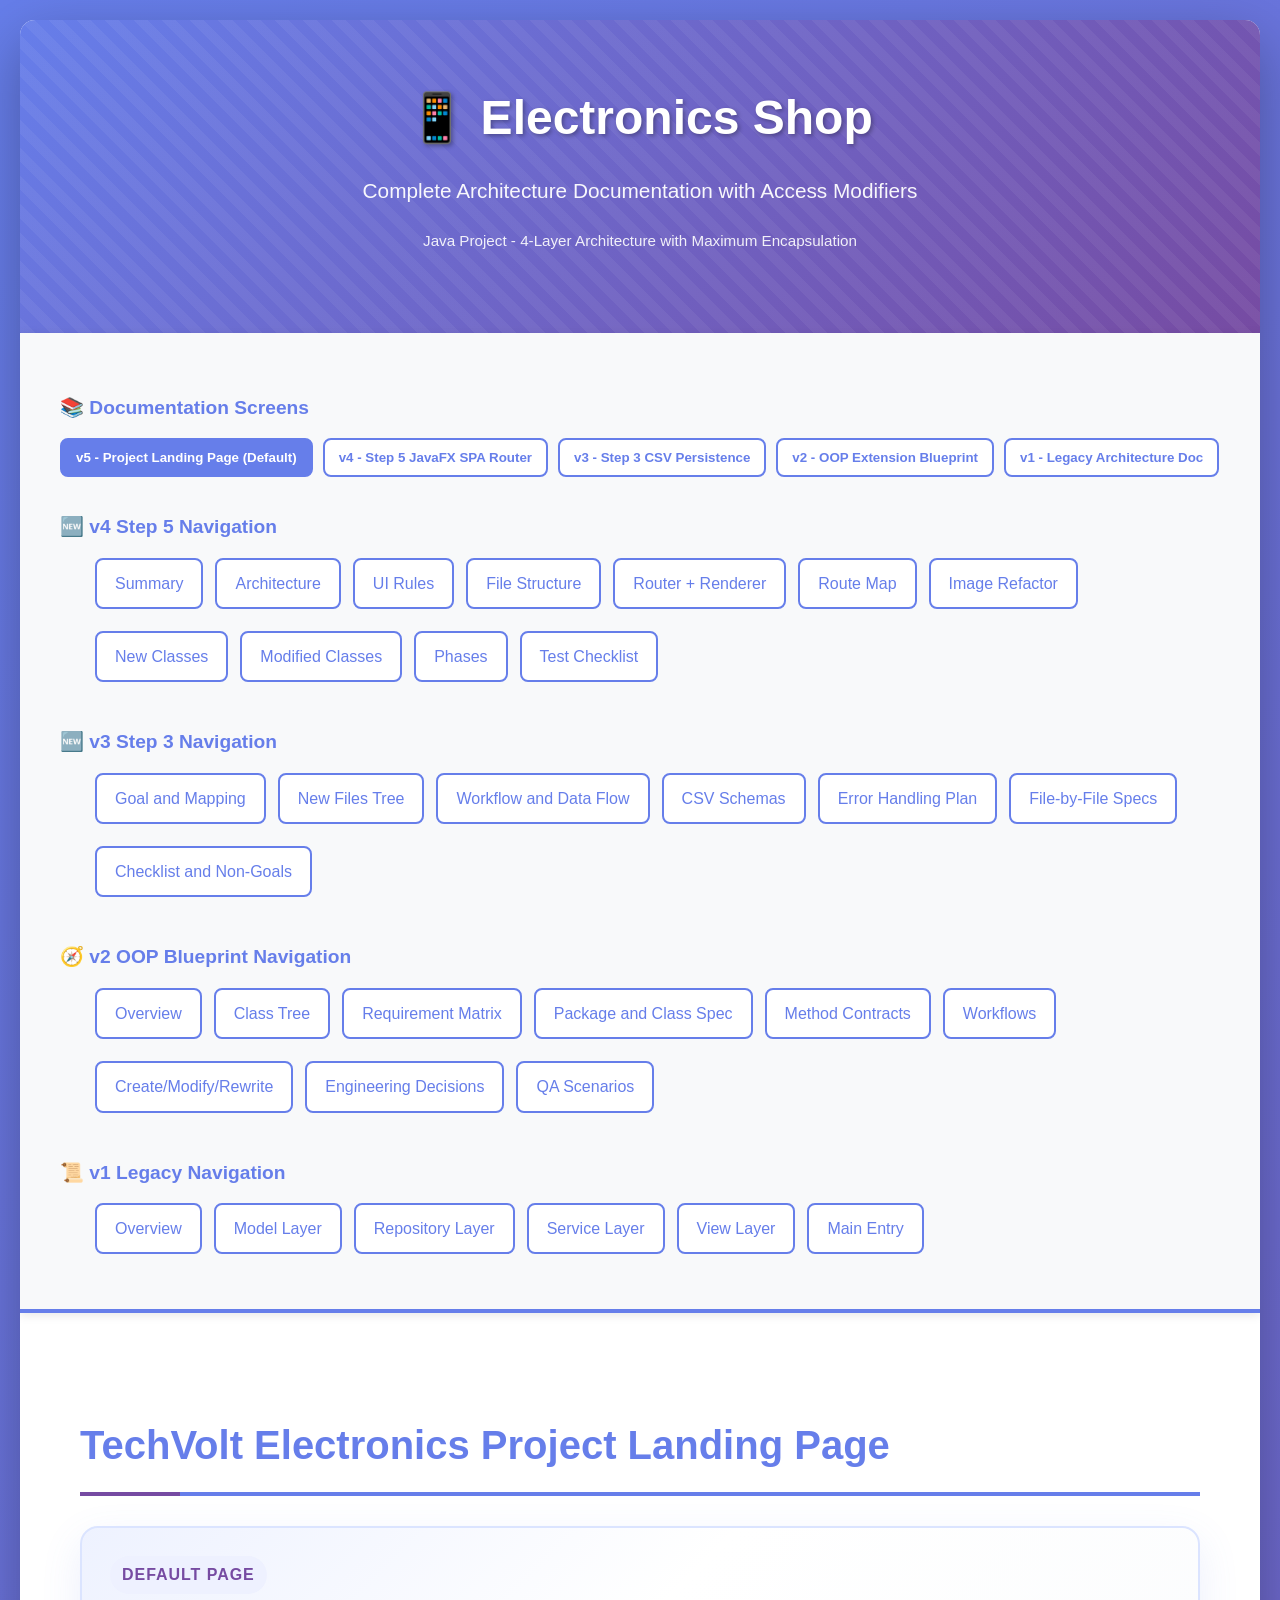
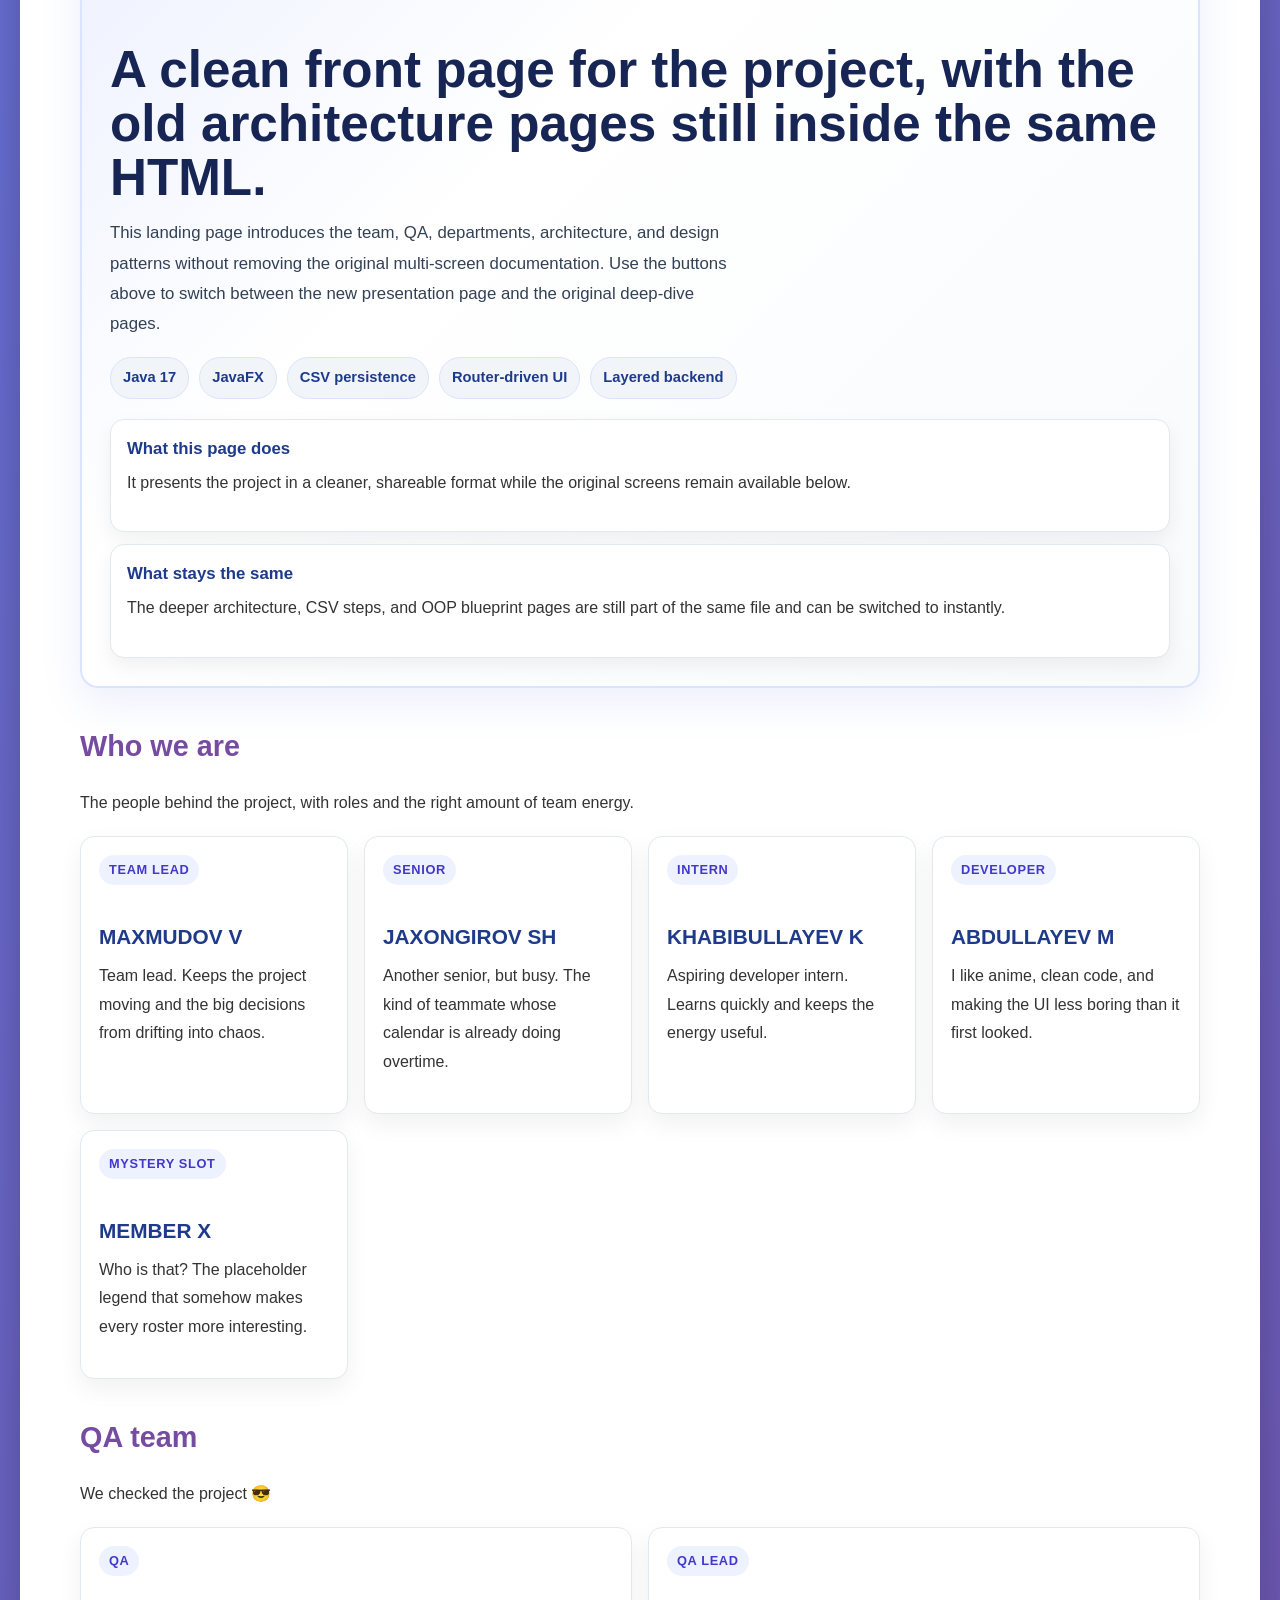
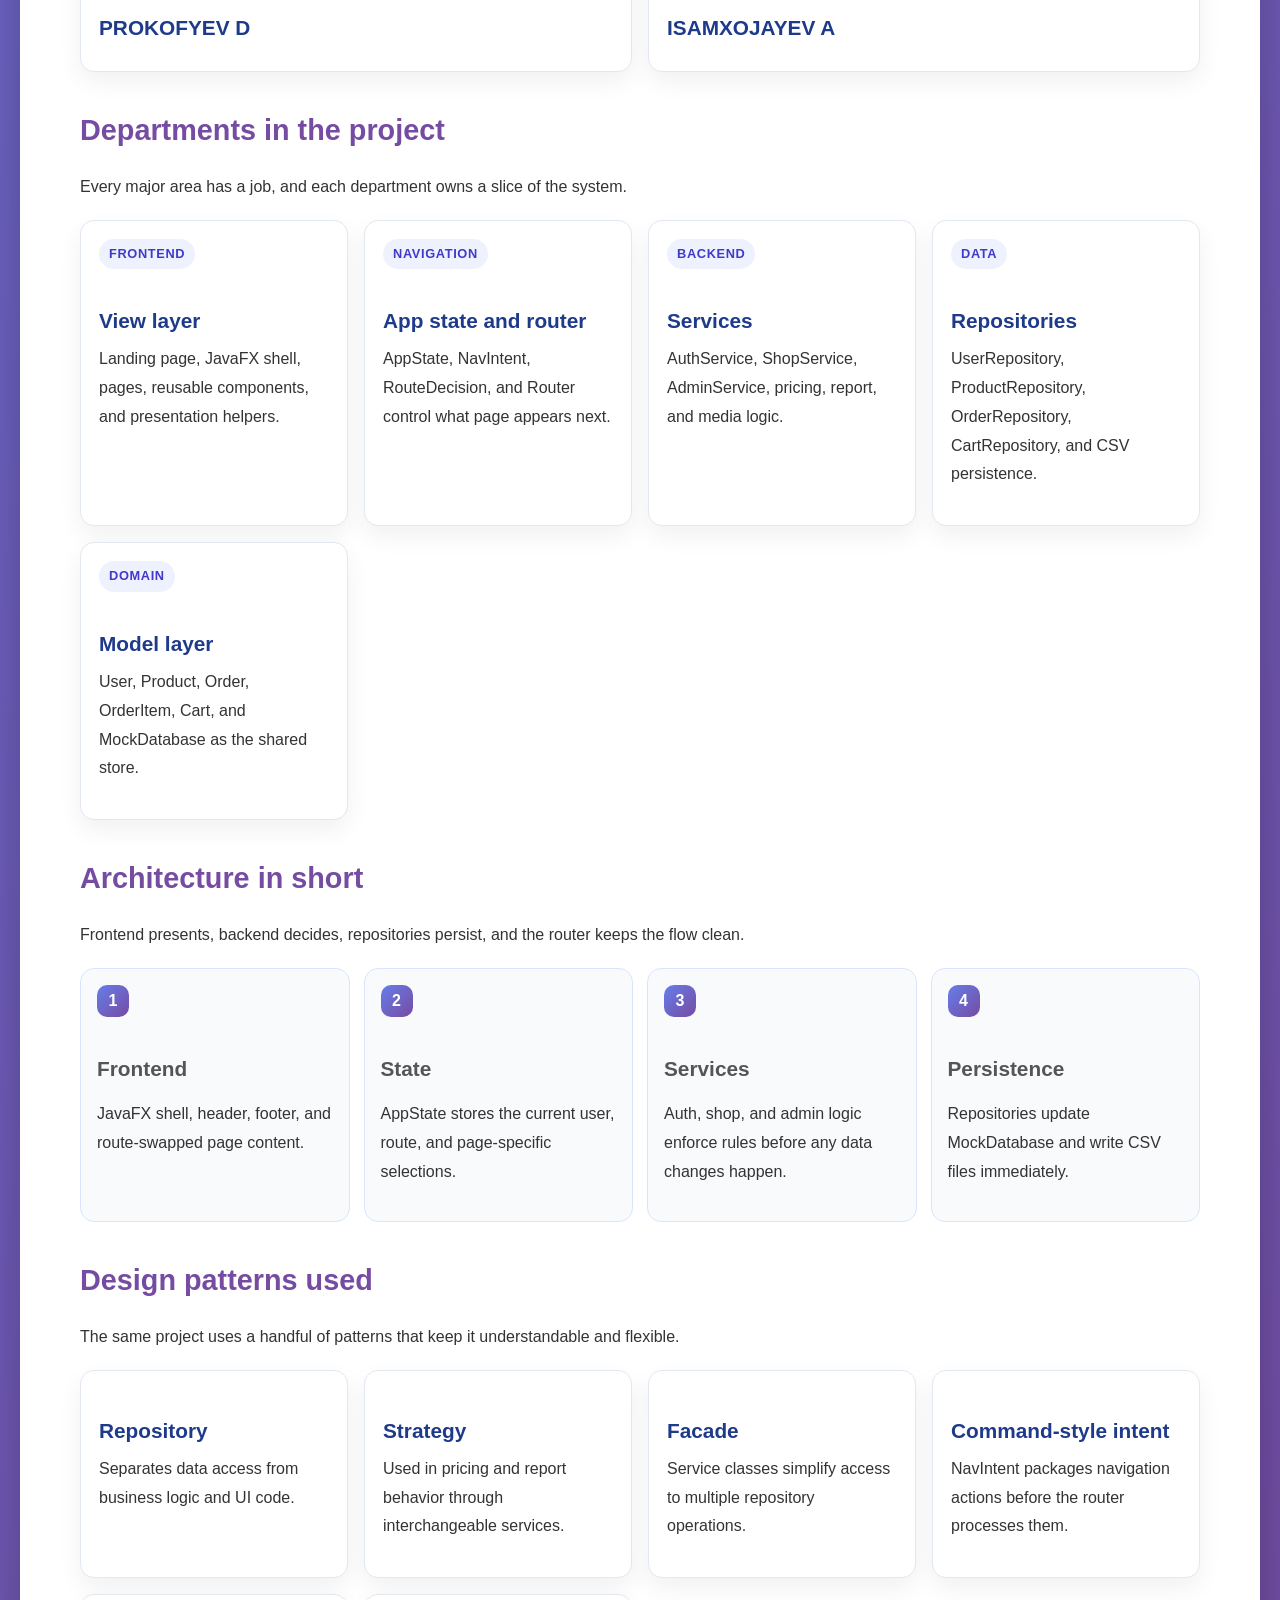
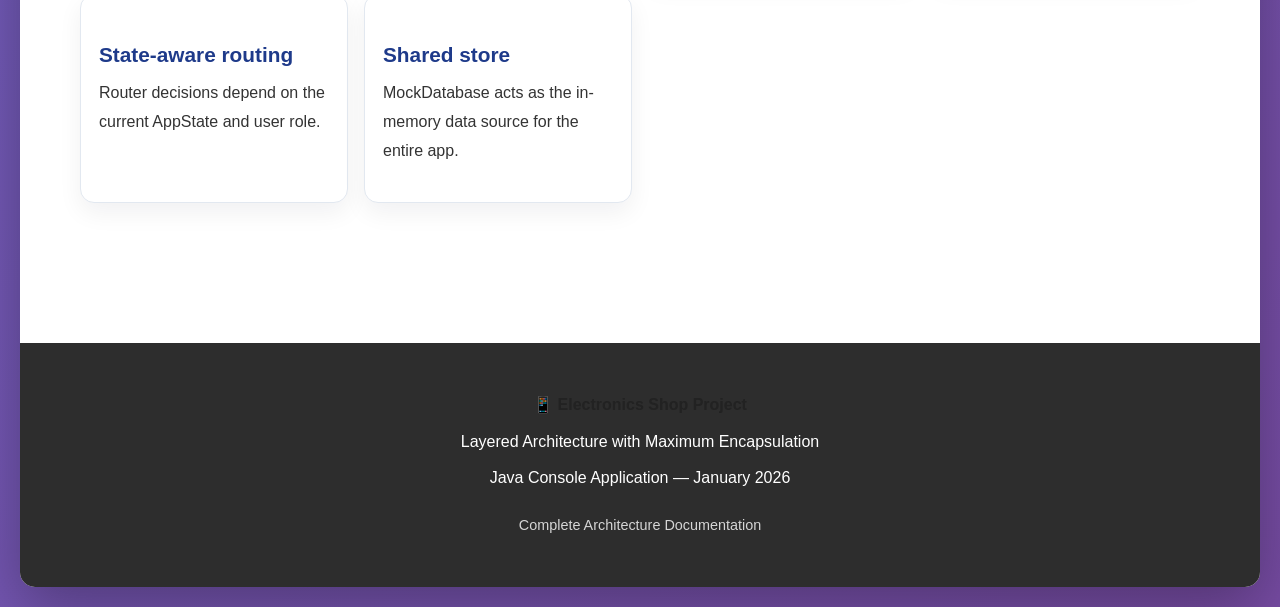
<file: index.html>
<!DOCTYPE html>
<html lang="en">
<head>
    <meta charset="UTF-8">
    <meta name="viewport" content="width=device-width, initial-scale=1.0">
    <title>Electronics Shop - Complete Architecture Documentation</title>
    <style>
        * {
            margin: 0;
            padding: 0;
            box-sizing: border-box;
        }

        :root {
            --primary: #667eea;
            --secondary: #764ba2;
            --success: #28a745;
            --warning: #ffc107;
            --danger: #dc3545;
            --dark: #2d2d2d;
            --light: #f8f9fa;
        }

        body {
            font-family: 'Segoe UI', Tahoma, Geneva, Verdana, sans-serif;
            line-height: 1.6;
            color: #333;
            background: linear-gradient(135deg, var(--primary) 0%, var(--secondary) 100%);
            padding: 20px;
        }

        .container {
            max-width: 1400px;
            margin: 0 auto;
            background: white;
            border-radius: 15px;
            box-shadow: 0 20px 60px rgba(0,0,0,0.3);
            overflow: hidden;
        }

        header {
            background: linear-gradient(135deg, var(--primary) 0%, var(--secondary) 100%);
            color: white;
            padding: 60px 40px;
            text-align: center;
            position: relative;
            overflow: hidden;
        }

        header::before {
            content: '';
            position: absolute;
            top: -50%;
            left: -50%;
            width: 200%;
            height: 200%;
            background: repeating-linear-gradient(
                45deg,
                transparent,
                transparent 10px,
                rgba(255,255,255,0.05) 10px,
                rgba(255,255,255,0.05) 20px
            );
            animation: slide 20s linear infinite;
        }

        @keyframes slide {
            0% { transform: translate(0, 0); }
            100% { transform: translate(50px, 50px); }
        }

        header h1 {
            font-size: 3em;
            margin-bottom: 15px;
            position: relative;
            z-index: 1;
            text-shadow: 2px 2px 4px rgba(0,0,0,0.3);
        }

        header p {
            font-size: 1.3em;
            opacity: 0.95;
            position: relative;
            z-index: 1;
        }

        nav {
            background: var(--light);
            padding: 25px 40px;
            border-bottom: 4px solid var(--primary);
            position: sticky;
            top: 0;
            z-index: 100;
            box-shadow: 0 2px 10px rgba(0,0,0,0.1);
        }

        nav h3 {
            margin-bottom: 15px;
            color: var(--primary);
            font-size: 1.2em;
        }

        nav ul {
            list-style: none;
            display: flex;
            flex-wrap: wrap;
            gap: 12px;
        }

        nav a {
            color: var(--primary);
            text-decoration: none;
            padding: 10px 18px;
            border-radius: 8px;
            transition: all 0.3s;
            background: white;
            border: 2px solid var(--primary);
            font-weight: 500;
            display: inline-block;
        }

        nav a:hover {
            background: var(--primary);
            color: white;
            transform: translateY(-2px);
            box-shadow: 0 4px 8px rgba(102, 126, 234, 0.3);
        }

        .content {
            padding: 60px;
        }

        section {
            margin-bottom: 80px;
            scroll-margin-top: 100px;
        }

        h2 {
            color: var(--primary);
            font-size: 2.5em;
            margin: 40px 0 30px 0;
            padding-bottom: 15px;
            border-bottom: 4px solid var(--primary);
            position: relative;
        }

        h2::after {
            content: '';
            position: absolute;
            bottom: -4px;
            left: 0;
            width: 100px;
            height: 4px;
            background: var(--secondary);
        }

        h3 {
            color: var(--secondary);
            font-size: 1.8em;
            margin: 35px 0 20px 0;
        }

        h4 {
            color: #555;
            font-size: 1.3em;
            margin: 25px 0 15px 0;
        }

        h5 {
            color: #666;
            font-size: 1.1em;
            margin: 20px 0 10px 0;
        }

        p {
            margin-bottom: 18px;
            line-height: 1.8;
        }

        ul, ol {
            margin-left: 35px;
            margin-bottom: 20px;
        }

        li {
            margin-bottom: 10px;
            line-height: 1.7;
        }

        code {
            background: #f4f4f4;
            padding: 3px 8px;
            border-radius: 4px;
            font-family: 'Courier New', Consolas, monospace;
            color: #e83e8c;
            font-size: 0.9em;
        }

        pre {
            background: var(--dark);
            color: #f8f8f2;
            padding: 25px;
            border-radius: 10px;
            overflow-x: auto;
            margin: 25px 0;
            border-left: 5px solid var(--primary);
            box-shadow: 0 4px 12px rgba(0,0,0,0.15);
            position: relative;
        }

        pre::before {
            content: '';
            position: absolute;
            top: 10px;
            right: 10px;
            width: 12px;
            height: 12px;
            background: #ff5f56;
            border-radius: 50%;
            box-shadow: 20px 0 0 #ffbd2e, 40px 0 0 #27c93f;
        }

        pre code {
            background: transparent;
            color: #f8f8f2;
            padding: 0;
            font-size: 0.95em;
            line-height: 1.6;
        }

        .box {
            background: var(--light);
            padding: 25px;
            border-radius: 10px;
            margin: 25px 0;
            border-left: 5px solid var(--primary);
            box-shadow: 0 2px 8px rgba(0,0,0,0.08);
        }

        .box-warning {
            background: #fff3cd;
            border-left-color: var(--warning);
        }

        .box-success {
            background: #d4edda;
            border-left-color: var(--success);
        }

        .box-info {
            background: #d1ecf1;
            border-left-color: #17a2b8;
        }

        .box-danger {
            background: #f8d7da;
            border-left-color: var(--danger);
        }

        table {
            width: 100%;
            border-collapse: collapse;
            margin: 30px 0;
            box-shadow: 0 4px 15px rgba(0,0,0,0.1);
            border-radius: 10px;
            overflow: hidden;
        }

        th, td {
            padding: 16px;
            text-align: left;
            border: 1px solid #ddd;
        }

        th {
            background: linear-gradient(135deg, var(--primary) 0%, var(--secondary) 100%);
            color: white;
            font-weight: 600;
            font-size: 1.05em;
        }

        tr:nth-child(even) {
            background: #f8f9fa;
        }

        tr:hover {
            background: #e9ecef;
            transition: background 0.3s;
        }

        .method-card {
            background: white;
            border: 2px solid #e0e0e0;
            border-radius: 12px;
            padding: 30px;
            margin: 30px 0;
            box-shadow: 0 4px 12px rgba(0,0,0,0.08);
            transition: all 0.3s;
        }

        .method-card:hover {
            box-shadow: 0 8px 20px rgba(102, 126, 234, 0.2);
            border-color: var(--primary);
            transform: translateY(-2px);
        }

        .method-card h4 {
            color: var(--primary);
            margin-top: 0;
        }

        .badge {
            display: inline-block;
            padding: 6px 14px;
            border-radius: 20px;
            font-size: 0.85em;
            font-weight: 600;
            margin-right: 8px;
            margin-bottom: 8px;
        }

        .badge-public {
            background: var(--success);
            color: white;
        }

        .badge-private {
            background: var(--danger);
            color: white;
        }

        .badge-static {
            background: var(--warning);
            color: #333;
        }

        .badge-protected {
            background: #17a2b8;
            color: white;
        }

        footer {
            background: var(--dark);
            color: white;
            text-align: center;
            padding: 40px;
        }

        footer p {
            margin: 8px 0;
        }

        @media (max-width: 768px) {
            .content {
                padding: 30px 20px;
            }

            header h1 {
                font-size: 2em;
            }

            nav ul {
                flex-direction: column;
            }

            h2 {
                font-size: 1.8em;
            }

            table {
                font-size: 0.9em;
            }

            th, td {
                padding: 10px;
            }
        }

        .algorithm {
            background: #e3f2fd;
            padding: 20px;
            border-radius: 8px;
            border-left: 4px solid #2196f3;
            margin: 20px 0;
        }

        .method-signature {
            background: #f5f5f5;
            padding: 15px;
            border-radius: 8px;
            font-family: 'Courier New', monospace;
            margin: 15px 0;
            border: 1px solid #ddd;
        }

        .return-values {
            background: #fff9e6;
            padding: 15px;
            border-radius: 8px;
            border-left: 4px solid var(--warning);
            margin: 15px 0;
        }

        strong {
            color: #222;
        }

        hr {
            border: none;
            border-top: 2px solid #e0e0e0;
            margin: 40px 0;
        }

        .scroll-top {
            position: fixed;
            bottom: 30px;
            right: 30px;
            background: var(--primary);
            color: white;
            width: 50px;
            height: 50px;
            border-radius: 50%;
            display: flex;
            align-items: center;
            justify-content: center;
            font-size: 24px;
            cursor: pointer;
            box-shadow: 0 4px 12px rgba(102, 126, 234, 0.4);
            transition: all 0.3s;
            opacity: 0;
            visibility: hidden;
        }

        .scroll-top.visible {
            opacity: 1;
            visibility: visible;
        }

        .scroll-top:hover {
            background: var(--secondary);
            transform: translateY(-5px);
        }

        .checklist {
            list-style: none;
            margin-left: 0;
        }

        .checklist li {
            padding-left: 35px;
            position: relative;
        }

        .checklist li::before {
            content: '☐';
            position: absolute;
            left: 0;
            color: var(--primary);
            font-size: 1.3em;
        }

        .screen-switcher {
            display: flex;
            gap: 10px;
            margin-bottom: 20px;
            flex-wrap: wrap;
        }

        .screen-btn {
            border: 2px solid var(--primary);
            background: white;
            color: var(--primary);
            padding: 10px 14px;
            border-radius: 8px;
            font-weight: 600;
            cursor: pointer;
            transition: all 0.2s ease;
        }

        .screen-btn.active,
        .screen-btn:hover {
            background: var(--primary);
            color: white;
        }

        .doc-screen {
            display: none;
        }

        .doc-screen.active {
            display: block;
            animation: fadeIn 0.25s ease;
        }

        @keyframes fadeIn {
            from { opacity: 0; transform: translateY(6px); }
            to { opacity: 1; transform: translateY(0); }
        }

        .blueprint-grid {
            display: grid;
            grid-template-columns: repeat(auto-fit, minmax(280px, 1fr));
            gap: 16px;
            margin: 20px 0;
        }

        .blueprint-card {
            border: 2px solid #e8e8e8;
            border-radius: 12px;
            padding: 18px;
            background: #fff;
            box-shadow: 0 2px 8px rgba(0,0,0,0.06);
        }

        .pill {
            display: inline-block;
            padding: 4px 10px;
            border-radius: 16px;
            font-size: 0.8em;
            margin-right: 6px;
            margin-bottom: 8px;
            font-weight: 700;
            background: #eef1ff;
            color: #2b3f9f;
        }

        .flow {
            background: #f7fbff;
            border-left: 4px solid #1e88e5;
            padding: 16px;
            border-radius: 8px;
            margin: 20px 0;
        }

        .status-good {
            color: #1b7f3a;
            font-weight: 700;
        }

        .landing-hero {
            background: linear-gradient(135deg, #eef2ff 0%, #ffffff 35%, #f8fafc 100%);
            border: 2px solid #dbe4ff;
            border-radius: 18px;
            padding: 28px;
            margin-bottom: 26px;
            box-shadow: 0 14px 40px rgba(102, 126, 234, 0.12);
        }

        .landing-hero-grid {
            display: grid;
            grid-template-columns: 1.3fr 0.9fr;
            gap: 20px;
            align-items: start;
        }

        .landing-kicker {
            display: inline-block;
            padding: 6px 12px;
            border-radius: 999px;
            background: #eef1ff;
            color: var(--secondary);
            font-weight: 700;
            letter-spacing: 0.06em;
            text-transform: uppercase;
            margin-bottom: 14px;
        }

        .landing-title {
            color: #172554;
            font-size: clamp(2.1rem, 4vw, 3.6rem);
            line-height: 1.05;
            margin-bottom: 14px;
        }

        .landing-lead {
            color: #334155;
            font-size: 1.05em;
            max-width: 68ch;
        }

        .landing-badges {
            display: flex;
            flex-wrap: wrap;
            gap: 10px;
            margin-top: 18px;
        }

        .landing-badge {
            padding: 8px 12px;
            border-radius: 999px;
            background: #f1f5f9;
            border: 1px solid #dbe4ff;
            color: #1e3a8a;
            font-weight: 600;
            font-size: 0.92em;
        }

        .quick-facts {
            display: grid;
            gap: 12px;
        }

        .fact-card {
            background: white;
            border-radius: 14px;
            border: 1px solid #e2e8f0;
            padding: 16px;
            box-shadow: 0 8px 20px rgba(15, 23, 42, 0.06);
        }

        .fact-card strong {
            display: block;
            color: #1e3a8a;
            margin-bottom: 6px;
            font-size: 1.05em;
        }

        .team-grid,
        .dept-grid,
        .pattern-grid,
        .stack-grid {
            display: grid;
            grid-template-columns: repeat(auto-fit, minmax(240px, 1fr));
            gap: 16px;
        }

        .mini-card {
            background: white;
            border-radius: 14px;
            border: 1px solid #e2e8f0;
            padding: 18px;
            box-shadow: 0 10px 24px rgba(15, 23, 42, 0.06);
        }

        .mini-card h4 {
            color: #1e3a8a;
            margin-bottom: 8px;
        }

        .section-tag {
            display: inline-block;
            padding: 5px 10px;
            border-radius: 999px;
            background: #eef2ff;
            color: #4338ca;
            font-weight: 700;
            font-size: 0.8em;
            margin-bottom: 10px;
            text-transform: uppercase;
            letter-spacing: 0.05em;
        }

        .flow-grid {
            display: grid;
            grid-template-columns: repeat(auto-fit, minmax(210px, 1fr));
            gap: 14px;
        }

        .flow-card {
            background: #f8fafc;
            border: 1px solid #dbe4ff;
            border-radius: 14px;
            padding: 16px;
        }

        .flow-card span {
            display: inline-flex;
            width: 32px;
            height: 32px;
            border-radius: 10px;
            align-items: center;
            justify-content: center;
            background: linear-gradient(135deg, var(--primary), var(--secondary));
            color: white;
            font-weight: 800;
            margin-bottom: 10px;
        }

        .status-change {
            color: #ad7b00;
            font-weight: 700;
        }

            .landing-hero-grid {
                grid-template-columns: 1fr;
            }

        .status-risk {
            color: #b42318;
            font-weight: 700;
        }
    </style>
</head>
<body>
    <div class="container">
        <header>
            <h1>📱 Electronics Shop</h1>
            <p>Complete Architecture Documentation with Access Modifiers</p>
            <p style="font-size: 0.95em; margin-top: 15px; opacity: 0.9;">Java Project - 4-Layer Architecture with Maximum Encapsulation</p>
        </header>

        <nav>
            <h3>📚 Documentation Screens</h3>
            <div class="screen-switcher">
                <button id="show-v5" class="screen-btn active" type="button">v5 - Project Landing Page (Default)</button>
                <button id="show-v4" class="screen-btn" type="button">v4 - Step 5 JavaFX SPA Router</button>
                <button id="show-v3" class="screen-btn" type="button">v3 - Step 3 CSV Persistence</button>
                <button id="show-v2" class="screen-btn" type="button">v2 - OOP Extension Blueprint</button>
                <button id="show-v1" class="screen-btn" type="button">v1 - Legacy Architecture Doc</button>
            </div>

            <h3>🆕 v4 Step 5 Navigation</h3>
            <ul>
                <li><a href="#v4-summary" data-screen="v4">Summary</a></li>
                <li><a href="#v4-arch" data-screen="v4">Architecture</a></li>
                <li><a href="#v4-rules" data-screen="v4">UI Rules</a></li>
                <li><a href="#v4-tree" data-screen="v4">File Structure</a></li>
                <li><a href="#v4-router" data-screen="v4">Router + Renderer</a></li>
                <li><a href="#v4-routes" data-screen="v4">Route Map</a></li>
                <li><a href="#v4-image" data-screen="v4">Image Refactor</a></li>
                <li><a href="#v4-classes" data-screen="v4">New Classes</a></li>
                <li><a href="#v4-existing" data-screen="v4">Modified Classes</a></li>
                <li><a href="#v4-phases" data-screen="v4">Phases</a></li>
                <li><a href="#v4-checklist" data-screen="v4">Test Checklist</a></li>
            </ul>

            <h3>🆕 v3 Step 3 Navigation</h3>
            <ul>
                <li><a href="#v3-goal" data-screen="v3">Goal and Mapping</a></li>
                <li><a href="#v3-tree" data-screen="v3">New Files Tree</a></li>
                <li><a href="#v3-workflows" data-screen="v3">Workflow and Data Flow</a></li>
                <li><a href="#v3-schemas" data-screen="v3">CSV Schemas</a></li>
                <li><a href="#v3-errors" data-screen="v3">Error Handling Plan</a></li>
                <li><a href="#v3-implementation" data-screen="v3">File-by-File Specs</a></li>
                <li><a href="#v3-checklist" data-screen="v3">Checklist and Non-Goals</a></li>
            </ul>

            <h3>🧭 v2 OOP Blueprint Navigation</h3>
            <ul>
                <li><a href="#oop-overview" data-screen="v2">Overview</a></li>
                <li><a href="#oop-tree" data-screen="v2">Class Tree</a></li>
                <li><a href="#oop-matrix" data-screen="v2">Requirement Matrix</a></li>
                <li><a href="#oop-packages" data-screen="v2">Package and Class Spec</a></li>
                <li><a href="#oop-method-contracts" data-screen="v2">Method Contracts</a></li>
                <li><a href="#oop-workflows" data-screen="v2">Workflows</a></li>
                <li><a href="#oop-changes" data-screen="v2">Create/Modify/Rewrite</a></li>
                <li><a href="#oop-audit" data-screen="v2">Engineering Decisions</a></li>
                <li><a href="#oop-qa" data-screen="v2">QA Scenarios</a></li>
            </ul>

            <h3>📜 v1 Legacy Navigation</h3>
            <ul>
                <li><a href="#overview" data-screen="v1">Overview</a></li>
                <li><a href="#model" data-screen="v1">Model Layer</a></li>
                <li><a href="#repository" data-screen="v1">Repository Layer</a></li>
                <li><a href="#service" data-screen="v1">Service Layer</a></li>
                <li><a href="#view" data-screen="v1">View Layer</a></li>
                <li><a href="#main" data-screen="v1">Main Entry</a></li>
            </ul>
        </nav>

        <div class="content">

            <!-- ==================== V5 SCREEN ==================== -->
            <div id="screen-v5" class="doc-screen active">
                <section id="landing-home">
                    <h2>TechVolt Electronics Project Landing Page</h2>
                    <div class="landing-hero">
                        <div class="landing-hero-grid">
                            <div>
                                <span class="landing-kicker">Default page</span>
                                <h3 class="landing-title">A clean front page for the project, with the old architecture pages still inside the same HTML.</h3>
                                <p class="landing-lead">This landing page introduces the team, QA, departments, architecture, and design patterns without removing the original multi-screen documentation. Use the buttons above to switch between the new presentation page and the original deep-dive pages.</p>
                                <div class="landing-badges">
                                    <span class="landing-badge">Java 17</span>
                                    <span class="landing-badge">JavaFX</span>
                                    <span class="landing-badge">CSV persistence</span>
                                    <span class="landing-badge">Router-driven UI</span>
                                    <span class="landing-badge">Layered backend</span>
                                </div>
                            </div>
                            <div class="quick-facts">
                                <div class="fact-card">
                                    <strong>What this page does</strong>
                                    <p>It presents the project in a cleaner, shareable format while the original screens remain available below.</p>
                                </div>
                                <div class="fact-card">
                                    <strong>What stays the same</strong>
                                    <p>The deeper architecture, CSV steps, and OOP blueprint pages are still part of the same file and can be switched to instantly.</p>
                                </div>
                            </div>
                        </div>
                    </div>

                    <div class="section-head">
                        <div>
                            <h3>Who we are</h3>
                            <p>The people behind the project, with roles and the right amount of team energy.</p>
                        </div>
                    </div>
                    <div class="team-grid">
                        <div class="mini-card">
                            <span class="section-tag">Team Lead</span>
                            <h4>MAXMUDOV V</h4>
                            <p>Team lead. Keeps the project moving and the big decisions from drifting into chaos.</p>
                        </div>
                        <div class="mini-card">
                            <span class="section-tag">Senior</span>
                            <h4>JAXONGIROV SH</h4>
                            <p>Another senior, but busy. The kind of teammate whose calendar is already doing overtime.</p>
                        </div>
                        <div class="mini-card">
                            <span class="section-tag">Intern</span>
                            <h4>KHABIBULLAYEV K</h4>
                            <p>Aspiring developer intern. Learns quickly and keeps the energy useful.</p>
                        </div>
                        <div class="mini-card">
                            <span class="section-tag">Developer</span>
                            <h4>ABDULLAYEV M</h4>
                            <p>I like anime, clean code, and making the UI less boring than it first looked.</p>
                        </div>
                        <div class="mini-card">
                            <span class="section-tag">Mystery Slot</span>
                            <h4>MEMBER X</h4>
                            <p>Who is that? The placeholder legend that somehow makes every roster more interesting.</p>
                        </div>
                    </div>

                    <div class="section-head">
                        <div>
                            <h3>QA team</h3>
                            <p>We checked the project 😎 </p>
                        </div>
                    </div>
                    <div class="team-grid">
                        <div class="mini-card">
                            <span class="section-tag">QA</span>
                            <h4>PROKOFYEV D</h4>
                  
                        </div>
                        <div class="mini-card">
                            <span class="section-tag">QA LEAD</span>
                            <h4>ISAMXOJAYEV A</h4>

                        </div>
                    </div>

                    <div class="section-head">
                        <div>
                            <h3>Departments in the project</h3>
                            <p>Every major area has a job, and each department owns a slice of the system.</p>
                        </div>
                    </div>
                    <div class="dept-grid">
                        <div class="mini-card">
                            <span class="section-tag">Frontend</span>
                            <h4>View layer</h4>
                            <p>Landing page, JavaFX shell, pages, reusable components, and presentation helpers.</p>
                        </div>
                        <div class="mini-card">
                            <span class="section-tag">Navigation</span>
                            <h4>App state and router</h4>
                            <p>AppState, NavIntent, RouteDecision, and Router control what page appears next.</p>
                        </div>
                        <div class="mini-card">
                            <span class="section-tag">Backend</span>
                            <h4>Services</h4>
                            <p>AuthService, ShopService, AdminService, pricing, report, and media logic.</p>
                        </div>
                        <div class="mini-card">
                            <span class="section-tag">Data</span>
                            <h4>Repositories</h4>
                            <p>UserRepository, ProductRepository, OrderRepository, CartRepository, and CSV persistence.</p>
                        </div>
                        <div class="mini-card">
                            <span class="section-tag">Domain</span>
                            <h4>Model layer</h4>
                            <p>User, Product, Order, OrderItem, Cart, and MockDatabase as the shared store.</p>
                        </div>
                    </div>

                    <div class="section-head">
                        <div>
                            <h3>Architecture in short</h3>
                            <p>Frontend presents, backend decides, repositories persist, and the router keeps the flow clean.</p>
                        </div>
                    </div>
                    <div class="flow-grid">
                        <div class="flow-card"><span>1</span><h4>Frontend</h4><p>JavaFX shell, header, footer, and route-swapped page content.</p></div>
                        <div class="flow-card"><span>2</span><h4>State</h4><p>AppState stores the current user, route, and page-specific selections.</p></div>
                        <div class="flow-card"><span>3</span><h4>Services</h4><p>Auth, shop, and admin logic enforce rules before any data changes happen.</p></div>
                        <div class="flow-card"><span>4</span><h4>Persistence</h4><p>Repositories update MockDatabase and write CSV files immediately.</p></div>
                    </div>

                    <div class="section-head">
                        <div>
                            <h3>Design patterns used</h3>
                            <p>The same project uses a handful of patterns that keep it understandable and flexible.</p>
                        </div>
                    </div>
                    <div class="pattern-grid">
                        <div class="mini-card"><h4>Repository</h4><p>Separates data access from business logic and UI code.</p></div>
                        <div class="mini-card"><h4>Strategy</h4><p>Used in pricing and report behavior through interchangeable services.</p></div>
                        <div class="mini-card"><h4>Facade</h4><p>Service classes simplify access to multiple repository operations.</p></div>
                        <div class="mini-card"><h4>Command-style intent</h4><p>NavIntent packages navigation actions before the router processes them.</p></div>
                        <div class="mini-card"><h4>State-aware routing</h4><p>Router decisions depend on the current AppState and user role.</p></div>
                        <div class="mini-card"><h4>Shared store</h4><p>MockDatabase acts as the in-memory data source for the entire app.</p></div>
                    </div>
                </section>
            </div>
            <!-- ==================== END V5 SCREEN ==================== -->

            <!-- ==================== V4 SCREEN ==================== -->
            <div id="screen-v4" class="doc-screen">

                <section id="v4-summary">
                    <h2>v4: Step 5 &mdash; JavaFX SPA Router + Product Image Refactor</h2>
                    <div class="box box-info">
                        <h3>Executive Summary</h3>
                        <p>We are moving from a console UI loop to a JavaFX desktop frontend with SPA-style behavior.</p>
                        <p>The new UI model: one window (<code>Stage</code>), one shell layout, fixed header at top, dynamic page content in center, footer always present at the bottom of page content (not sticky), route decision made by a custom router based on app state.</p>
                        <p>The old <code>while</code> loop behavior from console is preserved conceptually as: <code>intent &rarr; router decision &rarr; renderer swaps page</code>.</p>
                    </div>
                </section>

                <section id="v4-arch">
                    <h2>1) Current vs Target Architecture</h2>
                    <div class="blueprint-grid">
                        <div class="blueprint-card">
                            <h4>Current (Console)</h4>
                            <ul>
                                <li>Console interaction in menu loops</li>
                                <li>Navigation through numeric options</li>
                                <li>Rendering is text output in terminal</li>
                            </ul>
                        </div>
                        <div class="blueprint-card">
                            <h4>Target (JavaFX)</h4>
                            <ul>
                                <li>JavaFX event-driven navigation</li>
                                <li>Navigation based on route/state, not scanner input loops</li>
                                <li>Rendering through JavaFX Nodes</li>
                                <li>Same service and repository business logic reused underneath</li>
                            </ul>
                        </div>
                    </div>
                </section>

                <section id="v4-rules">
                    <h2>2) Core UI Rules (Non-Negotiable)</h2>
                    <div class="box box-danger">
                        <ol>
                            <li>Header is fixed in the top region and is always visible.</li>
                            <li>Main page content is route-driven and replaced by renderer.</li>
                            <li>Footer is always rendered as part of page flow at the bottom.</li>
                            <li>Footer is <strong>not</strong> fixed to viewport bottom.</li>
                            <li>On long pages, users scroll to reach footer.</li>
                        </ol>
                    </div>
                    <div class="box box-info">
                        <h3>Runtime Baseline</h3>
                        <ul>
                            <li>JDK 17+</li>
                            <li>Maven wrapper in repository root</li>
                            <li>JavaFX dependencies managed by Maven</li>
                            <li>IntelliJ can open this repository directly as a Maven project</li>
                        </ul>
                    </div>
                </section>

                <section id="v4-tree">
                    <h2>3) Target File Structure</h2>
                    <div class="box box-warning">
                        <p><code>*</code> modified existing file &nbsp;|&nbsp; <code>**</code> new file</p>
                    </div>
                    <pre><code>.
|-- README.md *
|-- pom.xml *  /  mvnw *  /  mvnw.cmd *
|-- data
|   |-- users.csv  /  orders.csv  /  order_items.csv
|   |-- products.csv *
|   `-- images **
|       `-- .gitkeep **
`-- src/com/university/shopping
    |-- Main.java
    |-- Launcher.java *
    |-- MainFx.java *
    |-- app **
    |   |-- AppState.java **
    |   |-- Route.java **
    |   |-- NavIntentType.java **
    |   |-- NavIntent.java **
    |   |-- RouteDecision.java **
    |   `-- Router.java **
    |-- dto **
    |   `-- ProductImageUpdateRequest.java **
    |-- model
    |   |-- MockDatabase.java *
    |   |-- Product.java *    (+ imageName, imagePath)
    |   `-- (User, Order, OrderItem, Cart - unchanged)
    |-- repository
    |   |-- CsvBootstrapInitializer.java *
    |   |-- CsvPersistenceUtil.java *
    |   |-- ProductRepository.java *
    |   `-- (UserRepository, OrderRepository, CartRepository, ErrorLogger)
    |-- service
    |   |-- AuthService.java *
    |   |-- ShopService.java *
    |   |-- AdminService.java *
    |   |-- media **
    |   |   `-- ProductImageService.java **
    |   |-- pricing/*
    |   `-- report/*
    `-- view
        |-- ConsoleUI.java *
        |-- contracts
        |   |-- MenuActions.java *
        |   |-- ScreenComponent.java **
        |   `-- ScreenContext.java **
        |-- renderer
        |   `-- UiRenderer.java **
        |-- layout
        |   `-- AppShell.java **
        |-- components
        |   |-- HeaderNavComponent.java **
        |   |-- FooterComponent.java **
        |   |-- NotificationBarComponent.java **
        |   `-- ProductCardComponent.java **
        |-- pages
        |   |-- LoginPage.java **
        |   |-- RegisterPage.java **
        |   |-- GuestProductsPage.java **
        |   |-- CustomerProductsPage.java **
        |   |-- ProductDetailsPage.java **
        |   |-- CartPage.java **
        |   |-- CheckoutPage.java **
        |   |-- AdminProductsPage.java **
        |   |-- AdminProductEditorPage.java **
        |   |-- AdminUsersPage.java **
        |   `-- AdminReportsPage.java **
        |-- screens
        |   |-- AbstractScreen.java *
        |   |-- AuthScreen.java *
        |   |-- CustomerScreen.java *
        |   `-- AdminScreen.java *
        `-- styles
            |-- app.css **
            `-- theme.css **</code></pre>
                </section>

                <section id="v4-router">
                    <h2>4) Router + Renderer Model</h2>
                    <div class="method-card">
                        <h3>4.1 Layout Model</h3>
                        <p>Root is <code>BorderPane</code>:</p>
                        <ul>
                            <li><code>top</code>: header nav component (fixed)</li>
                            <li><code>center</code>: <code>ScrollPane</code> containing <code>VBox pageFlow</code></li>
                            <li><code>pageFlow</code> children always in order: (1) active page node, (2) footer node</li>
                        </ul>
                    </div>
                    <div class="method-card">
                        <h3>4.2 Route Loop Model (replaces console while-loop)</h3>
                        <ol>
                            <li>User action creates <code>NavIntent</code>.</li>
                            <li>Router evaluates user state and permissions.</li>
                            <li>Router returns <code>RouteDecision</code>.</li>
                            <li>Renderer swaps page content.</li>
                            <li>Optional lifecycle hooks run (<code>onBeforeLeave</code>, <code>onAfterEnter</code>).</li>
                        </ol>
                    </div>
                    <div class="method-card">
                        <h3>4.3 Access Guards</h3>
                        <ul>
                            <li><strong>Guest routes:</strong> only when not logged in.</li>
                            <li><strong>Customer routes:</strong> require logged-in non-admin user.</li>
                            <li><strong>Admin routes:</strong> require admin user.</li>
                            <li><strong>Invalid request:</strong> redirected with user-visible reason.</li>
                        </ul>
                    </div>
                </section>

                <section id="v4-routes">
                    <h2>5) Route Map</h2>
                    <table>
                        <thead>
                            <tr><th>Route ID</th><th>Owner Screen</th><th>Auth Required</th></tr>
                        </thead>
                        <tbody>
                            <tr><td><code>AUTH_LOGIN</code></td><td>AuthScreen</td><td>Guest only</td></tr>
                            <tr><td><code>AUTH_REGISTER</code></td><td>AuthScreen</td><td>Guest only</td></tr>
                            <tr><td><code>GUEST_PRODUCTS</code></td><td>AuthScreen</td><td>Guest only</td></tr>
                            <tr><td><code>CUSTOMER_PRODUCTS</code></td><td>CustomerScreen</td><td>Logged-in user</td></tr>
                            <tr><td><code>CUSTOMER_PRODUCT_DETAILS</code></td><td>CustomerScreen</td><td>Logged-in user</td></tr>
                            <tr><td><code>CUSTOMER_CART</code></td><td>CustomerScreen</td><td>Logged-in user</td></tr>
                            <tr><td><code>CUSTOMER_CHECKOUT</code></td><td>CustomerScreen</td><td>Logged-in user</td></tr>
                            <tr><td><code>ADMIN_PRODUCTS</code></td><td>AdminScreen</td><td>Admin only</td></tr>
                            <tr><td><code>ADMIN_PRODUCT_EDITOR</code></td><td>AdminScreen</td><td>Admin only</td></tr>
                            <tr><td><code>ADMIN_USERS</code></td><td>AdminScreen</td><td>Admin only</td></tr>
                            <tr><td><code>ADMIN_REPORTS</code></td><td>AdminScreen</td><td>Admin only</td></tr>
                        </tbody>
                    </table>
                </section>

                <section id="v4-image">
                    <h2>6) Product Image Refactor</h2>
                    <div class="method-card">
                        <h3>6.1 New Product Model Fields</h3>
                        <pre><code>private String imageName;   // shown in UI
private String imagePath;   // relative path persisted in CSV</code></pre>
                    </div>
                    <div class="method-card">
                        <h3>6.2 CSV Schema Change</h3>
                        <p><strong>Old header:</strong></p>
                        <pre><code>id,name,price,category,description,stockQuantity,isDiscounted,discountPercentage</code></pre>
                        <p><strong>New header:</strong></p>
                        <pre><code>id,name,price,category,description,stockQuantity,isDiscounted,discountPercentage,imageName,imagePath</code></pre>
                        <div class="box box-success">
                            <p><strong>Backward compatibility:</strong> If row has 8 columns, default image fields to empty strings.</p>
                        </div>
                    </div>
                    <div class="method-card">
                        <h3>6.3 File Storage Policy</h3>
                        <ul>
                            <li>Store image files under <code>data/images/</code>.</li>
                            <li>Persist only relative path, never machine-specific absolute path.</li>
                            <li>Remove file on delete/replace as best effort.</li>
                            <li>Allowed extensions: <code>png</code>, <code>jpg</code>, <code>jpeg</code>, <code>webp</code>.</li>
                        </ul>
                    </div>
                </section>

                <section id="v4-classes">
                    <h2>7) New Class Reference</h2>

                    <div class="method-card">
                        <h3><code>MainFx</code> &mdash; <span style="font-size:0.8em;color:#888">com.university.shopping</span></h3>
                        <p>JavaFX entry application. Builds dependency graph and root shell.</p>
                        <pre><code>Fields:
  AuthService authService
  ShopService shopService
  AdminService adminService
  AppState appState
  Router router
  UiRenderer renderer

Methods:
  void start(Stage stage)         // initialize app, create scene, render initial route
  static void main(String[] args) // launch JavaFX app</code></pre>
                    </div>

                    <div class="method-card">
                        <h3><code>AppState</code> &mdash; <span style="font-size:0.8em;color:#888">app</span></h3>
                        <p>Single source of UI state.</p>
                        <pre><code>Fields:
  User currentUser
  Route currentRoute
  Integer selectedProductId
  String flashMessage
  boolean loading

Key method:
  String consumeFlashMessage()  // returns flash message and clears it</code></pre>
                    </div>

                    <div class="method-card">
                        <h3><code>NavIntent</code> &mdash; <span style="font-size:0.8em;color:#888">app</span></h3>
                        <p>Immutable navigation input to router. Factory methods:</p>
                        <pre><code>static NavIntent appStart()
static NavIntent open(Route route)
static NavIntent openProduct(int productId)
static NavIntent loginSuccess()
static NavIntent registerSuccess()
static NavIntent checkoutSuccess()
static NavIntent logout()</code></pre>
                    </div>

                    <div class="method-card">
                        <h3><code>Router</code> &mdash; <span style="font-size:0.8em;color:#888">app</span></h3>
                        <p>State-aware and role-aware route decision engine.</p>
                        <pre><code>RouteDecision dispatch(NavIntent intent)
RouteDecision evaluateCurrentState()
boolean canAccess(Route route)</code></pre>
                    </div>

                    <div class="method-card">
                        <h3><code>ScreenContext</code> &mdash; <span style="font-size:0.8em;color:#888">view.contracts</span></h3>
                        <p>Shared dependency container for all screens and pages.</p>
                        <pre><code>AppState appState
Router router
UiRenderer renderer
AuthService authService
ShopService shopService
AdminService adminService
ProductImageService productImageService</code></pre>
                    </div>

                    <div class="method-card">
                        <h3><code>UiRenderer</code> &mdash; <span style="font-size:0.8em;color:#888">view.renderer</span></h3>
                        <p>Route-to-screen resolution and center content swap.</p>
                        <pre><code>void render(Route route, ScreenContext context)
void setNotification(String message, boolean error)
ScreenComponent resolveScreen(Route route)</code></pre>
                    </div>

                    <div class="method-card">
                        <h3><code>AppShell</code> &mdash; <span style="font-size:0.8em;color:#888">view.layout</span></h3>
                        <p>Owns stable regions and enforces header/footer layout behavior.</p>
                        <pre><code>Fields:
  BorderPane root
  HeaderNavComponent header
  ScrollPane scrollRoot
  VBox pageFlow
  FooterComponent footer

Methods:
  Parent buildRoot(ScreenContext context)
  void setPageContent(Node pageNode)  // keeps order: [pageNode, footer]
  BorderPane getRoot()</code></pre>
                    </div>

                    <div class="method-card">
                        <h3><code>ProductImageService</code> &mdash; <span style="font-size:0.8em;color:#888">service.media</span></h3>
                        <p>Validates, copies, and removes product image files.</p>
                        <pre><code>String storeProductImage(ProductImageUpdateRequest request)
  // validate extension + copy file -> returns stored relative path

boolean removeProductImage(String relativePath)
  // delete file -> returns delete status

boolean isSupportedImage(String fileName)
  // checks extension validity (png, jpg, jpeg, webp)</code></pre>
                    </div>

                    <h3>View Components</h3>
                    <div class="blueprint-grid">
                        <div class="blueprint-card">
                            <h4><code>HeaderNavComponent</code></h4>
                            <p>Role-aware top navigation with user badge. Methods: <code>render(context)</code>, <code>refresh(context)</code>.</p>
                        </div>
                        <div class="blueprint-card">
                            <h4><code>FooterComponent</code></h4>
                            <p>Footer at bottom of page flow (scroll to reach). Method: <code>render(context)</code>.</p>
                        </div>
                        <div class="blueprint-card">
                            <h4><code>NotificationBarComponent</code></h4>
                            <p>Success/error banner. Methods: <code>showSuccess()</code>, <code>showError()</code>, <code>clear()</code>.</p>
                        </div>
                        <div class="blueprint-card">
                            <h4><code>ProductCardComponent</code></h4>
                            <p>Reusable catalog card with image thumbnail and fallback placeholder.</p>
                        </div>
                    </div>

                    <h3>Page Classes &mdash; <code>view.pages</code></h3>
                    <p>All pages implement <code>Node render(ScreenContext context)</code>. Each page owns its controls and event listeners, calls service methods, emits router intents on transitions, and shows notification messages.</p>
                    <div class="blueprint-grid">
                        <div class="blueprint-card"><code>LoginPage</code></div>
                        <div class="blueprint-card"><code>RegisterPage</code></div>
                        <div class="blueprint-card"><code>GuestProductsPage</code></div>
                        <div class="blueprint-card"><code>CustomerProductsPage</code></div>
                        <div class="blueprint-card"><code>ProductDetailsPage</code></div>
                        <div class="blueprint-card"><code>CartPage</code></div>
                        <div class="blueprint-card"><code>CheckoutPage</code></div>
                        <div class="blueprint-card"><code>AdminProductsPage</code></div>
                        <div class="blueprint-card"><code>AdminProductEditorPage</code></div>
                        <div class="blueprint-card"><code>AdminUsersPage</code></div>
                        <div class="blueprint-card"><code>AdminReportsPage</code></div>
                    </div>
                </section>

                <section id="v4-existing">
                    <h2>8) Existing Classes to Modify</h2>
                    <table>
                        <thead>
                            <tr><th>Class</th><th>Change Required</th></tr>
                        </thead>
                        <tbody>
                            <tr><td><code>Product</code></td><td>Add <code>imageName</code>, <code>imagePath</code> fields, constructor overload, and accessors</td></tr>
                            <tr><td><code>CsvPersistenceUtil</code></td><td>Update write logic for 10-column product rows</td></tr>
                            <tr><td><code>CsvBootstrapInitializer</code></td><td>Parse 10-column rows; fallback for 8-column legacy rows (empty image fields)</td></tr>
                            <tr><td><code>ProductRepository</code></td><td>Add image metadata mutation methods and persist CSV after mutation</td></tr>
                            <tr><td><code>AdminService</code></td><td>Add <code>setProductImage()</code> and <code>removeProductImage()</code> methods</td></tr>
                            <tr><td><code>AuthService / ShopService</code></td><td>Minor wiring updates; no major behavior change required</td></tr>
                            <tr><td><code>ConsoleUI</code></td><td>Keep temporarily for fallback console mode during JavaFX migration</td></tr>
                            <tr><td><code>AbstractScreen / AuthScreen / CustomerScreen / AdminScreen</code></td><td>Refactor from console rendering to JavaFX <code>ScreenComponent</code> wrappers</td></tr>
                        </tbody>
                    </table>
                </section>

                <section id="v4-phases">
                    <h2>9) Phased Implementation Plan</h2>
                    <div class="blueprint-grid">
                        <div class="blueprint-card">
                            <h4>Phase 1 &mdash; Foundation</h4>
                            <p>Create <code>AppState</code>, <code>Route</code>, <code>NavIntent</code>, <code>Router</code>, <code>RouteDecision</code>. Build <code>AppShell</code> and <code>UiRenderer</code>. Confirm header/footer layout behavior.</p>
                        </div>
                        <div class="blueprint-card">
                            <h4>Phase 2 &mdash; Auth + Guest Catalog</h4>
                            <p>Implement <code>LoginPage</code>, <code>RegisterPage</code>, <code>GuestProductsPage</code>. Add route guards and redirects.</p>
                        </div>
                        <div class="blueprint-card">
                            <h4>Phase 3 &mdash; Customer Flow</h4>
                            <p>Implement customer products, details, cart, and checkout pages. Wire into router.</p>
                        </div>
                        <div class="blueprint-card">
                            <h4>Phase 4 &mdash; Admin Flow</h4>
                            <p>Implement admin products table, product editor, users management, and reports pages.</p>
                        </div>
                        <div class="blueprint-card">
                            <h4>Phase 5 &mdash; Product Image Refactor</h4>
                            <p>Add model fields, update CSV schema, implement <code>ProductImageService</code>, wire admin upload/remove workflows.</p>
                        </div>
                        <div class="blueprint-card">
                            <h4>Phase 6 &mdash; Stabilization</h4>
                            <p>Regression tests, manual UX checks, route guard verification, CSV backward-compatibility checks.</p>
                        </div>
                    </div>
                </section>

                <section id="v4-flow">
                    <h2>10) High-Order Flowchart</h2>
                    <div class="flow">
                        <pre><code>App Launch
  &rarr; MainFx: build services, state, router, renderer
        &rarr; Router.evaluateCurrentState()
              &rarr; UiRenderer.render(route, context)
                    &rarr; AppShell: Header (fixed top) + ScrollPane (center)
                          &rarr; pageFlow VBox:
                                [1] active page Node
                                [2] footer Node

User action (click / submit)
  &rarr; Create NavIntent (factory method)
        &rarr; Router.dispatch(intent)
              &rarr; Allowed?  &rarr; RouteDecision(target)          &rarr; UiRenderer.render()
              &rarr; Denied?   &rarr; RouteDecision(fallback+reason) &rarr; UiRenderer.render()

Admin image upload
  &rarr; ProductImageService.storeProductImage(request)   [validate + copy]
        &rarr; AdminService.setProductImage(productId, path, name)
              &rarr; ProductRepository: update metadata + persist products.csv
                    &rarr; Renderer: refresh current admin page</code></pre>
                    </div>
                </section>

                <section id="v4-checklist">
                    <h2>11) Definition of Done + Test Checklist</h2>
                    <div class="box box-success">
                        <h3>Definition of Done</h3>
                        <ul>
                            <li>JavaFX app runs from repository as Maven project.</li>
                            <li>Router-driven navigation works for guest / customer / admin.</li>
                            <li>Header is fixed at top across all route changes.</li>
                            <li>Footer is always rendered at content bottom and scroll-reachable.</li>
                            <li>Product images can be uploaded/removed by admin and are persisted to CSV.</li>
                            <li>Existing core business behavior (auth, cart, checkout, reports) remains correct.</li>
                        </ul>
                    </div>
                    <div class="box box-info">
                        <h3>Manual Test Checklist</h3>
                        <ol>
                            <li>Launch JavaFX app &rarr; shell renders with header and footer visible.</li>
                            <li>Header remains visible during all route changes.</li>
                            <li>Footer appears after content; scrolling reveals it on long pages.</li>
                            <li>Guest cannot navigate to customer or admin routes.</li>
                            <li>Customer cannot access admin routes.</li>
                            <li>Admin routes open correctly after admin login.</li>
                            <li>Product image upload writes file to <code>data/images/</code> and updates <code>products.csv</code>.</li>
                            <li>Product image remove updates CSV and deletes file (best effort).</li>
                            <li>Old 8-column <code>products.csv</code> rows load without errors (image fields default to empty).</li>
                        </ol>
                    </div>
                </section>

            </div>
            <!-- ==================== END V4 SCREEN ==================== -->

            <!-- ==================== V3 SCREEN ==================== -->
            <div id="screen-v3" class="doc-screen">
                <section id="v3-goal">
                    <h2>v3: Step 3 Implementation (CSV Persistence + Error Handling)</h2>
                    <div class="box box-info">
                        <h3>0) Goal and Requirement Mapping</h3>
                        <p>This page is based on <code>STEP3_CSV_PERSISTENCE_IMPLEMENTATION.md</code>.</p>
                        <ol>
                            <li>Create 3 different files containing entity data.</li>
                            <li>Use 4 different try-catch patterns for different error types.</li>
                            <li>Use one try-catch with multiple <code>catch</code> blocks and a <code>finally</code> block.</li>
                        </ol>
                        <p><strong>Planned fulfillment:</strong> entity CSV files (<code>products.csv</code>, <code>users.csv</code>, <code>orders.csv</code>, optional <code>order_items.csv</code>), startup bootstrap from CSV to <code>MockDatabase</code>, and immediate repository-triggered persistence on every mutation.</p>
                    </div>
                </section>

                <section id="v3-tree">
                    <h2>1) New Files Tree</h2>
                    <pre><code>.
|-- STEP3_CSV_PERSISTENCE_IMPLEMENTATION.md **
|-- data **
|   |-- products.csv **
|   |-- users.csv **
|   |-- orders.csv **
|   |-- order_items.csv **
|   `-- errors.log **
`-- src
    `-- com/university/shopping
        |-- Main.java *
        |-- model
        |   |-- MockDatabase.java *
        |   |-- User.java *
        |   |-- Product.java *
        |   `-- Order.java *
        |-- repository
        |   |-- UserRepository.java *
        |   |-- ProductRepository.java *
        |   |-- OrderRepository.java *
        |   `-- CartRepository.java *
        |-- persistence **
        |   |-- CsvPaths.java **
        |   |-- CsvErrorLogger.java **
        |   |-- CsvEscaper.java **
        |   |-- CsvBootstrapInitializer.java **
        |   |-- UserCsvStore.java **
        |   |-- ProductCsvStore.java **
        |   |-- OrderCsvStore.java **
        |   `-- OrderItemCsvStore.java **
        `-- service/report
            `-- CsvReportService.java *</code></pre>
                    <div class="box box-warning">
                        <p><strong>Notes:</strong> <code>order_items.csv</code> is recommended for normalized order-item persistence. <code>errors.log</code> stores non-fatal parse/IO issues.</p>
                    </div>
                </section>

                <section id="v3-workflows">
                    <h2>2) New Workflow and Data Flow</h2>
                    <div class="method-card">
                        <h3>2.1 Startup Flow</h3>
                        <ol>
                            <li><code>Main.main</code> creates repositories.</li>
                            <li>Repository static init delegates to <code>CsvBootstrapInitializer.initializeIfNeeded()</code>.</li>
                            <li>Initializer ensures directory/files/headers.</li>
                            <li>Initializer safely resets in-memory arrays/counts.</li>
                            <li>Initializer loads users/products/orders/order_items CSV files.</li>
                            <li>Initializer recalculates next IDs from loaded data.</li>
                            <li>Application continues with normal service/UI startup.</li>
                        </ol>
                    </div>
                    <div class="method-card">
                        <h3>2.2 Runtime Read Flow</h3>
                        <p>Services call repositories, repositories read from <code>MockDatabase</code> arrays, and no per-request disk reads are done.</p>
                    </div>
                    <div class="method-card">
                        <h3>2.3 Runtime Write Flow (Triggered Persistence)</h3>
                        <ol>
                            <li>Service requests a mutation in repository.</li>
                            <li>Repository mutates in-memory array/count.</li>
                            <li>Repository immediately calls CSV store <code>writeAll(...)</code>.</li>
                            <li>Store writes temp file and atomically replaces real file.</li>
                            <li>On failure, repository returns failure and logs error.</li>
                        </ol>
                    </div>
                    <div class="method-card">
                        <h3>2.4 Report Export Flow</h3>
                        <p><code>AdminService.exportSystemReport("csv")</code> delegates to <code>CsvReportService.exportReport()</code>, which returns <code>SUCCESS:&lt;path&gt;</code> or <code>ERROR:&lt;message&gt;</code>.</p>
                    </div>
                </section>

                <section id="v3-schemas">
                    <h2>3) CSV Schemas</h2>
                    <div class="blueprint-grid">
                        <div class="blueprint-card">
                            <h4><code>data/products.csv</code></h4>
                            <pre><code>id,name,price,category,description,stockQuantity,isDiscounted,discountPercentage</code></pre>
                        </div>
                        <div class="blueprint-card">
                            <h4><code>data/users.csv</code></h4>
                            <pre><code>id,username,password,isAdmin,createdDate</code></pre>
                        </div>
                        <div class="blueprint-card">
                            <h4><code>data/orders.csv</code></h4>
                            <pre><code>id,userId,orderDate,totalPrice,status</code></pre>
                        </div>
                        <div class="blueprint-card">
                            <h4><code>data/order_items.csv</code></h4>
                            <pre><code>orderId,productId,productName,quantity,priceAtPurchase</code></pre>
                        </div>
                    </div>
                </section>

                <section id="v3-errors">
                    <h2>4) Error Handling Plan</h2>
                    <table>
                        <thead>
                            <tr>
                                <th>Type</th>
                                <th>Exception</th>
                                <th>Where</th>
                                <th>Behavior</th>
                            </tr>
                        </thead>
                        <tbody>
                            <tr>
                                <td>Type A</td>
                                <td><code>IOException</code></td>
                                <td>CSV stores and <code>CsvReportService</code></td>
                                <td>Return <code>false</code> or <code>ERROR:&lt;message&gt;</code>, log details.</td>
                            </tr>
                            <tr>
                                <td>Type B</td>
                                <td><code>NumberFormatException</code></td>
                                <td>Numeric CSV fields</td>
                                <td>Skip malformed row, log row/file, continue parsing.</td>
                            </tr>
                            <tr>
                                <td>Type C</td>
                                <td><code>DateTimeParseException</code></td>
                                <td><code>createdDate</code>, <code>orderDate</code></td>
                                <td>Skip malformed row, log parse error, continue initialization.</td>
                            </tr>
                            <tr>
                                <td>Type D</td>
                                <td><code>IllegalArgumentException</code></td>
                                <td>Schema mismatch/invalid booleans/empty required fields</td>
                                <td>Throw or map to parse error; log and continue per fail policy.</td>
                            </tr>
                        </tbody>
                    </table>

                    <div class="method-card">
                        <h3>4.5 Required Multi-Catch + Finally Block</h3>
                        <pre><code>BufferedReader reader = null;
try {
    reader = new BufferedReader(new FileReader(path));
    // parse rows
} catch (NumberFormatException e) {
    // row numeric issues
} catch (DateTimeParseException e) {
    // date issues
} catch (IOException e) {
    // file IO issues
} finally {
    if (reader != null) {
        try {
            reader.close();
        } catch (IOException closeError) {
            // log close error
        }
    }
}</code></pre>
                    </div>
                </section>

                <section id="v3-implementation">
                    <h2>5) File-by-File Implementation Order and Specs</h2>
                    <div class="method-card">
                        <h3>Persistence Helpers</h3>
                        <ul>
                            <li><code>CsvPaths.java</code>: centralize paths for data files and error log.</li>
                            <li><code>CsvEscaper.java</code>: CSV escaping and robust line splitting.</li>
                            <li><code>CsvErrorLogger.java</code>: append structured non-fatal logs to <code>errors.log</code>.</li>
                        </ul>
                    </div>
                    <div class="method-card">
                        <h3>Model Adjustments</h3>
                        <ul>
                            <li><code>User.java</code>: add overload/factory for persisted ID restore with optional auto-register control.</li>
                            <li><code>Product.java</code>: add overload/factory for explicit persisted ID.</li>
                            <li><code>Order.java</code>: add overload/factory for explicit persisted ID.</li>
                            <li><code>MockDatabase.java</code>: add deterministic reset and next-ID recalculation helper(s).</li>
                        </ul>
                    </div>
                    <div class="method-card">
                        <h3>CSV Stores</h3>
                        <ul>
                            <li><code>UserCsvStore</code>: <code>ensureFileWithHeader</code>, <code>loadAll</code>, <code>writeAll</code>.</li>
                            <li><code>ProductCsvStore</code>: <code>ensureFileWithHeader</code>, <code>loadAll</code>, <code>writeAll</code>.</li>
                            <li><code>OrderCsvStore</code>: <code>ensureFileWithHeader</code>, <code>loadAllWithoutItems</code>, <code>writeAll</code>.</li>
                            <li><code>OrderItemCsvStore</code>: grouped loading by <code>orderId</code> and full write support.</li>
                        </ul>
                    </div>
                    <div class="method-card">
                        <h3>Bootstrap + Repository Wiring</h3>
                        <ul>
                            <li><code>CsvBootstrapInitializer.java</code>: one-time idempotent CSV bootstrap with file ensuring, loading, and counter finalization.</li>
                            <li><code>UserRepository.java</code>: call bootstrap; persist on <code>save</code>, <code>update</code>, <code>delete</code>.</li>
                            <li><code>ProductRepository.java</code>: call bootstrap; persist on <code>save</code>, <code>update</code>, <code>delete</code>, <code>updateStock</code>.</li>
                            <li><code>OrderRepository.java</code>: persist both <code>orders.csv</code> and <code>order_items.csv</code> on save/update path.</li>
                            <li><code>CartRepository.java</code>: keep in-memory for this step (cart CSV is non-goal now).</li>
                        </ul>
                    </div>
                    <div class="method-card">
                        <h3>Service and Main Wiring</h3>
                        <ul>
                            <li><code>CsvReportService.java</code>: robust file write with defensive try/catch/finally and logging.</li>
                            <li><code>Main.java</code>: preferred explicit bootstrap call for transparency/testability.</li>
                        </ul>
                    </div>
                </section>

                <section id="v3-checklist">
                    <h2>6-10) Integrity, Compatibility, Acceptance, Build Order, Non-Goals</h2>
                    <div class="box box-success">
                        <h3>Data Integrity and Safety</h3>
                        <ul class="checklist">
                            <li>Always write to temp file then replace target.</li>
                            <li>Never partially rewrite target in-place.</li>
                            <li>Keep headers in all CSV files.</li>
                            <li>Validate column count before parsing.</li>
                        </ul>
                    </div>
                    <div class="box box-info">
                        <h3>Minimal Acceptance Checklist</h3>
                        <ol>
                            <li>Auto-create CSV files with headers in empty <code>data/</code>.</li>
                            <li>Restore users/products/orders from existing CSV files.</li>
                            <li>Persist product mutations immediately to <code>products.csv</code>.</li>
                            <li>Persist user mutations immediately to <code>users.csv</code>.</li>
                            <li>Persist checkout results immediately to <code>orders.csv</code> and <code>order_items.csv</code>.</li>
                            <li>Return graceful error from CSV report export on IO failure.</li>
                            <li>Use at least 4 distinct try-catch error types.</li>
                            <li>Implement at least one multi-catch + finally code path.</li>
                        </ol>
                    </div>
                    <div class="box box-warning">
                        <h3>Suggested Practical Build Sequence</h3>
                        <ol>
                            <li>Add helpers: <code>CsvPaths</code>, <code>CsvEscaper</code>, <code>CsvErrorLogger</code>.</li>
                            <li>Add model constructor/factory support for persisted IDs.</li>
                            <li>Add CSV stores for users/products/orders/items.</li>
                            <li>Add bootstrap initializer and wire startup.</li>
                            <li>Modify repositories to persist on mutation.</li>
                            <li>Harden <code>CsvReportService</code> with try/catch/finally.</li>
                            <li>Run manual admin/customer/report scenarios.</li>
                        </ol>
                    </div>
                    <div class="box">
                        <h3>Non-Goals for This Step</h3>
                        <ul>
                            <li>Full relational DB migration.</li>
                            <li>Full ACID transactions.</li>
                            <li>Concurrent multi-process file locking strategy.</li>
                        </ul>
                        <p>This Step 3 plan keeps current architecture intact while adding durable CSV persistence with explicit error handling and low disruption risk.</p>
                    </div>
                </section>
            </div>
            <!-- ==================== END V3 SCREEN ==================== -->

            <!-- ==================== V2 SCREEN ==================== -->
            <div id="screen-v2" class="doc-screen">
                <section id="oop-overview">
                    <h2>OOP Extension Blueprint (v2)</h2>
                    <div class="box box-info">
                        <h3>Scope</h3>
                        <p>This screen translates <code>OOP_EXTENSION_IMPLEMENTATION_PLAN.md</code> into implementation-ready architecture visuals and method-level behavior. It is designed for coding, QA execution, and design review.</p>
                    </div>

                    <div class="blueprint-grid">
                        <div class="blueprint-card">
                            <span class="pill">Goal</span>
                            <p>Add concrete OOP constructs with minimal regression risk and preserve current shop behavior.</p>
                        </div>
                        <div class="blueprint-card">
                            <span class="pill">Out of Scope (Now)</span>
                            <p>Replacing <code>MockDatabase</code> with CSV/file persistence in this milestone.</p>
                        </div>
                        <div class="blueprint-card">
                            <span class="pill">Strategy</span>
                            <p>Introduce role-based screens, pricing strategy interface, and report hierarchy while keeping existing data layer intact.</p>
                        </div>
                    </div>

                    <div class="flow">
                        <h3>Architecture Graph</h3>
                        <pre><code>ConsoleUI (Coordinator)
   |
   +--> MenuActions (polymorphic)
   |      +--> CustomerScreen extends AbstractScreen
   |      +--> AdminScreen extends AbstractScreen
   |
    +--> ShopService --uses--> DiscountPolicy (interface)
    |                        +--> StandardDiscountPolicy
    |                        +--> SeasonalDiscountPolicy
    |                        +--> PricingMode (LOCK_AT_ADD default)
    |
    +--> AdminService --uses--> reportServicesByFormat map
                                     +--> "console" -> ConsoleReportService
                                     +--> "csv" -> CsvReportService

All services continue using repositories and MockDatabase as before.</code></pre>
                    </div>
                </section>

                <section id="oop-tree">
                    <h2>Class Tree (Exact Target)</h2>
                    <pre><code>src/com/university/shopping/
├── Main.java (MODIFY wiring)
├── view/
│   ├── ConsoleUI.java (MODIFY, delegate role menus)
│   ├── contracts/
│   │   └── MenuActions.java (NEW interface)
│   └── screens/
│       ├── AbstractScreen.java (NEW abstract)
│       ├── CustomerScreen.java (NEW)
│       └── AdminScreen.java (NEW)
├── service/
│   ├── AuthService.java (UNCHANGED)
│   ├── ShopService.java (MODIFY)
│   ├── AdminService.java (MODIFY)
│   ├── pricing/
│   │   ├── DiscountPolicy.java (NEW interface)
│   │   ├── PricingMode.java (NEW enum)
│   │   ├── StandardDiscountPolicy.java (NEW)
│   │   └── SeasonalDiscountPolicy.java (NEW)
│   └── report/
│       ├── AbstractReportService.java (NEW abstract)
│       ├── ConsoleReportService.java (NEW)
│       └── CsvReportService.java (NEW)
└── repository/
    └── (NO mandatory changes)</code></pre>
                </section>

                <section id="oop-matrix">
                    <h2>Requirement Matrix</h2>
                    <table>
                        <thead>
                            <tr>
                                <th>Requirement</th>
                                <th>Concrete Implementation</th>
                                <th>Where Demonstrated</th>
                            </tr>
                        </thead>
                        <tbody>
                            <tr>
                                <td>2 Inheritance Examples</td>
                                <td><code>CustomerScreen/AdminScreen extends AbstractScreen</code><br><code>ConsoleReportService/CsvReportService extends AbstractReportService</code></td>
                                <td>UI role menus and report export flows</td>
                            </tr>
                            <tr>
                                <td>2 Abstract Classes</td>
                                <td><code>AbstractScreen</code>, <code>AbstractReportService</code></td>
                                <td>Shared methods + abstract contracts</td>
                            </tr>
                            <tr>
                                <td>2 Interfaces</td>
                                <td><code>MenuActions</code>, <code>DiscountPolicy</code></td>
                                <td>Role menu behavior + pricing strategy</td>
                            </tr>
                            <tr>
                                <td>3 Overriding Examples</td>
                                <td><code>CustomerScreen.showMenu()</code><br><code>AdminScreen.showMenu()</code><br><code>CsvReportService.exportReport()</code></td>
                                <td>Menu rendering and report output</td>
                            </tr>
                            <tr>
                                <td>3 Polymorphism Examples</td>
                                <td><code>MenuActions active = ...</code><br><code>DiscountPolicy policy = ...</code><br><code>AbstractReportService reportService = reportServicesByFormat.get(format)</code></td>
                                <td>Runtime role switching, policy switching, report destination switching</td>
                            </tr>
                        </tbody>
                    </table>
                </section>

                <section id="oop-packages">
                    <h2>Package and Class Specifications</h2>

                    <h3>Package: <code>view/contracts</code></h3>
                    <div class="method-card">
                        <h4><code>MenuActions</code> (interface)</h4>
                        <p><strong>Methods:</strong> <code>void showMenu()</code>, <code>void handleOption(int option)</code></p>
                        <pre><code>// Example polymorphic usage
MenuActions active = authService.isAdmin() ? adminScreen : customerScreen;
active.showMenu();
int choice = getIntInput();
active.handleOption(choice);</code></pre>
                    </div>

                    <h3>Package: <code>view/screens</code></h3>
                    <div class="blueprint-grid">
                        <div class="blueprint-card">
                            <h4><code>AbstractScreen</code> (abstract)</h4>
                            <p><strong>Fields:</strong> <code>scanner</code>, <code>authService</code>, <code>shopService</code>, <code>adminService</code></p>
                            <p><strong>Implemented:</strong> <code>printTitle</code>, <code>pause</code>, <code>readIntSafe</code>, <code>truncate</code></p>
                            <p><strong>Abstract:</strong> <code>showMenu</code>, <code>handleOption</code></p>
                        </div>
                        <div class="blueprint-card">
                            <h4><code>CustomerScreen</code></h4>
                            <p>Browse products, details, add/remove cart, checkout.</p>
                        </div>
                        <div class="blueprint-card">
                            <h4><code>AdminScreen</code></h4>
                            <p>Manage products/users and export reports.</p>
                        </div>
                    </div>

                    <h3>Package: <code>service/pricing</code></h3>
                    <div class="method-card">
                        <h4><code>DiscountPolicy</code> (interface)</h4>
                        <pre><code>DiscountPolicy policy = new SeasonalDiscountPolicy(5.0);
double finalPrice = policy.apply(product);</code></pre>
                    </div>
                    <div class="blueprint-grid">
                        <div class="blueprint-card">
                            <h4><code>StandardDiscountPolicy</code></h4>
                            <p>Mirrors current <code>Product.getFinalPrice()</code> behavior.</p>
                        </div>
                        <div class="blueprint-card">
                            <h4><code>SeasonalDiscountPolicy</code></h4>
                            <p>Adds extra campaign percentage on top of standard discount.<br>Example: base 1000, product 10%, seasonal 5% =&gt; 850</p>
                        </div>
                        <div class="blueprint-card">
                            <h4><code>PricingMode</code> (enum)</h4>
                            <p><code>LOCK_AT_ADD</code> (default) locks price snapshot in cart.<br><code>RECALCULATE_AT_CHECKOUT</code> recalculates with active policy.</p>
                        </div>
                    </div>

                    <h3>Package: <code>service/report</code></h3>
                    <div class="blueprint-grid">
                        <div class="blueprint-card">
                            <h4><code>AbstractReportService</code> (abstract)</h4>
                            <p>Implemented: <code>buildTimestamp</code>, <code>formatCurrency</code>, <code>buildHeader</code><br>Abstract: <code>exportReport()</code></p>
                        </div>
                        <div class="blueprint-card">
                            <h4><code>ConsoleReportService</code></h4>
                            <p>Computes totals and prints report to terminal.</p>
                        </div>
                        <div class="blueprint-card">
                            <h4><code>CsvReportService</code></h4>
                            <p>Computes same metrics and writes CSV to configured path.</p>
                        </div>
                    </div>
                </section>

                <section id="oop-method-contracts">
                    <h2>Method Contracts (Deep Dive)</h2>
                    <div class="method-card">
                        <h3>Modified Existing Classes</h3>
                        <table>
                            <thead>
                                <tr><th>Class</th><th>New Fields</th><th>New/Updated Methods</th><th>Why</th></tr>
                            </thead>
                            <tbody>
                                <tr>
                                    <td><code>ShopService</code></td>
                                    <td><code>DiscountPolicy discountPolicy</code>, <code>PricingMode pricingMode</code></td>
                                    <td><code>setDiscountPolicy</code>, <code>setPricingMode</code></td>
                                    <td>Pluggable pricing behavior</td>
                                </tr>
                                <tr>
                                    <td><code>AdminService</code></td>
                                    <td><code>Map&lt;String, AbstractReportService&gt; reportServicesByFormat</code></td>
                                    <td><code>setReportService</code>, <code>exportSystemReport(format)</code></td>
                                    <td>Pluggable report destination</td>
                                </tr>
                                <tr>
                                    <td><code>ConsoleUI</code></td>
                                    <td><code>MenuActions customerScreen/adminScreen</code></td>
                                    <td>role delegation in <code>start()</code></td>
                                    <td>Role polymorphism</td>
                                </tr>
                            </tbody>
                        </table>
                    </div>
                </section>

                <section id="oop-workflows">
                    <h2>Workflows (Visual)</h2>
                    <div class="flow">
                        <h3>Workflow A: Role-Based Menu</h3>
                        <pre><code>ConsoleUI.start()
    -> MenuActions active = isAdmin ? adminScreen : customerScreen
    -> active.showMenu()
    -> choice = getIntInput()
    -> active.handleOption(choice)</code></pre>
                    </div>
                    <div class="flow">
                        <h3>Workflow B: Checkout with Pricing Policy</h3>
                        <pre><code>CustomerScreen.checkout()
  -> ShopService.checkout(userId)
  -> default: use locked OrderItem.priceAtPurchase
  -> optional mode: recalculate via discountPolicy.apply(product)</code></pre>
                    </div>
                    <div class="flow">
                        <h3>Workflow C: Admin Report Export</h3>
                        <pre><code>AdminScreen.exportReport()
    -> AdminService.exportSystemReport(format)
    -> reportService = reportServicesByFormat.get(format)
    -> reportService.exportReport()
    // ConsoleReportService (prints) or CsvReportService (writes CSV)</code></pre>
                    </div>
                </section>

                <section id="oop-changes">
                    <h2>Create, Modify, Rewrite, Improve</h2>
                    <div class="blueprint-grid">
                        <div class="blueprint-card">
                            <h4 class="status-good">Create</h4>
                            <p><code>MenuActions</code>, <code>AbstractScreen</code>, <code>CustomerScreen</code>, <code>AdminScreen</code>, <code>DiscountPolicy</code>, <code>PricingMode</code>, <code>StandardDiscountPolicy</code>, <code>SeasonalDiscountPolicy</code>, <code>AbstractReportService</code>, <code>ConsoleReportService</code>, <code>CsvReportService</code></p>
                        </div>
                        <div class="blueprint-card">
                            <h4 class="status-change">Modify</h4>
                            <p><code>ConsoleUI</code>, <code>ShopService</code>, <code>AdminService</code>, <code>Main</code></p>
                        </div>
                        <div class="blueprint-card">
                            <h4>Remove</h4>
                            <p>None required. Keep current repository/model persistence untouched.</p>
                        </div>
                        <div class="blueprint-card">
                            <h4 class="status-change">Rewrite (Targeted)</h4>
                            <p>Only role-menu handling in <code>ConsoleUI</code> rewritten into delegating screens.</p>
                        </div>
                    </div>
                </section>

                <section id="oop-audit">
                    <h2>Engineering Decisions</h2>
                    <table>
                        <thead>
                            <tr><th>Decision Area</th><th>Behavior</th><th>Outcome</th></tr>
                        </thead>
                        <tbody>
                            <tr><td>Pricing lifecycle</td><td>Default: <code>LOCK_AT_ADD</code>; optional: <code>RECALCULATE_AT_CHECKOUT</code></td><td>Deterministic totals with configurable strategy</td></tr>
                            <tr><td>Report format routing</td><td>Normalizes key and resolves via format map</td><td>Clear runtime polymorphism</td></tr>
                            <tr><td>ID lookup</td><td>Repository operations resolve by id value, not array index</td><td>Reliable CRUD after deletions</td></tr>
                            <tr><td>Money precision</td><td>Checkout and totals use decimal-safe arithmetic</td><td>Accurate order totals</td></tr>
                        </tbody>
                    </table>
                </section>

                <section id="oop-qa">
                    <h2>QA Scenarios</h2>
                    <div class="method-card">
                        <h3>Scenario 1: Menu polymorphism</h3>
                        <pre><code>login as admin   -> menu shows "Product Management", "User Management"
login as customer -> menu shows "Add Product to Cart", "Checkout"</code></pre>
                    </div>
                    <div class="method-card">
                        <h3>Scenario 2: Pricing strategy</h3>
                        <pre><code>StandardDiscountPolicy:  base 1000, discount 10% -> charged: 900
SeasonalDiscountPolicy(5): same product         -> charged: 850</code></pre>
                    </div>
                    <div class="method-card">
                        <h3>Scenario 3: Report destination</h3>
                        <pre><code>format = "console" -> report printed in terminal
format = "csv"    -> SUCCESS:reports/system.csv
format = "xml"    -> ERROR:Unsupported format</code></pre>
                    </div>
                </section>
            </div>
            <!-- ==================== END V2 SCREEN ==================== -->

            <!-- ==================== V1 SCREEN ==================== -->
            <div id="screen-v1" class="doc-screen">
                <section id="overview">
                    <h2>📐 Architecture Overview</h2>

                    <div class="box box-info">
                        <h3>Access Modifier Guidelines</h3>
                        <ul>
                            <li><code>private</code>: Accessible only within the same class</li>
                            <li><code>default</code> (no modifier): Accessible within the same package</li>
                            <li><code>protected</code>: Accessible within same package AND subclasses</li>
                            <li><code>public</code>: Accessible from anywhere</li>
                        </ul>
                    </div>

                    <div class="box box-success">
                        <h3>Our Security Policy</h3>
                        <ul>
                            <li><strong>Fields:</strong> Always <code>private</code> (encapsulation)</li>
                            <li><strong>Internal helper methods:</strong> <code>private</code></li>
                            <li><strong>Methods called by other classes:</strong> <code>public</code></li>
                            <li><strong>Model/Repository/Service classes:</strong> <code>public</code> (dependency injection)</li>
                            <li><strong>Static usage:</strong> ONLY in MockDatabase (simulates shared database)</li>
                        </ul>
                    </div>

                    <h3>4-Layer Architecture</h3>
                    <ol>
                        <li><strong>Model Layer</strong> — Pure data structures (POJOs) with no logic</li>
                        <li><strong>Repository Layer</strong> — Data access and storage management (in-memory arrays)</li>
                        <li><strong>Service Layer</strong> — Business logic and rules</li>
                        <li><strong>View Layer</strong> — User interface and I/O (Console-based)</li>
                    </ol>

                    <pre><code>com.university.shopping/
├── Main.java
├── model/
│   ├── User.java  /  Product.java  /  Order.java
│   ├── OrderItem.java  /  Cart.java
│   └── MockDatabase.java
├── repository/
│   ├── UserRepository.java  /  ProductRepository.java
│   ├── OrderRepository.java  /  CartRepository.java
├── service/
│   ├── AuthService.java  /  ShopService.java  /  AdminService.java
└── view/
    └── ConsoleUI.java</code></pre>
                </section>

                <section id="model">
                    <h2>📦 Layer 1: Model Package</h2>

                    <div class="method-card">
                        <h3>User.java</h3>
                        <pre><code>private int userId;
private String username;
private String password;
private boolean isAdmin;
private String createdDate;

// Getters for all fields
// Setters: setUsername, setPassword, setIsAdmin (NO setUserId)</code></pre>
                    </div>

                    <div class="method-card">
                        <h3>Product.java</h3>
                        <pre><code>private int productId;
private String name;
private double price;
private String category;
private String description;
private int stockQuantity;
private boolean isDiscounted;
private double discountPercentage;

public double getFinalPrice()  // price * (1 - discountPct/100) if discounted</code></pre>
                    </div>

                    <div class="method-card">
                        <h3>Order.java / OrderItem.java / Cart.java</h3>
                        <p>Order holds <code>OrderItem[]</code>. OrderItem is fully immutable (no setters). Cart manages a 50-slot <code>OrderItem[]</code> with <code>addItem</code>, <code>removeItem</code>, <code>clear</code>, <code>getTotalPrice</code>.</p>
                    </div>

                    <div class="method-card">
                        <h3>MockDatabase.java <span class="badge badge-static">STATIC ONLY</span></h3>
                        <pre><code>public static User[] users = new User[100];
public static int userCount = 0;
public static Product[] products = new Product[200];
public static int productCount = 0;
public static Order[] orders = new Order[500];
public static int orderCount = 0;
// ... nextUserId, nextProductId, nextOrderId

private MockDatabase() {}  // No instantiation</code></pre>
                    </div>
                </section>

                <section id="repository">
                    <h2>📦 Layer 2: Repository Package</h2>
                    <p>Only layer that directly accesses MockDatabase. Seeded via static initialization blocks.</p>

                    <div class="method-card">
                        <h3>UserRepository — key methods</h3>
                        <pre><code>User findByUsername(String username)
User findById(int userId)
boolean save(User user)
boolean update(User user)
boolean delete(int userId)
User[] getAllUsers()
int getNextUserId()</code></pre>
                    </div>

                    <div class="method-card">
                        <h3>ProductRepository — key methods</h3>
                        <pre><code>Product findById(int productId)
Product[] findAll()
boolean save(Product product)
boolean update(Product product)
boolean delete(int productId)
boolean updateStock(int productId, int quantityChange)  // critical
Product[] searchByName(String keyword)
int getNextProductId()</code></pre>
                        <p>Seeded with 15 products (phones, laptops, accessories, tablets).</p>
                    </div>
                </section>

                <section id="service">
                    <h2>📦 Layer 3: Service Package</h2>

                    <div class="method-card">
                        <h3>AuthService</h3>
                        <pre><code>String login(String username, String password)
  // returns: "SUCCESS" | "WRONG_PASSWORD" | "USER_NOT_FOUND"
String register(String username, String password)
  // returns: "SUCCESS" | "USERNAME_EXISTS" | "INVALID_PASSWORD"
void logout()
User getCurrentUser()
boolean isLoggedIn()
boolean isAdmin()
private boolean validatePassword(String password)
  // 6+ chars, must have letter AND digit</code></pre>
                    </div>

                    <div class="method-card">
                        <h3>ShopService — Checkout Algorithm</h3>
                        <div class="algorithm">
                            <pre><code>1. Check isLoggedIn() or return "NOT_LOGGED_IN"
2. Get cart; check itemCount > 0 or return "EMPTY_CART"
3. VALIDATION: for each item, check stock >= quantity
   -> any fail: return "STOCK_ERROR:&lt;productName&gt;"
4. DEDUCTION: productRepository.updateStock(id, -qty) for each
5. CREATE ORDER: generate id, timestamp, calculate total, save
6. CLEAR CART: cartRepository.clear(userId)
7. Return "SUCCESS"</code></pre>
                        </div>
                    </div>

                    <div class="method-card">
                        <h3>AdminService</h3>
                        <p>Every method checks <code>authService.isAdmin()</code> first, returns "NOT_ADMIN" if false.</p>
                        <p>Product methods: <code>addNewProduct</code>, <code>addStockToExistingProduct</code>, <code>removeStock</code>, <code>deleteProduct</code>, <code>updateProductPrice</code>, <code>updateProductName</code>, <code>setProductDiscount</code>.</p>
                        <p>User methods: <code>addUser</code>, <code>updateUser</code>, <code>deleteUser</code> (prevents self-deletion), <code>getAllUsers</code>.</p>
                    </div>
                </section>

                <section id="view">
                    <h2>📦 Layer 4: View Package</h2>
                    <div class="method-card">
                        <h3>ConsoleUI.java</h3>
                        <p>Only public method: <code>start()</code> — main application loop. All UI methods are <code>private</code>.</p>
                        <pre><code>public void start()   // while(true) loop -> mainMenu()
private void mainMenu()
private void showProductList()  // paginated, Z/M navigation
private void showBasket()
private void handleCheckout()
private void adminMenu()
private void adminProductMenu()
private void adminUserMenu()
// ... etc</code></pre>
                    </div>
                </section>

                <section id="main">
                    <h2>📍 Main Entry Point</h2>
                    <pre><code>public static void main(String[] args) {
    // 1. Initialize Repositories (triggers static seeding blocks)
    UserRepository userRepo = new UserRepository();
    ProductRepository productRepo = new ProductRepository();
    OrderRepository orderRepo = new OrderRepository();
    CartRepository cartRepo = new CartRepository();

    // 2. Initialize Services (dependency injection)
    AuthService authService = new AuthService(userRepo);
    ShopService shopService = new ShopService(productRepo, orderRepo, cartRepo, authService);
    AdminService adminService = new AdminService(productRepo, userRepo, orderRepo, authService);

    // 3. Start UI loop
    ConsoleUI ui = new ConsoleUI(authService, shopService, adminService);
    ui.start();
}</code></pre>
                </section>

                <section id="access-summary">
                    <h2>🔐 Access Modifier Summary</h2>
                    <table>
                        <thead>
                            <tr><th>Layer</th><th>Fields</th><th>Constructor</th><th>Public Methods</th><th>Private Methods</th><th>Static</th></tr>
                        </thead>
                        <tbody>
                            <tr><td><strong>Model (entities)</strong></td><td><code>private</code></td><td><code>public</code></td><td>Getters/Setters</td><td>None</td><td>None</td></tr>
                            <tr style="background:#fff3cd"><td><strong>MockDatabase</strong></td><td><code>public static</code></td><td><code>private</code></td><td>None</td><td>None</td><td>ALL</td></tr>
                            <tr><td><strong>Repository</strong></td><td>None</td><td><code>public</code></td><td>All CRUD</td><td>None</td><td>Init blocks only</td></tr>
                            <tr><td><strong>Service</strong></td><td><code>private</code></td><td><code>public</code></td><td>Business logic</td><td>Helpers</td><td>None</td></tr>
                            <tr><td><strong>View (ConsoleUI)</strong></td><td><code>private</code></td><td><code>public</code></td><td><code>start()</code> only</td><td>All UI methods</td><td>One constant</td></tr>
                        </tbody>
                    </table>
                </section>
            </div>
            <!-- ==================== END V1 SCREEN ==================== -->

        </div>

        <footer>
            <p><strong>📱 Electronics Shop Project</strong></p>
            <p>Layered Architecture with Maximum Encapsulation</p>
            <p>Java Console Application — January 2026</p>
            <p style="margin-top: 20px; font-size: 0.9em; opacity: 0.8;">Complete Architecture Documentation</p>
        </footer>
    </div>

    <div class="scroll-top" id="scrollTop">↑</div>

    <script>
        const screens = {
            v5: document.getElementById('screen-v5'),
            v1: document.getElementById('screen-v1'),
            v2: document.getElementById('screen-v2'),
            v3: document.getElementById('screen-v3'),
            v4: document.getElementById('screen-v4')
        };

        const screenButtons = {
            v5: document.getElementById('show-v5'),
            v1: document.getElementById('show-v1'),
            v2: document.getElementById('show-v2'),
            v3: document.getElementById('show-v3'),
            v4: document.getElementById('show-v4')
        };

        function activateScreen(screenName) {
            Object.keys(screens).forEach((key) => {
                const isActive = key === screenName;
                screens[key].classList.toggle('active', isActive);
                screenButtons[key].classList.toggle('active', isActive);
            });
        }

        // Default view: project landing page screen.
        activateScreen('v5');

        screenButtons.v5.addEventListener('click', () => activateScreen('v5'));
        screenButtons.v4.addEventListener('click', () => activateScreen('v4'));
        screenButtons.v3.addEventListener('click', () => activateScreen('v3'));
        screenButtons.v2.addEventListener('click', () => activateScreen('v2'));
        screenButtons.v1.addEventListener('click', () => activateScreen('v1'));

        // Scroll to top functionality
        const scrollTopBtn = document.getElementById('scrollTop');

        window.addEventListener('scroll', () => {
            if (window.pageYOffset > 300) {
                scrollTopBtn.classList.add('visible');
            } else {
                scrollTopBtn.classList.remove('visible');
            }
        });

        scrollTopBtn.addEventListener('click', () => {
            window.scrollTo({ top: 0, behavior: 'smooth' });
        });

        // Smooth scroll for navigation links
        document.querySelectorAll('nav a').forEach(anchor => {
            anchor.addEventListener('click', function (e) {
                e.preventDefault();
                const screen = this.getAttribute('data-screen');
                if (screen) activateScreen(screen);
                const targetId = this.getAttribute('href');
                const targetElement = document.querySelector(targetId);
                if (targetElement) {
                    targetElement.scrollIntoView({ behavior: 'smooth' });
                }
            });
        });
    </script>
</body>
</html>
</file>
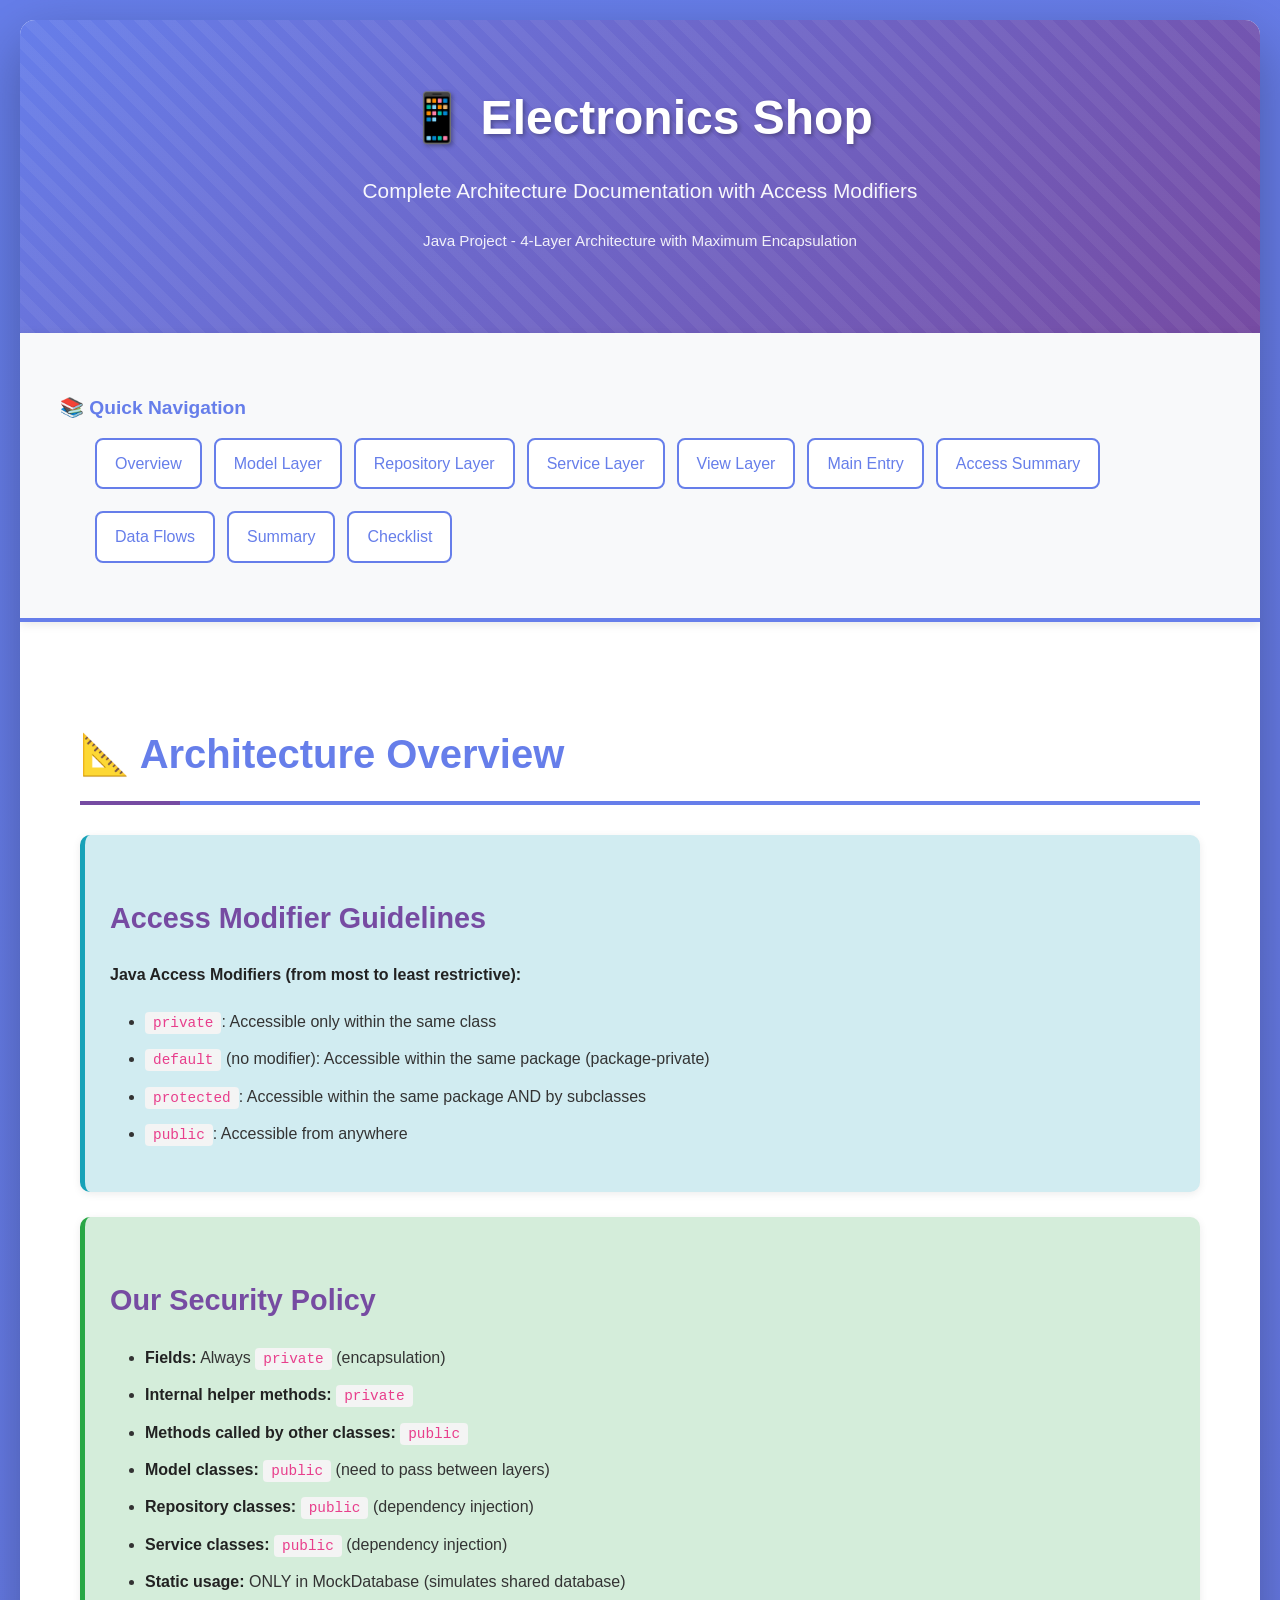
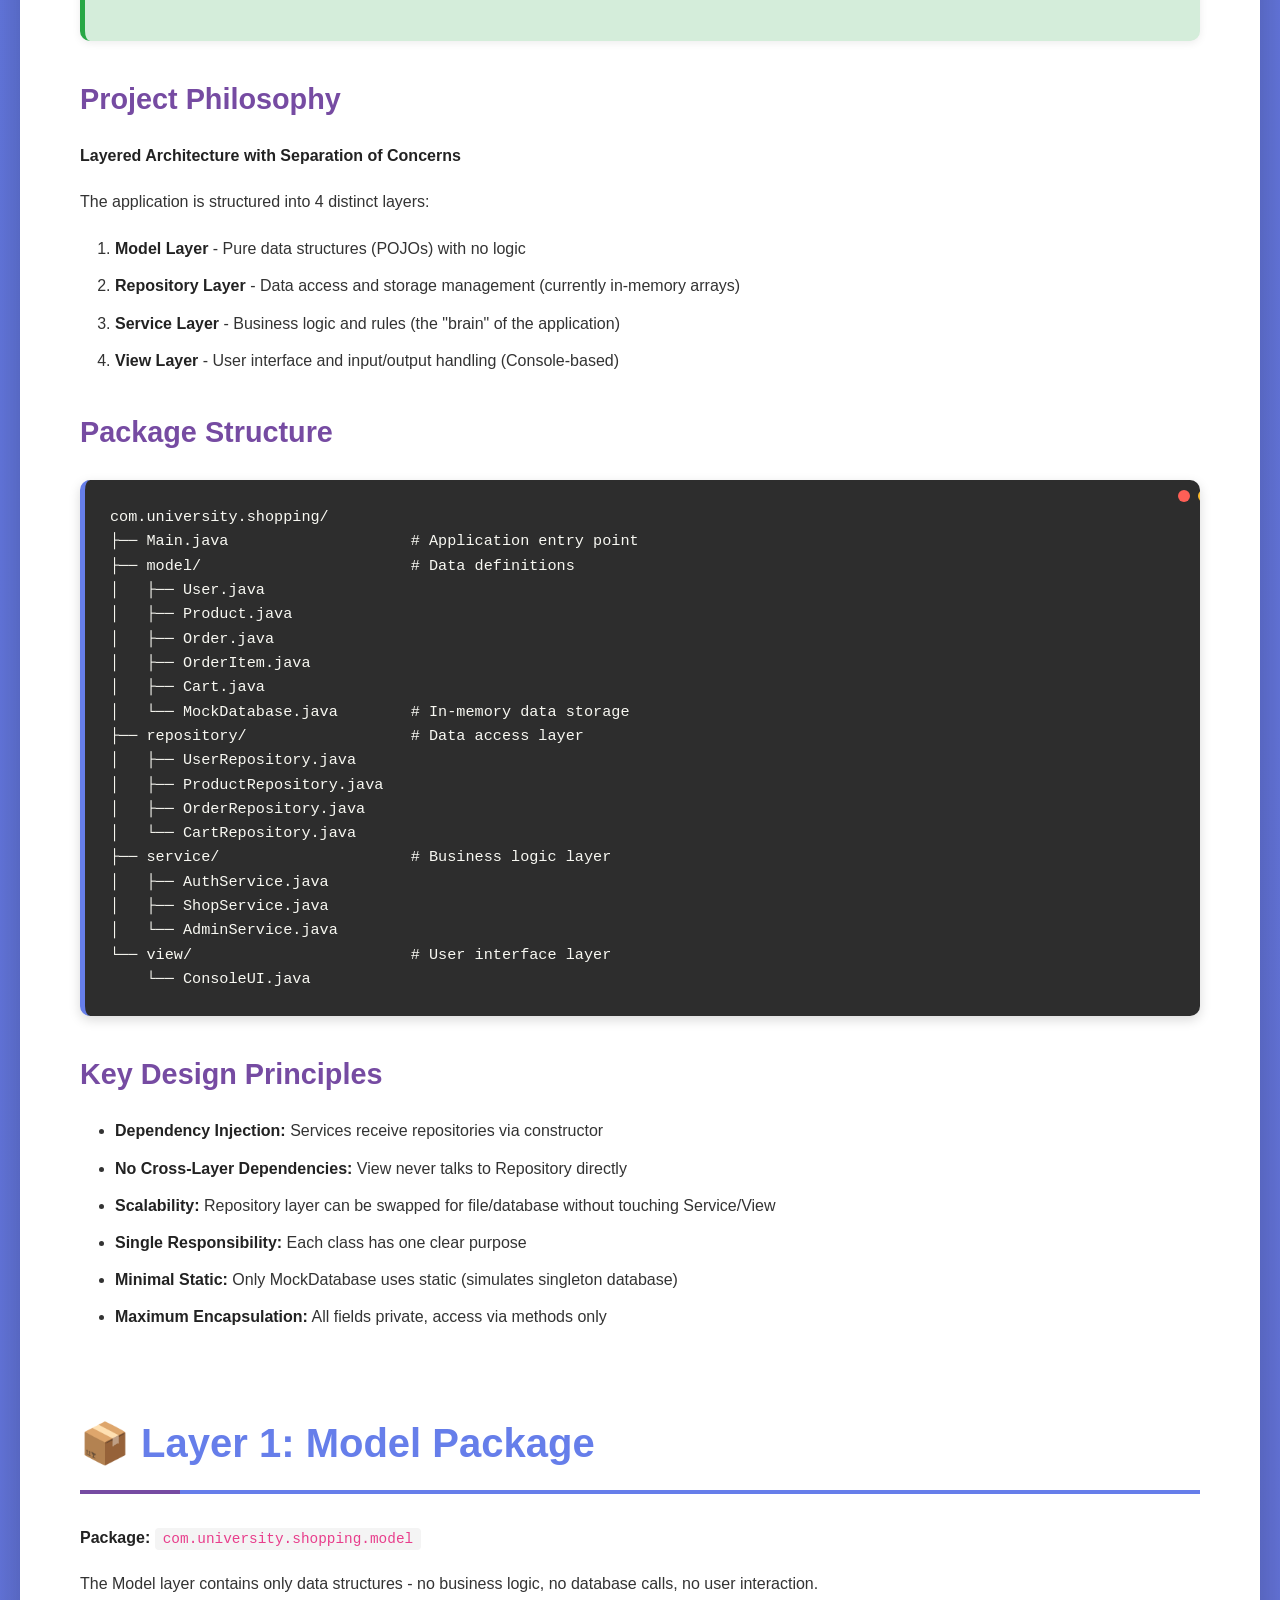
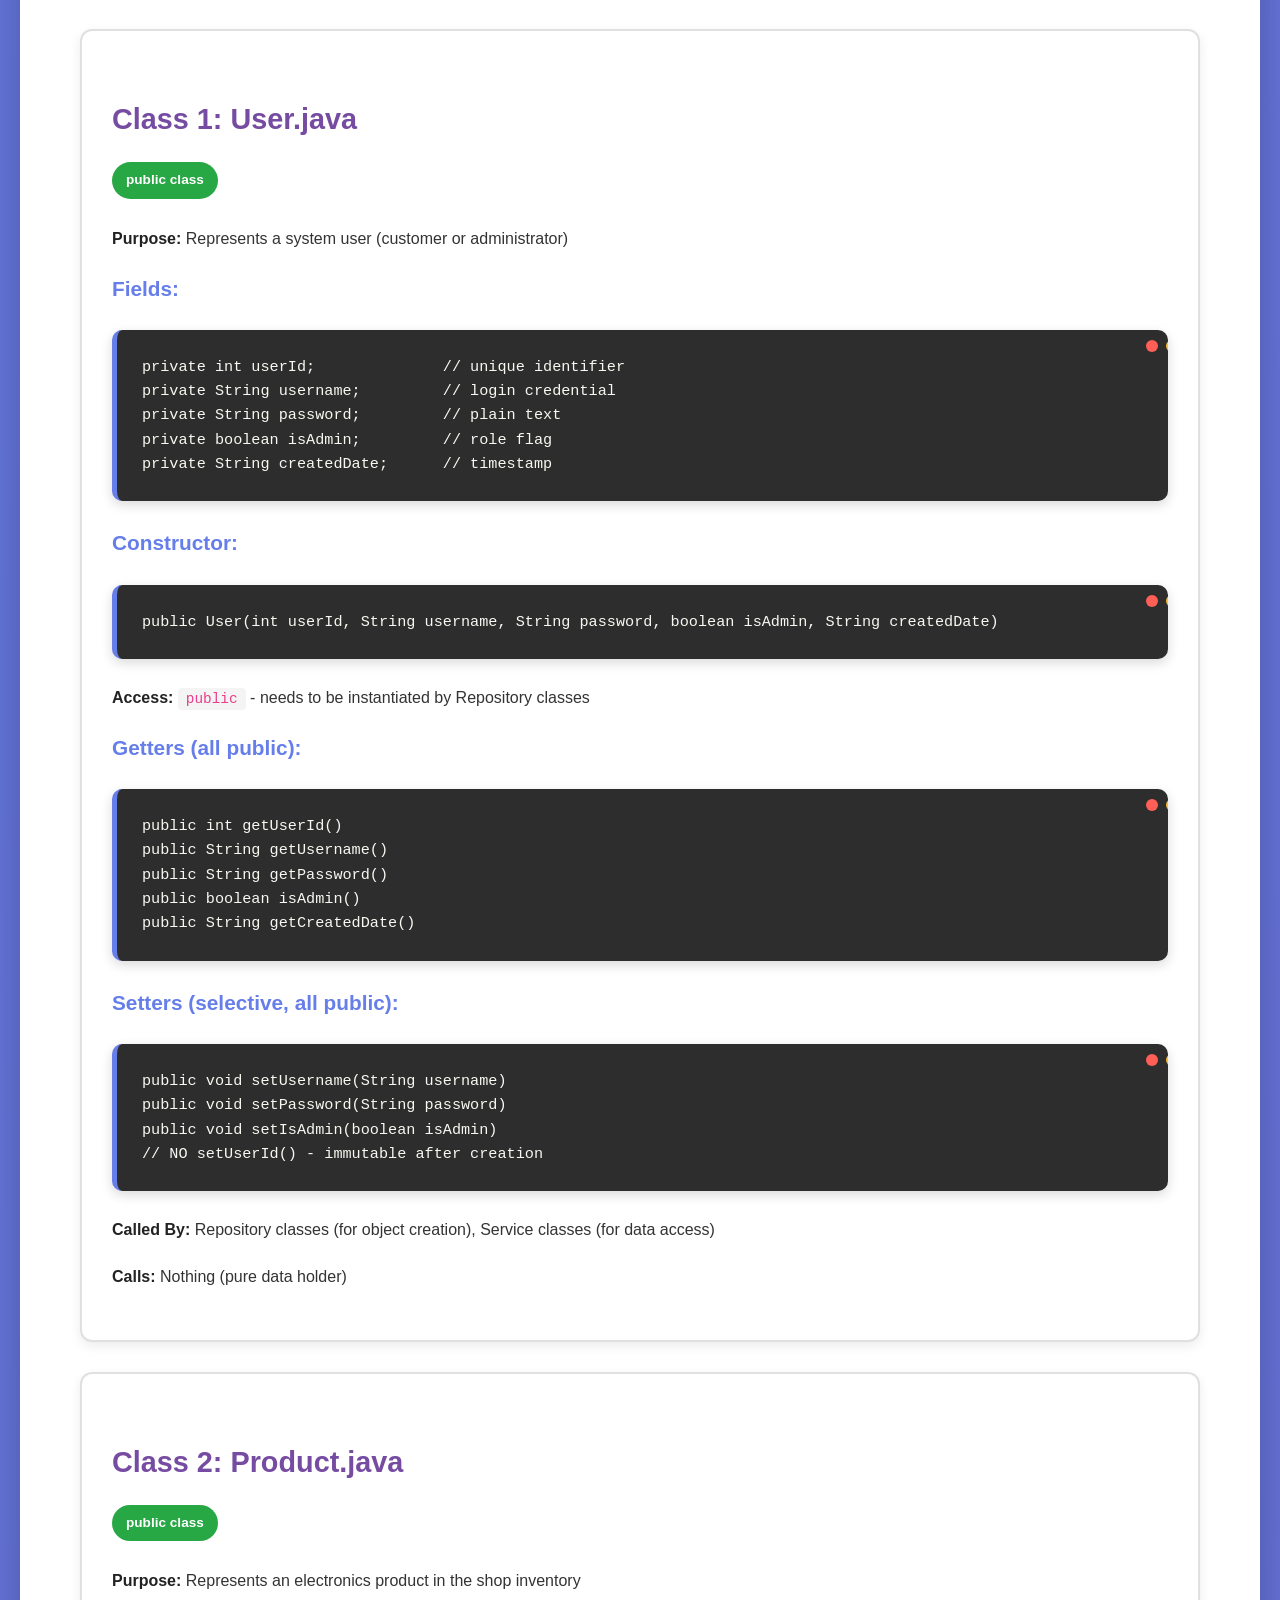
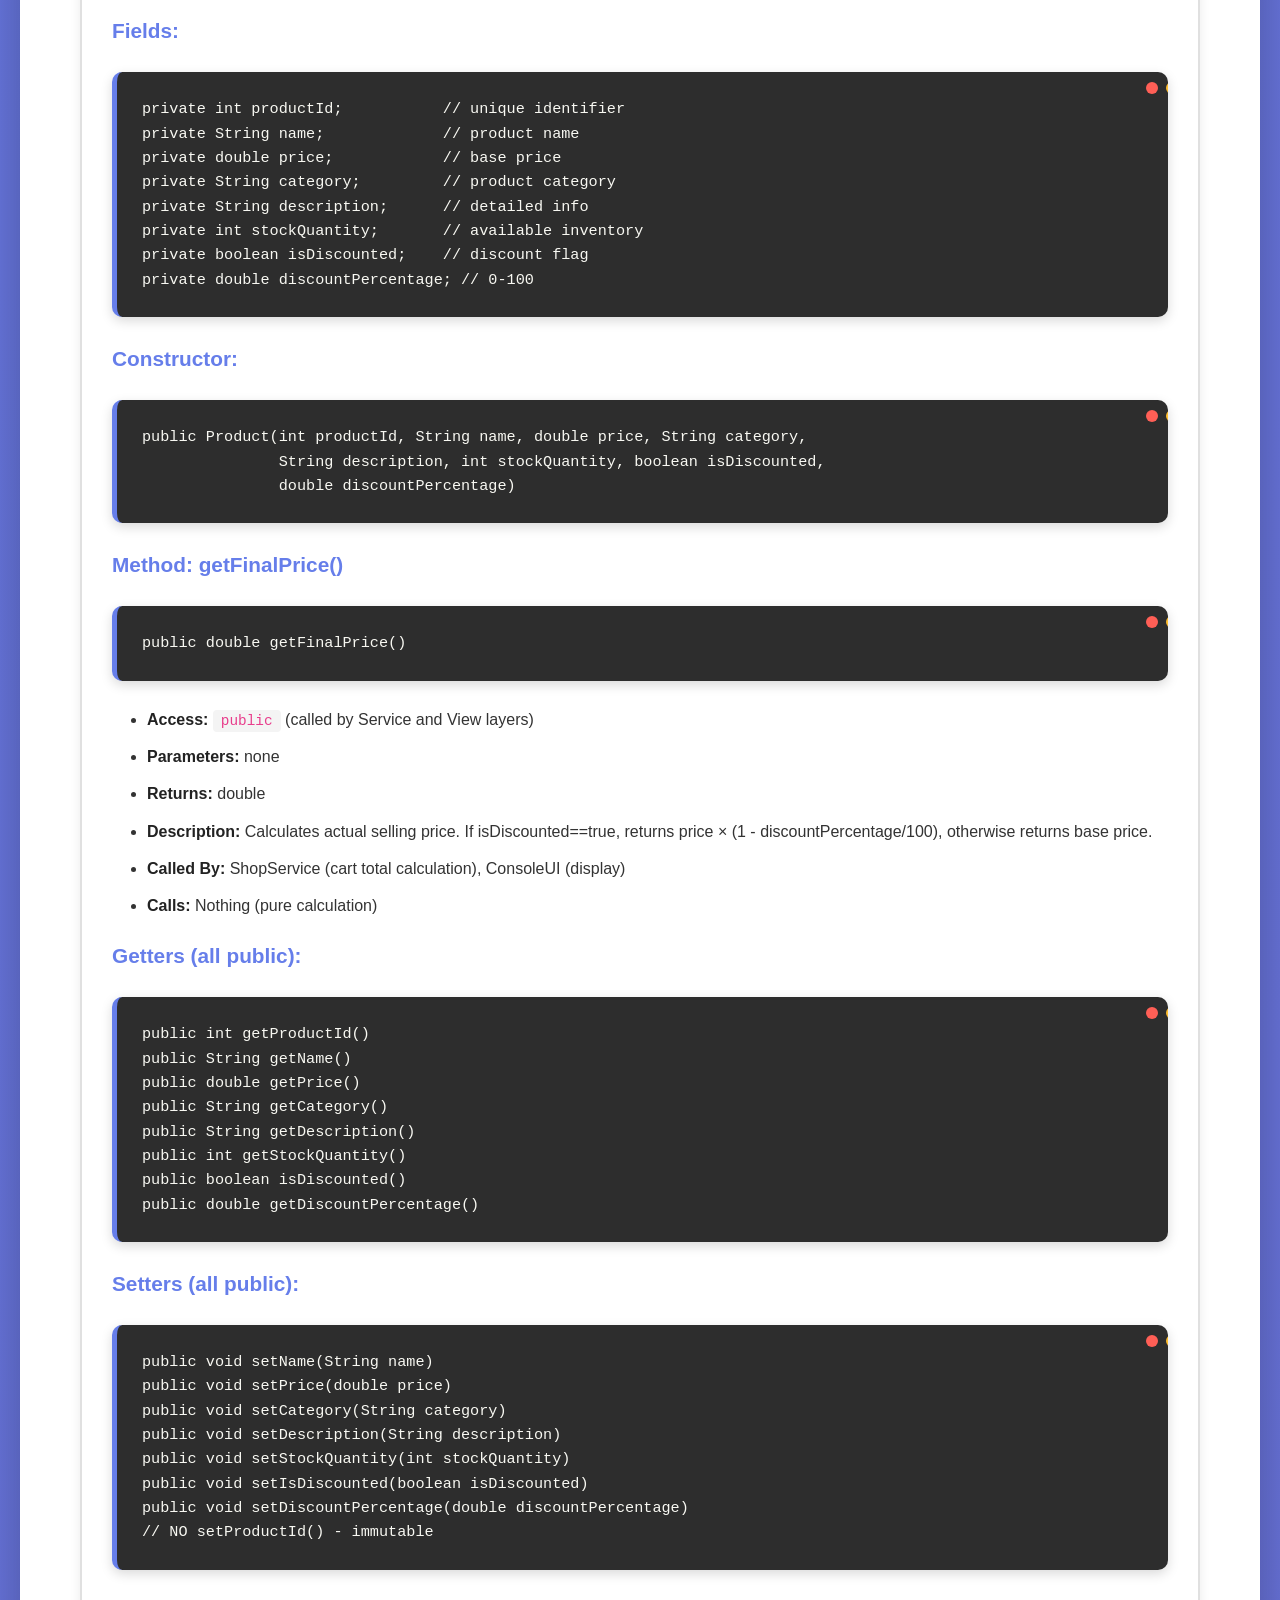
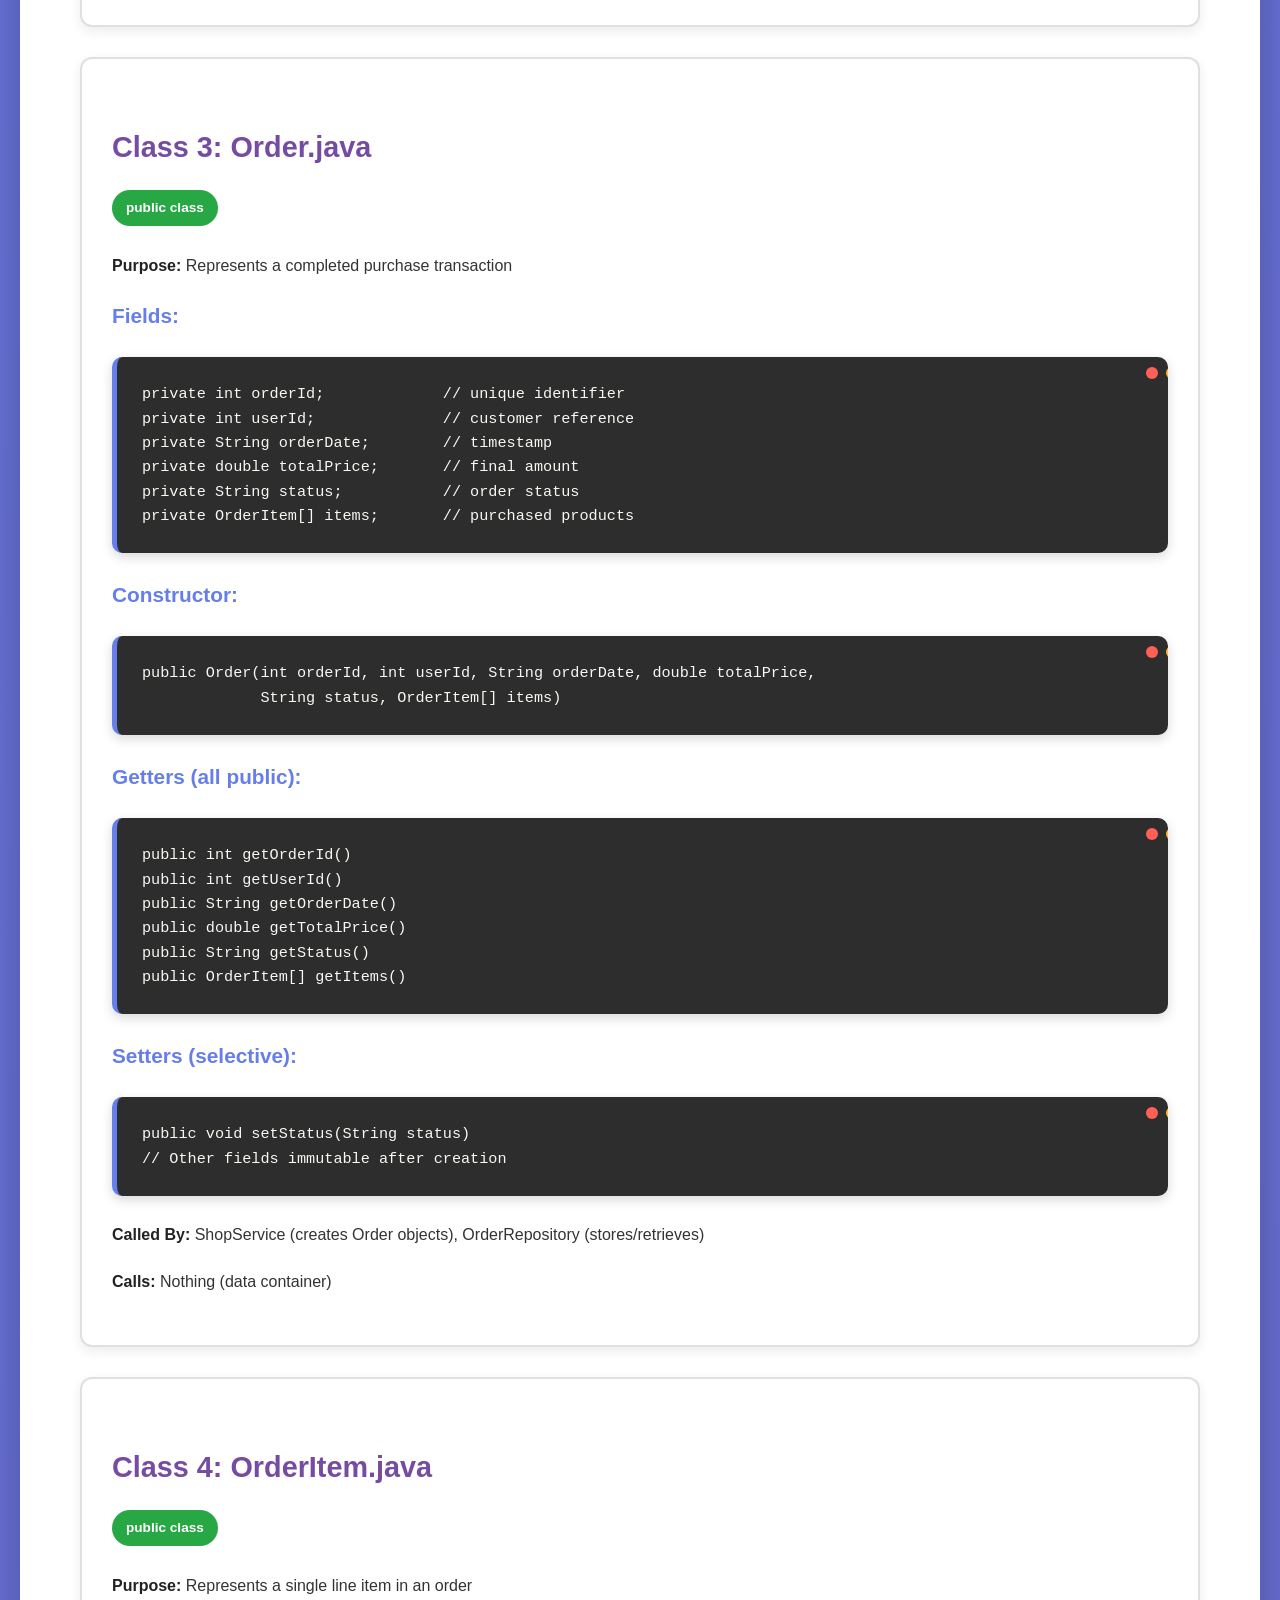
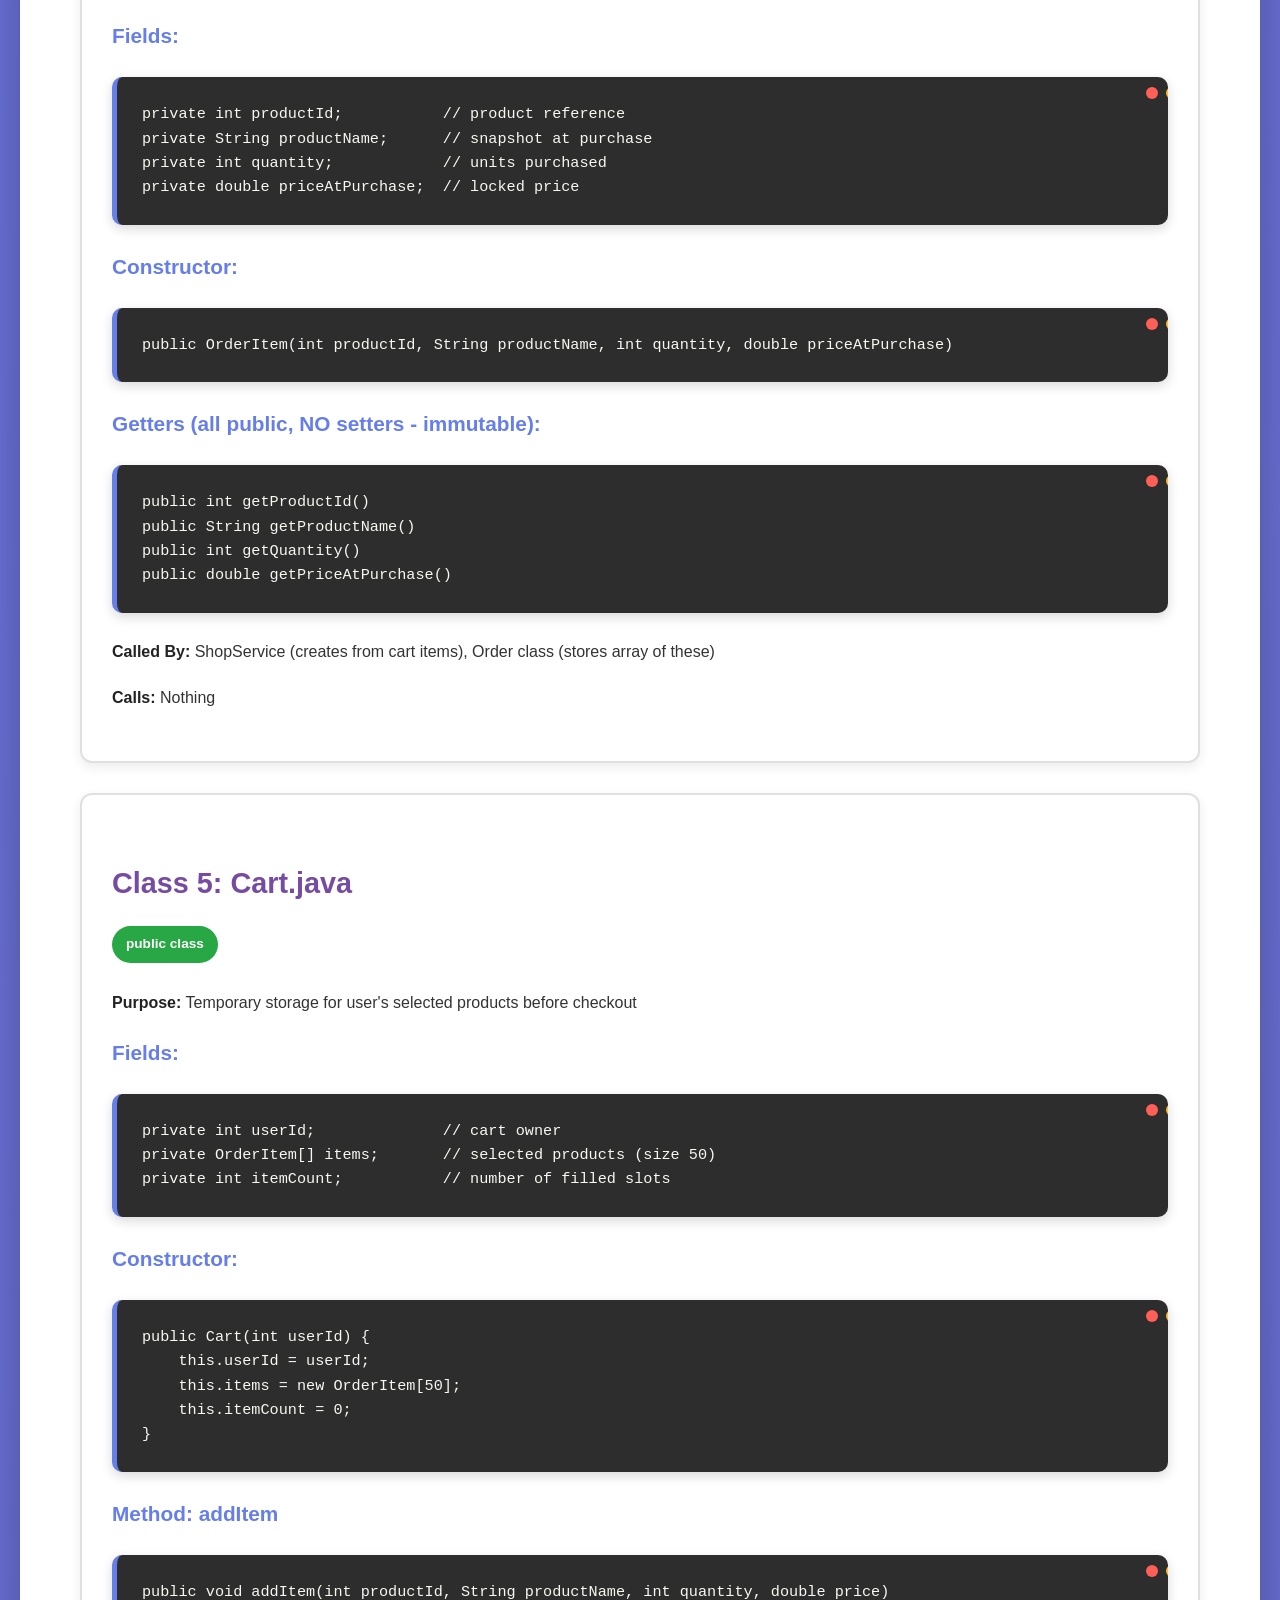
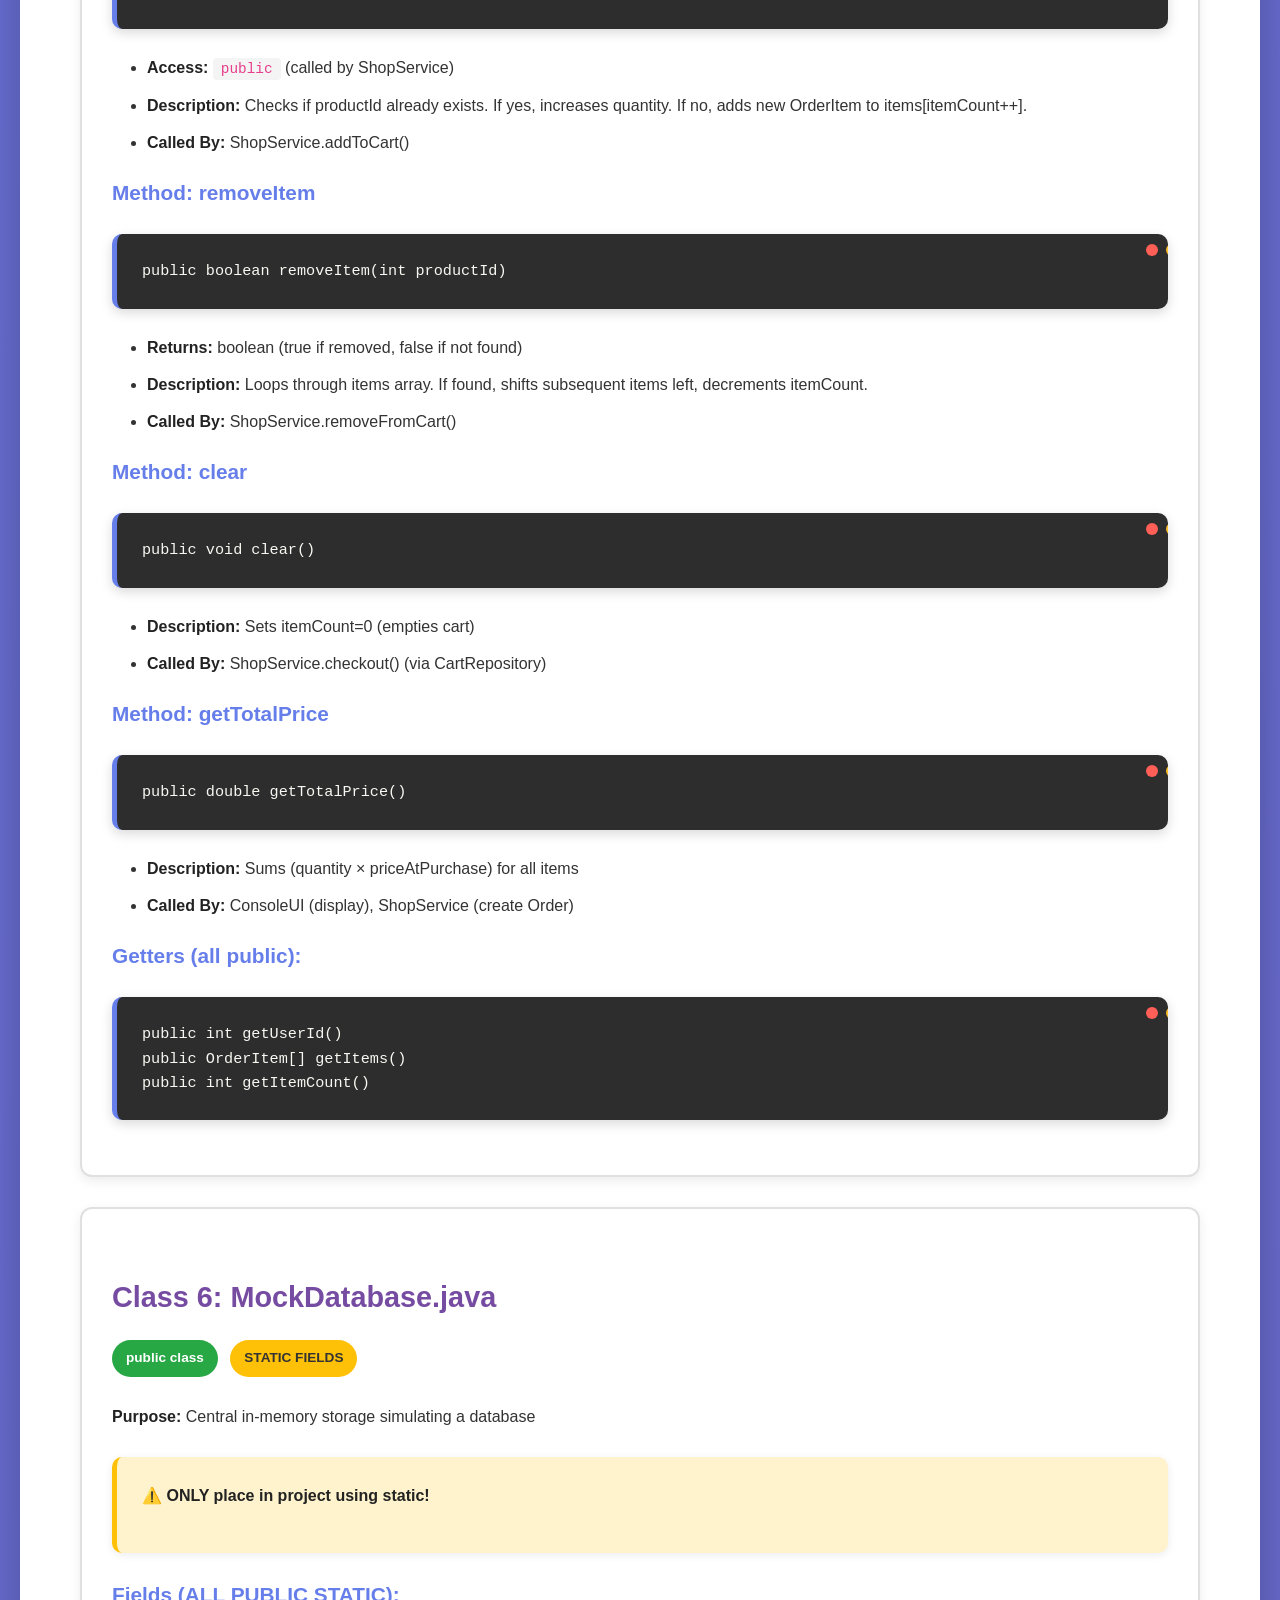
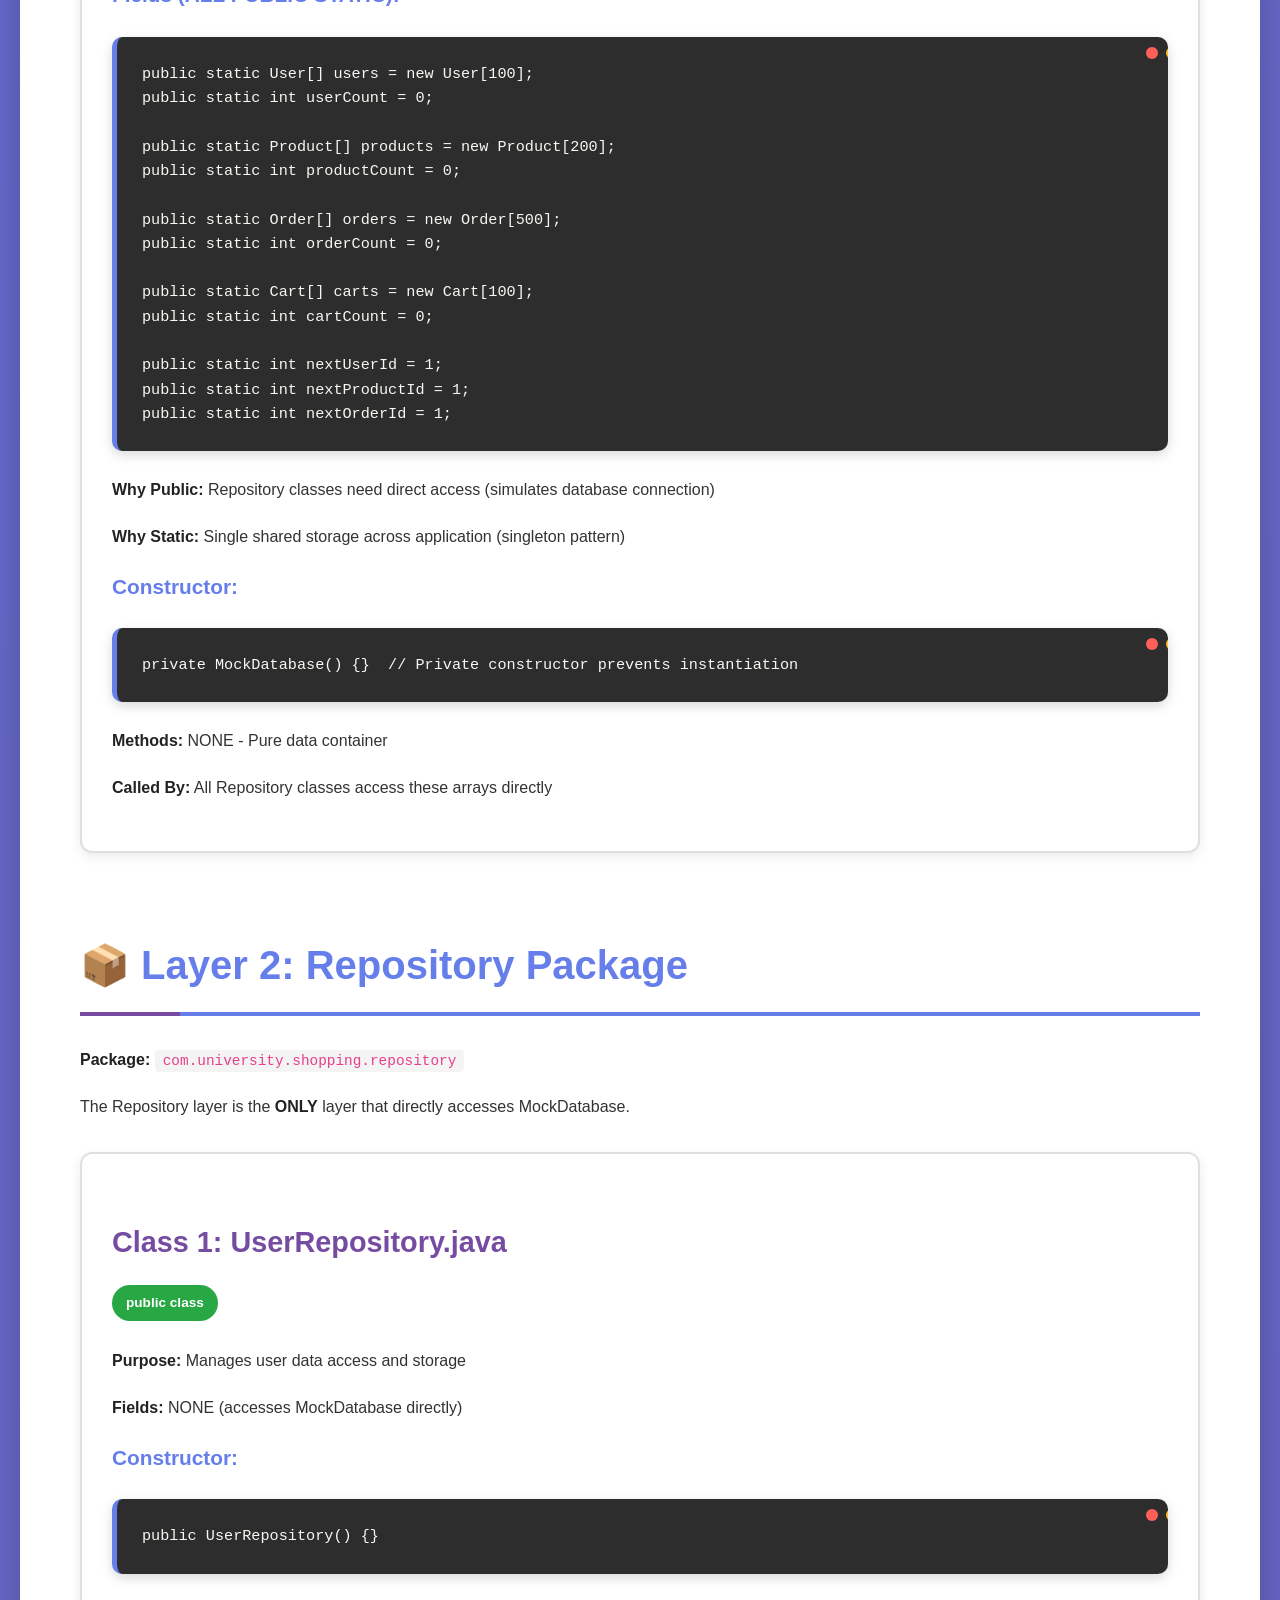
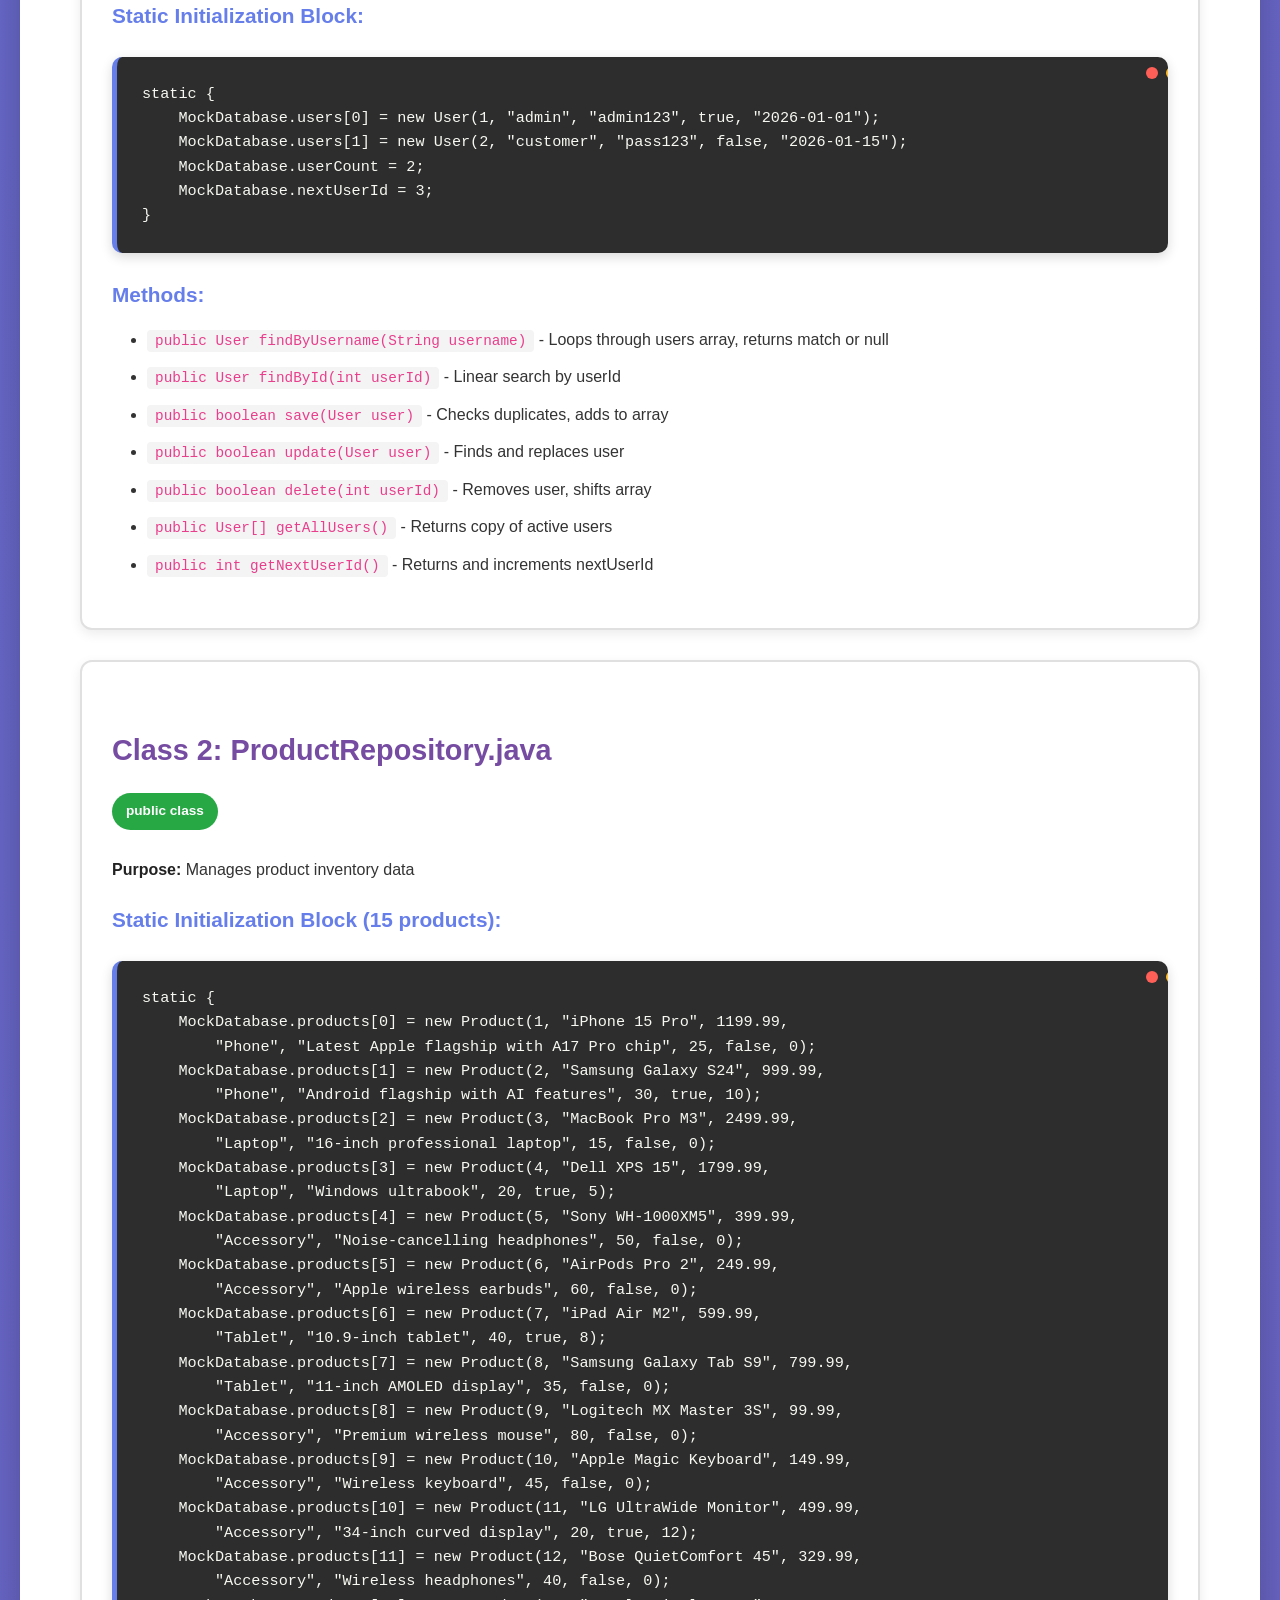
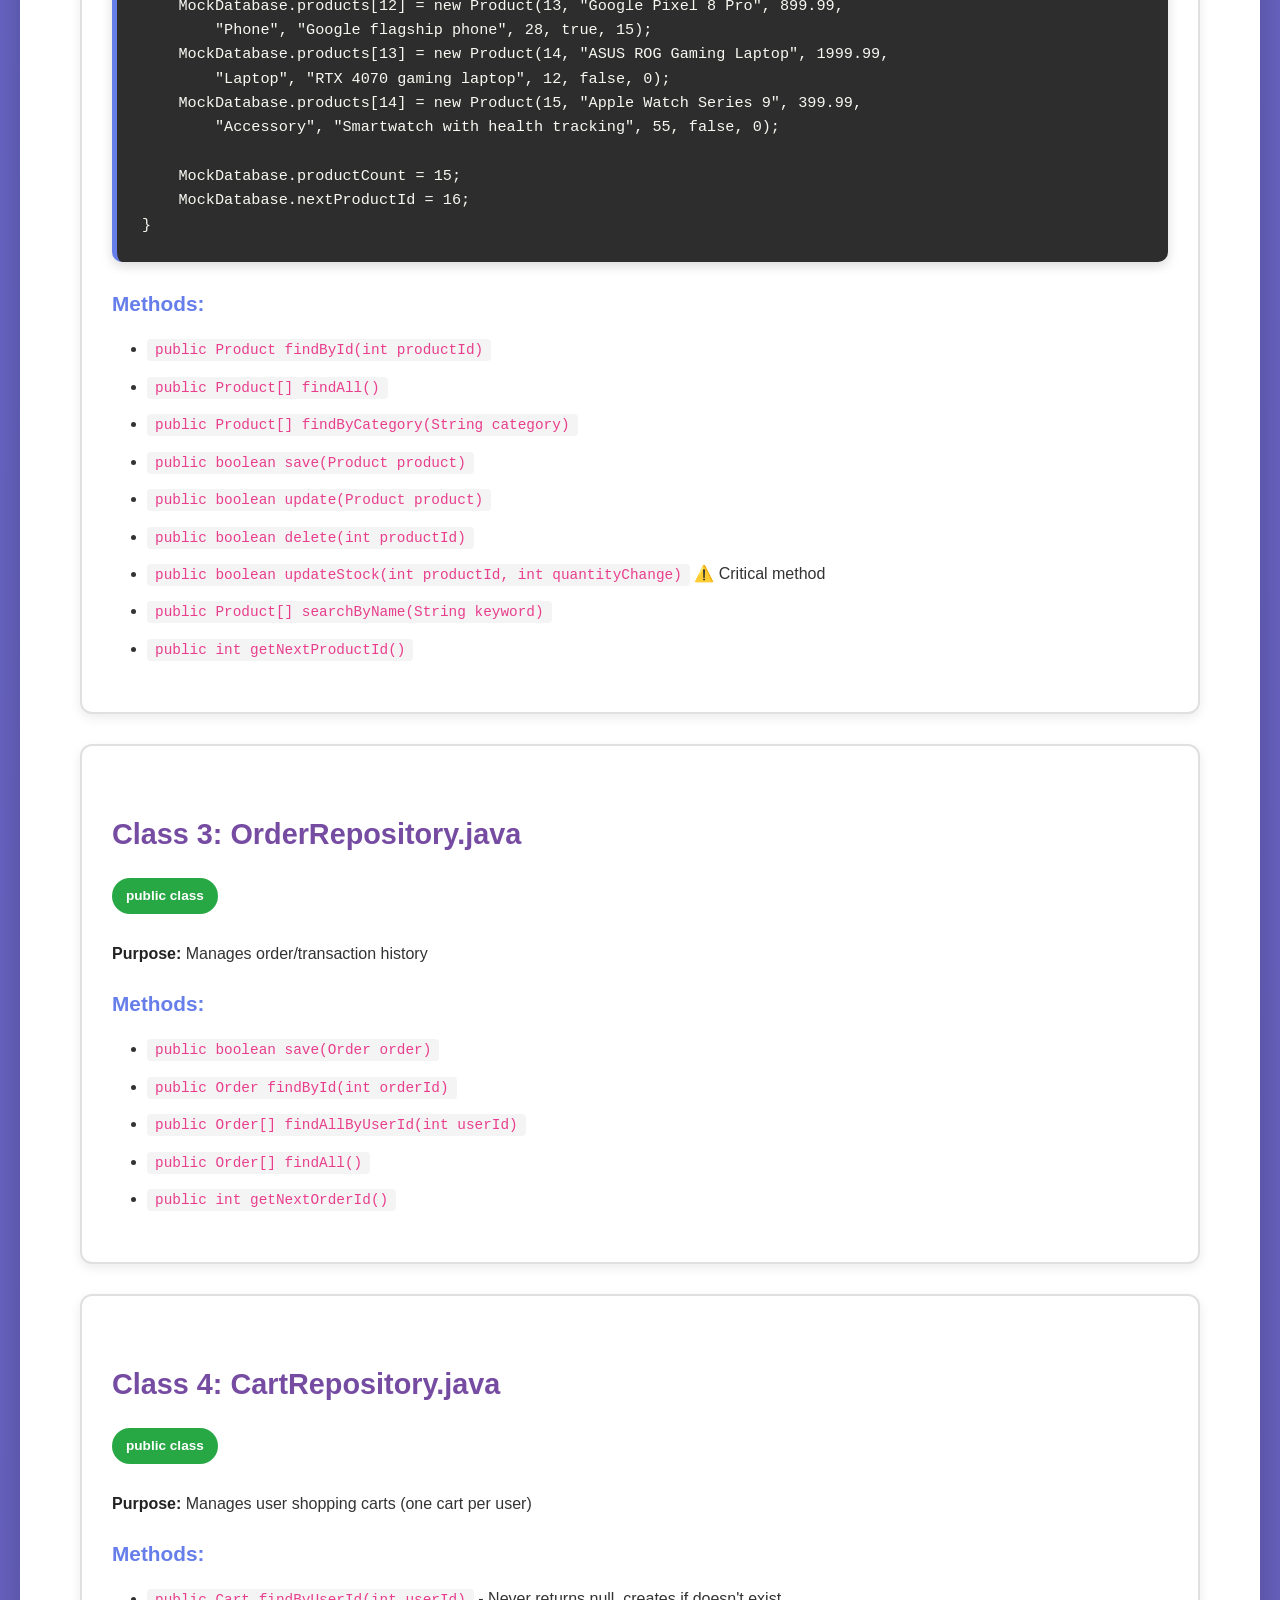
<file: site.html>
<!DOCTYPE html>
<html lang="en">
<head>
    <meta charset="UTF-8">
    <meta name="viewport" content="width=device-width, initial-scale=1.0">
    <title>Electronics Shop - Complete Architecture Documentation</title>
    <style>
        * {
            margin: 0;
            padding: 0;
            box-sizing: border-box;
        }

        :root {
            --primary: #667eea;
            --secondary: #764ba2;
            --success: #28a745;
            --warning: #ffc107;
            --danger: #dc3545;
            --dark: #2d2d2d;
            --light: #f8f9fa;
        }

        body {
            font-family: 'Segoe UI', Tahoma, Geneva, Verdana, sans-serif;
            line-height: 1.6;
            color: #333;
            background: linear-gradient(135deg, var(--primary) 0%, var(--secondary) 100%);
            padding: 20px;
        }

        .container {
            max-width: 1400px;
            margin: 0 auto;
            background: white;
            border-radius: 15px;
            box-shadow: 0 20px 60px rgba(0,0,0,0.3);
            overflow: hidden;
        }

        header {
            background: linear-gradient(135deg, var(--primary) 0%, var(--secondary) 100%);
            color: white;
            padding: 60px 40px;
            text-align: center;
            position: relative;
            overflow: hidden;
        }

        header::before {
            content: '';
            position: absolute;
            top: -50%;
            left: -50%;
            width: 200%;
            height: 200%;
            background: repeating-linear-gradient(
                45deg,
                transparent,
                transparent 10px,
                rgba(255,255,255,0.05) 10px,
                rgba(255,255,255,0.05) 20px
            );
            animation: slide 20s linear infinite;
        }

        @keyframes slide {
            0% { transform: translate(0, 0); }
            100% { transform: translate(50px, 50px); }
        }

        header h1 {
            font-size: 3em;
            margin-bottom: 15px;
            position: relative;
            z-index: 1;
            text-shadow: 2px 2px 4px rgba(0,0,0,0.3);
        }

        header p {
            font-size: 1.3em;
            opacity: 0.95;
            position: relative;
            z-index: 1;
        }

        nav {
            background: var(--light);
            padding: 25px 40px;
            border-bottom: 4px solid var(--primary);
            position: sticky;
            top: 0;
            z-index: 100;
            box-shadow: 0 2px 10px rgba(0,0,0,0.1);
        }

        nav h3 {
            margin-bottom: 15px;
            color: var(--primary);
            font-size: 1.2em;
        }

        nav ul {
            list-style: none;
            display: flex;
            flex-wrap: wrap;
            gap: 12px;
        }

        nav a {
            color: var(--primary);
            text-decoration: none;
            padding: 10px 18px;
            border-radius: 8px;
            transition: all 0.3s;
            background: white;
            border: 2px solid var(--primary);
            font-weight: 500;
            display: inline-block;
        }

        nav a:hover {
            background: var(--primary);
            color: white;
            transform: translateY(-2px);
            box-shadow: 0 4px 8px rgba(102, 126, 234, 0.3);
        }

        .content {
            padding: 60px;
        }

        section {
            margin-bottom: 80px;
            scroll-margin-top: 100px;
        }

        h2 {
            color: var(--primary);
            font-size: 2.5em;
            margin: 40px 0 30px 0;
            padding-bottom: 15px;
            border-bottom: 4px solid var(--primary);
            position: relative;
        }

        h2::after {
            content: '';
            position: absolute;
            bottom: -4px;
            left: 0;
            width: 100px;
            height: 4px;
            background: var(--secondary);
        }

        h3 {
            color: var(--secondary);
            font-size: 1.8em;
            margin: 35px 0 20px 0;
        }

        h4 {
            color: #555;
            font-size: 1.3em;
            margin: 25px 0 15px 0;
        }

        h5 {
            color: #666;
            font-size: 1.1em;
            margin: 20px 0 10px 0;
        }

        p {
            margin-bottom: 18px;
            line-height: 1.8;
        }

        ul, ol {
            margin-left: 35px;
            margin-bottom: 20px;
        }

        li {
            margin-bottom: 10px;
            line-height: 1.7;
        }

        code {
            background: #f4f4f4;
            padding: 3px 8px;
            border-radius: 4px;
            font-family: 'Courier New', Consolas, monospace;
            color: #e83e8c;
            font-size: 0.9em;
        }

        pre {
            background: var(--dark);
            color: #f8f8f2;
            padding: 25px;
            border-radius: 10px;
            overflow-x: auto;
            margin: 25px 0;
            border-left: 5px solid var(--primary);
            box-shadow: 0 4px 12px rgba(0,0,0,0.15);
            position: relative;
        }

        pre::before {
            content: '';
            position: absolute;
            top: 10px;
            right: 10px;
            width: 12px;
            height: 12px;
            background: #ff5f56;
            border-radius: 50%;
            box-shadow: 20px 0 0 #ffbd2e, 40px 0 0 #27c93f;
        }

        pre code {
            background: transparent;
            color: #f8f8f2;
            padding: 0;
            font-size: 0.95em;
            line-height: 1.6;
        }

        .box {
            background: var(--light);
            padding: 25px;
            border-radius: 10px;
            margin: 25px 0;
            border-left: 5px solid var(--primary);
            box-shadow: 0 2px 8px rgba(0,0,0,0.08);
        }

        .box-warning {
            background: #fff3cd;
            border-left-color: var(--warning);
        }

        .box-success {
            background: #d4edda;
            border-left-color: var(--success);
        }

        .box-info {
            background: #d1ecf1;
            border-left-color: #17a2b8;
        }

        .box-danger {
            background: #f8d7da;
            border-left-color: var(--danger);
        }

        table {
            width: 100%;
            border-collapse: collapse;
            margin: 30px 0;
            box-shadow: 0 4px 15px rgba(0,0,0,0.1);
            border-radius: 10px;
            overflow: hidden;
        }

        th, td {
            padding: 16px;
            text-align: left;
            border: 1px solid #ddd;
        }

        th {
            background: linear-gradient(135deg, var(--primary) 0%, var(--secondary) 100%);
            color: white;
            font-weight: 600;
            font-size: 1.05em;
        }

        tr:nth-child(even) {
            background: #f8f9fa;
        }

        tr:hover {
            background: #e9ecef;
            transition: background 0.3s;
        }

        .method-card {
            background: white;
            border: 2px solid #e0e0e0;
            border-radius: 12px;
            padding: 30px;
            margin: 30px 0;
            box-shadow: 0 4px 12px rgba(0,0,0,0.08);
            transition: all 0.3s;
        }

        .method-card:hover {
            box-shadow: 0 8px 20px rgba(102, 126, 234, 0.2);
            border-color: var(--primary);
            transform: translateY(-2px);
        }

        .method-card h4 {
            color: var(--primary);
            margin-top: 0;
        }

        .badge {
            display: inline-block;
            padding: 6px 14px;
            border-radius: 20px;
            font-size: 0.85em;
            font-weight: 600;
            margin-right: 8px;
            margin-bottom: 8px;
        }

        .badge-public {
            background: var(--success);
            color: white;
        }

        .badge-private {
            background: var(--danger);
            color: white;
        }

        .badge-static {
            background: var(--warning);
            color: #333;
        }

        .badge-protected {
            background: #17a2b8;
            color: white;
        }

        footer {
            background: var(--dark);
            color: white;
            text-align: center;
            padding: 40px;
        }

        footer p {
            margin: 8px 0;
        }

        @media (max-width: 768px) {
            .content {
                padding: 30px 20px;
            }

            header h1 {
                font-size: 2em;
            }

            nav ul {
                flex-direction: column;
            }

            h2 {
                font-size: 1.8em;
            }

            table {
                font-size: 0.9em;
            }

            th, td {
                padding: 10px;
            }
        }

        .algorithm {
            background: #e3f2fd;
            padding: 20px;
            border-radius: 8px;
            border-left: 4px solid #2196f3;
            margin: 20px 0;
        }

        .method-signature {
            background: #f5f5f5;
            padding: 15px;
            border-radius: 8px;
            font-family: 'Courier New', monospace;
            margin: 15px 0;
            border: 1px solid #ddd;
        }

        .return-values {
            background: #fff9e6;
            padding: 15px;
            border-radius: 8px;
            border-left: 4px solid var(--warning);
            margin: 15px 0;
        }

        strong {
            color: #222;
        }

        hr {
            border: none;
            border-top: 2px solid #e0e0e0;
            margin: 40px 0;
        }

        .scroll-top {
            position: fixed;
            bottom: 30px;
            right: 30px;
            background: var(--primary);
            color: white;
            width: 50px;
            height: 50px;
            border-radius: 50%;
            display: flex;
            align-items: center;
            justify-content: center;
            font-size: 24px;
            cursor: pointer;
            box-shadow: 0 4px 12px rgba(102, 126, 234, 0.4);
            transition: all 0.3s;
            opacity: 0;
            visibility: hidden;
        }

        .scroll-top.visible {
            opacity: 1;
            visibility: visible;
        }

        .scroll-top:hover {
            background: var(--secondary);
            transform: translateY(-5px);
        }

        .checklist {
            list-style: none;
            margin-left: 0;
        }

        .checklist li {
            padding-left: 35px;
            position: relative;
        }

        .checklist li::before {
            content: '☐';
            position: absolute;
            left: 0;
            color: var(--primary);
            font-size: 1.3em;
        }
    </style>
</head>
<body>
    <div class="container">
        <header>
            <h1>📱 Electronics Shop</h1>
            <p>Complete Architecture Documentation with Access Modifiers</p>
            <p style="font-size: 0.95em; margin-top: 15px; opacity: 0.9;">Java Project - 4-Layer Architecture with Maximum Encapsulation</p>
        </header>

        <nav>
            <h3>📚 Quick Navigation</h3>
            <ul>
                <li><a href="#overview">Overview</a></li>
                <li><a href="#model">Model Layer</a></li>
                <li><a href="#repository">Repository Layer</a></li>
                <li><a href="#service">Service Layer</a></li>
                <li><a href="#view">View Layer</a></li>
                <li><a href="#main">Main Entry</a></li>
                <li><a href="#access-summary">Access Summary</a></li>
                <li><a href="#flows">Data Flows</a></li>
                <li><a href="#summary">Summary</a></li>
                <li><a href="#checklist">Checklist</a></li>
            </ul>
        </nav>

        <div class="content">
            <!-- ARCHITECTURE OVERVIEW -->
            <section id="overview">
                <h2>📐 Architecture Overview</h2>

                <div class="box box-info">
                    <h3>Access Modifier Guidelines</h3>
                    <p><strong>Java Access Modifiers (from most to least restrictive):</strong></p>
                    <ul>
                        <li><code>private</code>: Accessible only within the same class</li>
                        <li><code>default</code> (no modifier): Accessible within the same package (package-private)</li>
                        <li><code>protected</code>: Accessible within the same package AND by subclasses</li>
                        <li><code>public</code>: Accessible from anywhere</li>
                    </ul>
                </div>

                <div class="box box-success">
                    <h3>Our Security Policy</h3>
                    <ul>
                        <li><strong>Fields:</strong> Always <code>private</code> (encapsulation)</li>
                        <li><strong>Internal helper methods:</strong> <code>private</code></li>
                        <li><strong>Methods called by other classes:</strong> <code>public</code></li>
                        <li><strong>Model classes:</strong> <code>public</code> (need to pass between layers)</li>
                        <li><strong>Repository classes:</strong> <code>public</code> (dependency injection)</li>
                        <li><strong>Service classes:</strong> <code>public</code> (dependency injection)</li>
                        <li><strong>Static usage:</strong> ONLY in MockDatabase (simulates shared database)</li>
                    </ul>
                </div>

                <h3>Project Philosophy</h3>
                <p><strong>Layered Architecture with Separation of Concerns</strong></p>
                <p>The application is structured into 4 distinct layers:</p>
                <ol>
                    <li><strong>Model Layer</strong> - Pure data structures (POJOs) with no logic</li>
                    <li><strong>Repository Layer</strong> - Data access and storage management (currently in-memory arrays)</li>
                    <li><strong>Service Layer</strong> - Business logic and rules (the "brain" of the application)</li>
                    <li><strong>View Layer</strong> - User interface and input/output handling (Console-based)</li>
                </ol>

                <h3>Package Structure</h3>
                <pre><code>com.university.shopping/
├── Main.java                    # Application entry point
├── model/                       # Data definitions
│   ├── User.java
│   ├── Product.java
│   ├── Order.java
│   ├── OrderItem.java
│   ├── Cart.java
│   └── MockDatabase.java        # In-memory data storage
├── repository/                  # Data access layer
│   ├── UserRepository.java
│   ├── ProductRepository.java
│   ├── OrderRepository.java
│   └── CartRepository.java
├── service/                     # Business logic layer
│   ├── AuthService.java
│   ├── ShopService.java
│   └── AdminService.java
└── view/                        # User interface layer
    └── ConsoleUI.java</code></pre>

                <h3>Key Design Principles</h3>
                <ul>
                    <li><strong>Dependency Injection:</strong> Services receive repositories via constructor</li>
                    <li><strong>No Cross-Layer Dependencies:</strong> View never talks to Repository directly</li>
                    <li><strong>Scalability:</strong> Repository layer can be swapped for file/database without touching Service/View</li>
                    <li><strong>Single Responsibility:</strong> Each class has one clear purpose</li>
                    <li><strong>Minimal Static:</strong> Only MockDatabase uses static (simulates singleton database)</li>
                    <li><strong>Maximum Encapsulation:</strong> All fields private, access via methods only</li>
                </ul>
            </section>

            <!-- MODEL LAYER -->
            <section id="model">
                <h2>📦 Layer 1: Model Package</h2>
                <p><strong>Package:</strong> <code>com.university.shopping.model</code></p>
                <p>The Model layer contains only data structures - no business logic, no database calls, no user interaction.</p>

                <!-- User Class -->
                <div class="method-card">
                    <h3>Class 1: User.java</h3>
                    <p><span class="badge badge-public">public class</span></p>
                    <p><strong>Purpose:</strong> Represents a system user (customer or administrator)</p>

                    <h4>Fields:</h4>
                    <pre><code>private int userId;              // unique identifier
private String username;         // login credential
private String password;         // plain text
private boolean isAdmin;         // role flag
private String createdDate;      // timestamp</code></pre>

                    <h4>Constructor:</h4>
                    <pre><code>public User(int userId, String username, String password, boolean isAdmin, String createdDate)</code></pre>
                    <p><strong>Access:</strong> <code>public</code> - needs to be instantiated by Repository classes</p>

                    <h4>Getters (all public):</h4>
                    <pre><code>public int getUserId()
public String getUsername()
public String getPassword()
public boolean isAdmin()
public String getCreatedDate()</code></pre>

                    <h4>Setters (selective, all public):</h4>
                    <pre><code>public void setUsername(String username)
public void setPassword(String password)
public void setIsAdmin(boolean isAdmin)
// NO setUserId() - immutable after creation</code></pre>

                    <p><strong>Called By:</strong> Repository classes (for object creation), Service classes (for data access)</p>
                    <p><strong>Calls:</strong> Nothing (pure data holder)</p>
                </div>

                <!-- Product Class -->
                <div class="method-card">
                    <h3>Class 2: Product.java</h3>
                    <p><span class="badge badge-public">public class</span></p>
                    <p><strong>Purpose:</strong> Represents an electronics product in the shop inventory</p>

                    <h4>Fields:</h4>
                    <pre><code>private int productId;           // unique identifier
private String name;             // product name
private double price;            // base price
private String category;         // product category
private String description;      // detailed info
private int stockQuantity;       // available inventory
private boolean isDiscounted;    // discount flag
private double discountPercentage; // 0-100</code></pre>

                    <h4>Constructor:</h4>
                    <pre><code>public Product(int productId, String name, double price, String category, 
               String description, int stockQuantity, boolean isDiscounted, 
               double discountPercentage)</code></pre>

                    <h4>Method: getFinalPrice()</h4>
                    <pre><code>public double getFinalPrice()</code></pre>
                    <ul>
                        <li><strong>Access:</strong> <code>public</code> (called by Service and View layers)</li>
                        <li><strong>Parameters:</strong> none</li>
                        <li><strong>Returns:</strong> double</li>
                        <li><strong>Description:</strong> Calculates actual selling price. If isDiscounted==true, returns price × (1 - discountPercentage/100), otherwise returns base price.</li>
                        <li><strong>Called By:</strong> ShopService (cart total calculation), ConsoleUI (display)</li>
                        <li><strong>Calls:</strong> Nothing (pure calculation)</li>
                    </ul>

                    <h4>Getters (all public):</h4>
                    <pre><code>public int getProductId()
public String getName()
public double getPrice()
public String getCategory()
public String getDescription()
public int getStockQuantity()
public boolean isDiscounted()
public double getDiscountPercentage()</code></pre>

                    <h4>Setters (all public):</h4>
                    <pre><code>public void setName(String name)
public void setPrice(double price)
public void setCategory(String category)
public void setDescription(String description)
public void setStockQuantity(int stockQuantity)
public void setIsDiscounted(boolean isDiscounted)
public void setDiscountPercentage(double discountPercentage)
// NO setProductId() - immutable</code></pre>
                </div>

                <!-- Order Class -->
                <div class="method-card">
                    <h3>Class 3: Order.java</h3>
                    <p><span class="badge badge-public">public class</span></p>
                    <p><strong>Purpose:</strong> Represents a completed purchase transaction</p>

                    <h4>Fields:</h4>
                    <pre><code>private int orderId;             // unique identifier
private int userId;              // customer reference
private String orderDate;        // timestamp
private double totalPrice;       // final amount
private String status;           // order status
private OrderItem[] items;       // purchased products</code></pre>

                    <h4>Constructor:</h4>
                    <pre><code>public Order(int orderId, int userId, String orderDate, double totalPrice, 
             String status, OrderItem[] items)</code></pre>

                    <h4>Getters (all public):</h4>
                    <pre><code>public int getOrderId()
public int getUserId()
public String getOrderDate()
public double getTotalPrice()
public String getStatus()
public OrderItem[] getItems()</code></pre>

                    <h4>Setters (selective):</h4>
                    <pre><code>public void setStatus(String status)
// Other fields immutable after creation</code></pre>

                    <p><strong>Called By:</strong> ShopService (creates Order objects), OrderRepository (stores/retrieves)</p>
                    <p><strong>Calls:</strong> Nothing (data container)</p>
                </div>

                <!-- OrderItem Class -->
                <div class="method-card">
                    <h3>Class 4: OrderItem.java</h3>
                    <p><span class="badge badge-public">public class</span></p>
                    <p><strong>Purpose:</strong> Represents a single line item in an order</p>

                    <h4>Fields:</h4>
                    <pre><code>private int productId;           // product reference
private String productName;      // snapshot at purchase
private int quantity;            // units purchased
private double priceAtPurchase;  // locked price</code></pre>

                    <h4>Constructor:</h4>
                    <pre><code>public OrderItem(int productId, String productName, int quantity, double priceAtPurchase)</code></pre>

                    <h4>Getters (all public, NO setters - immutable):</h4>
                    <pre><code>public int getProductId()
public String getProductName()
public int getQuantity()
public double getPriceAtPurchase()</code></pre>

                    <p><strong>Called By:</strong> ShopService (creates from cart items), Order class (stores array of these)</p>
                    <p><strong>Calls:</strong> Nothing</p>
                </div>

                <!-- Cart Class -->
                <div class="method-card">
                    <h3>Class 5: Cart.java</h3>
                    <p><span class="badge badge-public">public class</span></p>
                    <p><strong>Purpose:</strong> Temporary storage for user's selected products before checkout</p>

                    <h4>Fields:</h4>
                    <pre><code>private int userId;              // cart owner
private OrderItem[] items;       // selected products (size 50)
private int itemCount;           // number of filled slots</code></pre>

                    <h4>Constructor:</h4>
                    <pre><code>public Cart(int userId) {
    this.userId = userId;
    this.items = new OrderItem[50];
    this.itemCount = 0;
}</code></pre>

                    <h4>Method: addItem</h4>
                    <pre><code>public void addItem(int productId, String productName, int quantity, double price)</code></pre>
                    <ul>
                        <li><strong>Access:</strong> <code>public</code> (called by ShopService)</li>
                        <li><strong>Description:</strong> Checks if productId already exists. If yes, increases quantity. If no, adds new OrderItem to items[itemCount++].</li>
                        <li><strong>Called By:</strong> ShopService.addToCart()</li>
                    </ul>

                    <h4>Method: removeItem</h4>
                    <pre><code>public boolean removeItem(int productId)</code></pre>
                    <ul>
                        <li><strong>Returns:</strong> boolean (true if removed, false if not found)</li>
                        <li><strong>Description:</strong> Loops through items array. If found, shifts subsequent items left, decrements itemCount.</li>
                        <li><strong>Called By:</strong> ShopService.removeFromCart()</li>
                    </ul>

                    <h4>Method: clear</h4>
                    <pre><code>public void clear()</code></pre>
                    <ul>
                        <li><strong>Description:</strong> Sets itemCount=0 (empties cart)</li>
                        <li><strong>Called By:</strong> ShopService.checkout() (via CartRepository)</li>
                    </ul>

                    <h4>Method: getTotalPrice</h4>
                    <pre><code>public double getTotalPrice()</code></pre>
                    <ul>
                        <li><strong>Description:</strong> Sums (quantity × priceAtPurchase) for all items</li>
                        <li><strong>Called By:</strong> ConsoleUI (display), ShopService (create Order)</li>
                    </ul>

                    <h4>Getters (all public):</h4>
                    <pre><code>public int getUserId()
public OrderItem[] getItems()
public int getItemCount()</code></pre>
                </div>

                <!-- MockDatabase Class -->
                <div class="method-card">
                    <h3>Class 6: MockDatabase.java</h3>
                    <p><span class="badge badge-public">public class</span> <span class="badge badge-static">STATIC FIELDS</span></p>
                    <p><strong>Purpose:</strong> Central in-memory storage simulating a database</p>

                    <div class="box box-warning">
                        <p><strong>⚠️ ONLY place in project using static!</strong></p>
                    </div>

                    <h4>Fields (ALL PUBLIC STATIC):</h4>
                    <pre><code>public static User[] users = new User[100];
public static int userCount = 0;

public static Product[] products = new Product[200];
public static int productCount = 0;

public static Order[] orders = new Order[500];
public static int orderCount = 0;

public static Cart[] carts = new Cart[100];
public static int cartCount = 0;

public static int nextUserId = 1;
public static int nextProductId = 1;
public static int nextOrderId = 1;</code></pre>

                    <p><strong>Why Public:</strong> Repository classes need direct access (simulates database connection)</p>
                    <p><strong>Why Static:</strong> Single shared storage across application (singleton pattern)</p>

                    <h4>Constructor:</h4>
                    <pre><code>private MockDatabase() {}  // Private constructor prevents instantiation</code></pre>

                    <p><strong>Methods:</strong> NONE - Pure data container</p>
                    <p><strong>Called By:</strong> All Repository classes access these arrays directly</p>
                </div>
            </section>

            <!-- REPOSITORY LAYER -->
            <section id="repository">
                <h2>📦 Layer 2: Repository Package</h2>
                <p><strong>Package:</strong> <code>com.university.shopping.repository</code></p>
                <p>The Repository layer is the <strong>ONLY</strong> layer that directly accesses MockDatabase.</p>

                <!-- UserRepository -->
                <div class="method-card">
                    <h3>Class 1: UserRepository.java</h3>
                    <p><span class="badge badge-public">public class</span></p>
                    <p><strong>Purpose:</strong> Manages user data access and storage</p>

                    <p><strong>Fields:</strong> NONE (accesses MockDatabase directly)</p>

                    <h4>Constructor:</h4>
                    <pre><code>public UserRepository() {}</code></pre>

                    <h4>Static Initialization Block:</h4>
                    <pre><code>static {
    MockDatabase.users[0] = new User(1, "admin", "admin123", true, "2026-01-01");
    MockDatabase.users[1] = new User(2, "customer", "pass123", false, "2026-01-15");
    MockDatabase.userCount = 2;
    MockDatabase.nextUserId = 3;
}</code></pre>

                    <h4>Methods:</h4>
                    <ul>
                        <li><code>public User findByUsername(String username)</code> - Loops through users array, returns match or null</li>
                        <li><code>public User findById(int userId)</code> - Linear search by userId</li>
                        <li><code>public boolean save(User user)</code> - Checks duplicates, adds to array</li>
                        <li><code>public boolean update(User user)</code> - Finds and replaces user</li>
                        <li><code>public boolean delete(int userId)</code> - Removes user, shifts array</li>
                        <li><code>public User[] getAllUsers()</code> - Returns copy of active users</li>
                        <li><code>public int getNextUserId()</code> - Returns and increments nextUserId</li>
                    </ul>
                </div>

                <!-- ProductRepository -->
                <div class="method-card">
                    <h3>Class 2: ProductRepository.java</h3>
                    <p><span class="badge badge-public">public class</span></p>
                    <p><strong>Purpose:</strong> Manages product inventory data</p>

                    <h4>Static Initialization Block (15 products):</h4>
                    <pre><code>static {
    MockDatabase.products[0] = new Product(1, "iPhone 15 Pro", 1199.99, 
        "Phone", "Latest Apple flagship with A17 Pro chip", 25, false, 0);
    MockDatabase.products[1] = new Product(2, "Samsung Galaxy S24", 999.99, 
        "Phone", "Android flagship with AI features", 30, true, 10);
    MockDatabase.products[2] = new Product(3, "MacBook Pro M3", 2499.99, 
        "Laptop", "16-inch professional laptop", 15, false, 0);
    MockDatabase.products[3] = new Product(4, "Dell XPS 15", 1799.99, 
        "Laptop", "Windows ultrabook", 20, true, 5);
    MockDatabase.products[4] = new Product(5, "Sony WH-1000XM5", 399.99, 
        "Accessory", "Noise-cancelling headphones", 50, false, 0);
    MockDatabase.products[5] = new Product(6, "AirPods Pro 2", 249.99, 
        "Accessory", "Apple wireless earbuds", 60, false, 0);
    MockDatabase.products[6] = new Product(7, "iPad Air M2", 599.99, 
        "Tablet", "10.9-inch tablet", 40, true, 8);
    MockDatabase.products[7] = new Product(8, "Samsung Galaxy Tab S9", 799.99, 
        "Tablet", "11-inch AMOLED display", 35, false, 0);
    MockDatabase.products[8] = new Product(9, "Logitech MX Master 3S", 99.99, 
        "Accessory", "Premium wireless mouse", 80, false, 0);
    MockDatabase.products[9] = new Product(10, "Apple Magic Keyboard", 149.99, 
        "Accessory", "Wireless keyboard", 45, false, 0);
    MockDatabase.products[10] = new Product(11, "LG UltraWide Monitor", 499.99, 
        "Accessory", "34-inch curved display", 20, true, 12);
    MockDatabase.products[11] = new Product(12, "Bose QuietComfort 45", 329.99, 
        "Accessory", "Wireless headphones", 40, false, 0);
    MockDatabase.products[12] = new Product(13, "Google Pixel 8 Pro", 899.99, 
        "Phone", "Google flagship phone", 28, true, 15);
    MockDatabase.products[13] = new Product(14, "ASUS ROG Gaming Laptop", 1999.99, 
        "Laptop", "RTX 4070 gaming laptop", 12, false, 0);
    MockDatabase.products[14] = new Product(15, "Apple Watch Series 9", 399.99, 
        "Accessory", "Smartwatch with health tracking", 55, false, 0);
    
    MockDatabase.productCount = 15;
    MockDatabase.nextProductId = 16;
}</code></pre>

                    <h4>Methods:</h4>
                    <ul>
                        <li><code>public Product findById(int productId)</code></li>
                        <li><code>public Product[] findAll()</code></li>
                        <li><code>public Product[] findByCategory(String category)</code></li>
                        <li><code>public boolean save(Product product)</code></li>
                        <li><code>public boolean update(Product product)</code></li>
                        <li><code>public boolean delete(int productId)</code></li>
                        <li><code>public boolean updateStock(int productId, int quantityChange)</code> ⚠️ Critical method</li>
                        <li><code>public Product[] searchByName(String keyword)</code></li>
                        <li><code>public int getNextProductId()</code></li>
                    </ul>
                </div>

                <!-- OrderRepository -->
                <div class="method-card">
                    <h3>Class 3: OrderRepository.java</h3>
                    <p><span class="badge badge-public">public class</span></p>
                    <p><strong>Purpose:</strong> Manages order/transaction history</p>

                    <h4>Methods:</h4>
                    <ul>
                        <li><code>public boolean save(Order order)</code></li>
                        <li><code>public Order findById(int orderId)</code></li>
                        <li><code>public Order[] findAllByUserId(int userId)</code></li>
                        <li><code>public Order[] findAll()</code></li>
                        <li><code>public int getNextOrderId()</code></li>
                    </ul>
                </div>

                <!-- CartRepository -->
                <div class="method-card">
                    <h3>Class 4: CartRepository.java</h3>
                    <p><span class="badge badge-public">public class</span></p>
                    <p><strong>Purpose:</strong> Manages user shopping carts (one cart per user)</p>

                    <h4>Methods:</h4>
                    <ul>
                        <li><code>public Cart findByUserId(int userId)</code> - Never returns null, creates if doesn't exist</li>
                        <li><code>public void save(Cart cart)</code></li>
                        <li><code>public void clear(int userId)</code></li>
                    </ul>
                </div>
            </section>

            <!-- SERVICE LAYER -->
            <section id="service">
                <h2>📦 Layer 3: Service Package</h2>
                <p><strong>Package:</strong> <code>com.university.shopping.service</code></p>
                <p>The Service layer contains <strong>ALL business logic</strong>. Never prints to console, never reads input, never directly accesses MockDatabase.</p>

                <!-- AuthService -->
                <div class="method-card">
                    <h3>Class 1: AuthService.java</h3>
                    <p><span class="badge badge-public">public class</span></p>
                    <p><strong>Purpose:</strong> Handles authentication and session management</p>

                    <h4>Fields:</h4>
                    <pre><code>private UserRepository userRepository;
private User currentUser;  // null when not logged in</code></pre>

                    <h4>Constructor:</h4>
                    <pre><code>public AuthService(UserRepository userRepository) {
    this.userRepository = userRepository;
    this.currentUser = null;
}</code></pre>

                    <h4>Methods:</h4>
                    <ul>
                        <li><code>public String login(String username, String password)</code> - Returns: "SUCCESS", "WRONG_PASSWORD", "USER_NOT_FOUND"</li>
                        <li><code>public String register(String username, String password)</code> - Returns: "SUCCESS", "USERNAME_EXISTS", "INVALID_PASSWORD"</li>
                        <li><code>public void logout()</code></li>
                        <li><code>public User getCurrentUser()</code></li>
                        <li><code>public boolean isLoggedIn()</code></li>
                        <li><code>public boolean isAdmin()</code></li>
                        <li><code>private boolean validatePassword(String password)</code> - Helper method</li>
                    </ul>

                    <h4>Password Validation Logic:</h4>
                    <pre><code>boolean hasLetter = false;
boolean hasDigit = false;
for (char c : password.toCharArray()) {
    if (Character.isLetter(c)) hasLetter = true;
    if (Character.isDigit(c)) hasDigit = true;
}
return password.length() >= 6 && hasLetter && hasDigit;</code></pre>
                </div>

                <!-- ShopService -->
                <div class="method-card">
                    <h3>Class 2: ShopService.java</h3>
                    <p><span class="badge badge-public">public class</span></p>
                    <p><strong>Purpose:</strong> Handles customer shopping operations</p>

                    <h4>Fields:</h4>
                    <pre><code>private ProductRepository productRepository;
private OrderRepository orderRepository;
private CartRepository cartRepository;
private AuthService authService;</code></pre>

                    <h4>Constructor:</h4>
                    <pre><code>public ShopService(ProductRepository productRepo, OrderRepository orderRepo,
                   CartRepository cartRepo, AuthService authService)</code></pre>

                    <h4>Methods:</h4>
                    <ul>
                        <li><code>public Product[] getAllProducts()</code></li>
                        <li><code>public Product getProductById(int productId)</code></li>
                        <li><code>public String addToCart(int productId, int quantity)</code></li>
                        <li><code>public boolean removeFromCart(int productId)</code></li>
                        <li><code>public Cart viewCart()</code></li>
                        <li><code>public String checkout()</code> ⚠️ CRITICAL TRANSACTIONAL METHOD</li>
                        <li><code>public Order[] getUserOrders()</code></li>
                    </ul>

                    <h4>Checkout Process Algorithm:</h4>
                    <div class="algorithm">
                        <pre><code>1. Check authService.isLoggedIn()
   If false, return "NOT_LOGGED_IN"

2. Get user's cart via cartRepository.findByUserId()

3. Check cart.getItemCount() > 0
   If 0, return "EMPTY_CART"

4. VALIDATION PHASE (check all items before modifying anything)
   For each item in cart.getItems()[0...itemCount-1]:
     - Fetch fresh Product from productRepository.findById()
     - Check if product still exists (not deleted)
     - Check if product.stockQuantity >= item.quantity
     - If ANY item fails, return "STOCK_ERROR:<productName>"

5. STOCK DEDUCTION PHASE (only if all validations passed)
   For each item in cart:
     - productRepository.updateStock(item.productId, -item.quantity)

6. ORDER CREATION PHASE
   - Generate orderId via orderRepository.getNextOrderId()
   - Get current timestamp
   - Calculate totalPrice via cart.getTotalPrice()
   - Copy cart items to new OrderItem[] array
   - Create Order object with status="COMPLETED"
   - orderRepository.save(order)

7. CART CLEARING PHASE
   - cartRepository.clear(currentUser.getUserId())

8. Return "SUCCESS"</code></pre>
                    </div>
                </div>

                <!-- AdminService -->
                <div class="method-card">
                    <h3>Class 3: AdminService.java</h3>
                    <p><span class="badge badge-public">public class</span></p>
                    <p><strong>Purpose:</strong> Handles administrative operations</p>

                    <div class="box box-warning">
                        <p><strong>⚠️ IMPORTANT:</strong> Every method MUST check <code>authService.isAdmin()</code> first</p>
                    </div>

                    <h4>Fields:</h4>
                    <pre><code>private ProductRepository productRepository;
private UserRepository userRepository;
private OrderRepository orderRepository;
private AuthService authService;</code></pre>

                    <h4>Constructor:</h4>
                    <pre><code>public AdminService(ProductRepository productRepo, UserRepository userRepo,
                    OrderRepository orderRepo, AuthService authService)</code></pre>

                    <h4>Product Management Methods:</h4>
                    <ul>
                        <li><code>public String addNewProduct(...)</code> - Returns: "SUCCESS", "NOT_ADMIN", "INVALID_DATA"</li>
                        <li><code>public String addStockToExistingProduct(int productId, int quantityToAdd)</code></li>
                        <li><code>public String removeStock(int productId, int quantityToRemove)</code></li>
                        <li><code>public String deleteProduct(int productId)</code></li>
                        <li><code>public String updateProductPrice(int productId, double newPrice)</code></li>
                        <li><code>public String updateProductName(int productId, String newName)</code></li>
                        <li><code>public String setProductDiscount(int productId, boolean isDiscounted, double discountPercentage)</code></li>
                        <li><code>public Product[] getAllProducts()</code></li>
                    </ul>

                    <h4>User Management Methods:</h4>
                    <ul>
                        <li><code>public String addUser(String username, String password, boolean isAdmin)</code></li>
                        <li><code>public String updateUser(int userId, String newUsername, String newPassword, boolean isAdmin)</code></li>
                        <li><code>public String deleteUser(int userId)</code> - Prevents self-deletion</li>
                        <li><code>public User[] getAllUsers()</code></li>
                    </ul>

                    <h4>Statistics Method:</h4>
                    <ul>
                        <li><code>public String getStatistics()</code> - Returns formatted statistics string</li>
                    </ul>
                </div>
            </section>

            <!-- VIEW LAYER -->
            <section id="view">
                <h2>📦 Layer 4: View Package</h2>
                <p><strong>Package:</strong> <code>com.university.shopping.view</code></p>
                <p>The View layer handles <strong>ALL user interaction</strong>. Contains all System.out.println() and Scanner calls.</p>

                <div class="method-card">
                    <h3>Class 1: ConsoleUI.java</h3>
                    <p><span class="badge badge-public">public class</span></p>
                    <p><strong>Purpose:</strong> Terminal-based UI and application loop</p>

                    <h4>Fields:</h4>
                    <pre><code>private Scanner scanner;
private AuthService authService;
private ShopService shopService;
private AdminService adminService;
private int currentPage;
private static final int ITEMS_PER_PAGE = 10;</code></pre>

                    <h4>Constructor:</h4>
                    <pre><code>public ConsoleUI(AuthService authService, ShopService shopService, AdminService adminService) {
    this.scanner = new Scanner(System.in);
    this.authService = authService;
    this.shopService = shopService;
    this.adminService = adminService;
    this.currentPage = 0;
}</code></pre>

                    <h4>Public Method (Entry Point):</h4>
                    <ul>
                        <li><code>public void start()</code> - MAIN APPLICATION LOOP</li>
                    </ul>

                    <pre><code>while (true) {
    mainMenu();  // Display and handle main menu
    // mainMenu() handles its own input and navigation
    // Only breaks loop when user explicitly exits (input 0 in main menu)
}
// When loop exits:
scanner.close();</code></pre>

                    <h4>Private Methods (Internal Navigation):</h4>
                    <ul>
                        <li><code>private void mainMenu()</code></li>
                        <li><code>private void showProductList()</code> - Paginated catalog with Z/M navigation</li>
                        <li><code>private void showProductDetail(int productId)</code></li>
                        <li><code>private void handleAddToCart(int productId)</code></li>
                        <li><code>private void forceLogin()</code></li>
                        <li><code>private void registerFlow()</code></li>
                        <li><code>private void loginFlow()</code></li>
                        <li><code>private void handleAuth()</code></li>
                        <li><code>private void showBasket()</code></li>
                        <li><code>private void handleRemoveFromBasket(Cart cart)</code></li>
                        <li><code>private void handleCheckout()</code></li>
                        <li><code>private void adminMenu()</code></li>
                        <li><code>private void adminProductMenu()</code></li>
                        <li><code>private void adminUserMenu()</code></li>
                        <li><code>private void showStatistics()</code></li>
                        <li><code>private void clearScreen()</code> - Helper</li>
                        <li><code>private void waitForEnter()</code> - Helper</li>
                    </ul>

                    <h4>Main Menu Flow:</h4>
                    <div class="algorithm">
                        <pre><code>1. Clear screen (print "\n\n===================\n")

2. Display header and current status:
   "====== ELECTRONICS SHOP ======"
   If authService.isLoggedIn():
     "Logged in as: [username]"
     If authService.isAdmin():
       "(Administrator)"

3. Display menu options:
   "1 - View Products"
   If authService.isLoggedIn():
     "2 - Logout"
   Else:
     "2 - Login / Register"
   "3 - View Basket"
   If authService.isAdmin():
     "4 - Admin Panel"
   "0 - Exit Application"

4. Read user input (integer)

5. Switch on input:
   case 1: showProductList(); break;
   case 2: handleAuth(); break;
   case 3: showBasket(); break;
   case 4:
     if (authService.isAdmin()) adminMenu();
     else print "Access denied";
     break;
   case 0:
     print "Thank you for visiting Electronics Shop!";
     System.exit(0);  // Only place that exits application
   default: print "Invalid option"

6. After each option completes, loop in start() calls mainMenu() again</code></pre>
                    </div>
                </div>
            </section>

            <!-- MAIN ENTRY POINT -->
            <section id="main">
                <h2>📍 Main Entry Point</h2>
                <p><strong>Package:</strong> <code>com.university.shopping</code></p>

                <div class="method-card">
                    <h3>Main.java</h3>
                    <p><span class="badge badge-public">public class</span></p>
                    <p><strong>Purpose:</strong> Application bootstrap - initializes all components and starts UI loop</p>

                    <h4>Method: main</h4>
                    <pre><code>public static void main(String[] args) {
    // 1. Display initialization messages
    System.out.println("==========================================");
    System.out.println("   ELECTRONICS SHOP - INITIALIZING");
    System.out.println("==========================================");
    System.out.println();
    System.out.println("Loading data...");
    
    // 2. Initialize Repositories (triggers static blocks)
    UserRepository userRepo = new UserRepository();
    ProductRepository productRepo = new ProductRepository();
    OrderRepository orderRepo = new OrderRepository();
    CartRepository cartRepo = new CartRepository();
    
    System.out.println("✓ Data loaded");
    System.out.println("Initializing services...");
    
    // 3. Initialize Services (dependency injection)
    AuthService authService = new AuthService(userRepo);
    ShopService shopService = new ShopService(productRepo, orderRepo, cartRepo, authService);
    AdminService adminService = new AdminService(productRepo, userRepo, orderRepo, authService);
    
    System.out.println("✓ Services initialized");
    System.out.println("Starting application...");
    System.out.println();
    
    // 4. Wait 1 second
    try { Thread.sleep(1000); } catch (InterruptedException e) {}
    
    // 5. Initialize View
    ConsoleUI ui = new ConsoleUI(authService, shopService, adminService);
    
    // 6. Start application loop (runs until System.exit(0))
    ui.start();
    
    // 7. This line only reached after System.exit()
    System.out.println("Application terminated.");
}</code></pre>
                </div>
            </section>

            <!-- ACCESS MODIFIER SUMMARY -->
            <section id="access-summary">
                <h2>🔐 Access Modifier Summary</h2>

                <table>
                    <thead>
                        <tr>
                            <th>Layer</th>
                            <th>Component</th>
                            <th>Fields</th>
                            <th>Constructor</th>
                            <th>Public Methods</th>
                            <th>Private Methods</th>
                            <th>Static</th>
                        </tr>
                    </thead>
                    <tbody>
                        <tr>
                            <td><strong>Model</strong></td>
                            <td>User, Product, Order, OrderItem, Cart</td>
                            <td><code>private</code></td>
                            <td><code>public</code></td>
                            <td>Getters/Setters</td>
                            <td>None</td>
                            <td>None</td>
                        </tr>
                        <tr style="background: #fff3cd;">
                            <td><strong>Model</strong></td>
                            <td>MockDatabase</td>
                            <td><code>public static</code></td>
                            <td><code>private</code></td>
                            <td>None</td>
                            <td>None</td>
                            <td><strong>ALL</strong></td>
                        </tr>
                        <tr>
                            <td><strong>Repository</strong></td>
                            <td>All</td>
                            <td>None</td>
                            <td><code>public</code></td>
                            <td>All CRUD</td>
                            <td>None</td>
                            <td>Init blocks only</td>
                        </tr>
                        <tr>
                            <td><strong>Service</strong></td>
                            <td>All</td>
                            <td><code>private</code></td>
                            <td><code>public</code></td>
                            <td>Business logic</td>
                            <td>Helpers</td>
                            <td>None</td>
                        </tr>
                        <tr>
                            <td><strong>View</strong></td>
                            <td>ConsoleUI</td>
                            <td><code>private</code></td>
                            <td><code>public</code></td>
                            <td>start() only</td>
                            <td>All UI methods</td>
                            <td>One constant</td>
                        </tr>
                        <tr>
                            <td><strong>Main</strong></td>
                            <td>Main</td>
                            <td>None</td>
                            <td>N/A</td>
                            <td>main()</td>
                            <td>None</td>
                            <td>main() only</td>
                        </tr>
                    </tbody>
                </table>
            </section>

            <!-- DATA FLOWS -->
            <section id="flows">
                <h2>🔄 Critical Data Flows</h2>

                <div class="method-card">
                    <h3>Flow 1: User Registers and Makes First Purchase</h3>
                    <pre><code>1. User starts app → Main.main() initializes everything → ui.start()
2. ConsoleUI.start() enters while(true) loop → calls mainMenu()
3. User selects option 1 (View Products)
4. showProductList() displays paginated catalog
5. User enters product number → showProductDetail(productId)
6. User selects "Add to Basket" → handleAddToCart()
7. handleAddToCart() calls shopService.addToCart()
8. ShopService checks authService.isLoggedIn() → false
9. Returns "NOT_LOGGED_IN"
10. ConsoleUI calls forceLogin()
11. User selects "Create Account" → registerFlow()
12. Collects username, password (twice)
13. Validates passwords match
14. Calls authService.register()
15. AuthService validates password rules
16. Generates userId via userRepository.getNextUserId()
17. Creates User object (isAdmin=false)
18. Calls userRepository.save(user)
19. UserRepository checks duplicates via findByUsername()
20. Adds to MockDatabase.users[userCount++]
21. AuthService sets currentUser = user
22. Returns "SUCCESS"
23. ConsoleUI retries addToCart (now authenticated)
24. ShopService validates stock
25. Gets cart via cartRepository.findByUserId()
26. CartRepository creates new Cart(userId)
27. Adds to MockDatabase.carts[]
28. ShopService calls cart.addItem()
29. Saves cart
30. Returns "SUCCESS"
31. ConsoleUI displays confirmation</code></pre>
                </div>

                <div class="method-card">
                    <h3>Flow 2: Checkout Process</h3>
                    <pre><code>1. User navigates to basket (option 3)
2. showBasket() displays cart items and total
3. User selects "Checkout" → handleCheckout()
4. Calls shopService.checkout()

VALIDATION PHASE:
5. ShopService gets cart
6. For each item:
   - Fetches FRESH product data
   - Validates stock >= quantity
7. If any fail, returns "STOCK_ERROR:<name>"

STOCK DEDUCTION PHASE:
8. For each item:
   - productRepository.updateStock(id, -qty)
   - ProductRepository updates stockQuantity
   - Saves product

ORDER CREATION:
9. Generate orderId
10. Calculate totalPrice
11. Copy cart items to OrderItem[]
12. Create Order object
13. orderRepository.save(order)

CART CLEARING:
14. cartRepository.clear(userId)
15. Cart sets itemCount = 0

16. Return "SUCCESS"
17. ConsoleUI displays confirmation
18. Returns to main menu (loop continues)</code></pre>
                </div>

                <div class="method-card">
                    <h3>Flow 3: Admin Changes Product Price</h3>
                    <pre><code>1. Admin logs in via loginFlow()
2. Main menu shows admin panel option
3. Admin selects option 4 → adminMenu()
4. Checks authService.isAdmin() → true
5. Admin selects "Manage Products" → adminProductMenu()
6. Admin selects "Change Price"
7. Prompts for product ID and new price
8. Calls adminService.updateProductPrice(id, price)
9. AdminService checks isAdmin() → true
10. Validates price > 0 → true
11. Calls productRepository.findById(id)
12. ProductRepository searches MockDatabase.products[]
13. Returns Product object
14. AdminService calls product.setPrice(newPrice)
15. Calls productRepository.update(product)
16. ProductRepository replaces object in array
17. Returns "SUCCESS"
18. ConsoleUI displays confirmation
19. Returns to product menu (loop continues)</code></pre>
                </div>
            </section>

            <!-- SUMMARY -->
            <section id="summary">
                <h2>📊 Summary</h2>

                <div class="box box-success">
                    <h3>Architecture Recap</h3>
                    <p><strong>4-Layer Architecture with Maximum Encapsulation:</strong></p>

                    <h4>1. Model Layer (6 classes)</h4>
                    <ul>
                        <li>All fields: <code>private</code></li>
                        <li>Getters/Setters: <code>public</code></li>
                        <li>Classes: <code>public</code> (data transfer)</li>
                        <li><strong>Exception:</strong> MockDatabase uses <code>public static</code> (simulates DB)</li>
                    </ul>

                    <h4>2. Repository Layer (4 classes)</h4>
                    <ul>
                        <li>Classes: <code>public</code> (DI)</li>
                        <li>All methods: <code>public</code> (API for Service)</li>
                        <li>No instance fields</li>
                        <li>Static init blocks for seeding</li>
                    </ul>

                    <h4>3. Service Layer (3 classes)</h4>
                    <ul>
                        <li>Classes: <code>public</code> (DI)</li>
                        <li>Fields: <code>private</code> (encapsulation)</li>
                        <li>Business methods: <code>public</code></li>
                        <li>Helpers: <code>private</code></li>
                        <li>No static</li>
                    </ul>

                    <h4>4. View Layer (1 class)</h4>
                    <ul>
                        <li>Class: <code>public</code></li>
                        <li>Fields: <code>private</code></li>
                        <li>start(): <code>public</code> (Main entry)</li>
                        <li>All UI methods: <code>private</code></li>
                        <li>One static constant</li>
                    </ul>
                </div>

                <div class="box box-info">
                    <h3>Key Features</h3>

                    <h4>User Features:</h4>
                    <ul>
                        <li>Browse products (pagination, 10/page, Z/M navigation)</li>
                        <li>View product details</li>
                        <li>Add to basket (with quantity)</li>
                        <li>Remove from basket (numbered selection)</li>
                        <li>Register (password validation: 6+ chars, letters + digits)</li>
                        <li>Login/Logout</li>
                        <li>Checkout (stock validation)</li>
                    </ul>

                    <h4>Admin Features:</h4>
                    <ul>
                        <li>Add/update/delete products</li>
                        <li>Manage stock (add/remove partial quantities)</li>
                        <li>Change prices/names/discounts</li>
                        <li>Add/edit/delete users</li>
                        <li>View statistics (product/user/order counts, revenue)</li>
                        <li>Role-based access control</li>
                    </ul>

                    <h4>Technical Features:</h4>
                    <ul>
                        <li>Session management (persistent login)</li>
                        <li>Application loop (doesn't exit on logout)</li>
                        <li>Cart persistence (per user)</li>
                        <li>Stock validation (prevents overselling)</li>
                        <li>Transaction integrity (validates all before any deduction)</li>
                        <li>Maximum encapsulation</li>
                        <li>Minimal static usage</li>
                    </ul>
                </div>

                <div class="box box-warning">
                    <h3>Static Usage Justification</h3>
                    <p><strong>Only MockDatabase uses static:</strong></p>
                    <ul>
                        <li>Simulates singleton database instance</li>
                        <li>Provides shared storage across application</li>
                        <li>Will be replaced by actual database connection (still singleton)</li>
                    </ul>

                    <p><strong>Everything else is non-static:</strong></p>
                    <ul>
                        <li>Services are instantiated (testable, flexible)</li>
                        <li>Repositories are instantiated (swappable data sources)</li>
                        <li>View is instantiated (multiple UI instances possible)</li>
                    </ul>
                </div>

                <div class="box">
                    <h3>Security & Encapsulation Benefits</h3>
                    <ol>
                        <li><strong>Data Hiding:</strong> Private fields prevent unauthorized access</li>
                        <li><strong>Controlled Access:</strong> Public methods are gatekeepers with validation</li>
                        <li><strong>Minimal Static:</strong> Prevents global state issues</li>
                        <li><strong>Layer Isolation:</strong> Private methods prevent layer-hopping</li>
                        <li><strong>Dependency Injection:</strong> Testable, modular, flexible code</li>
                    </ol>
                </div>
            </section>

            <!-- IMPLEMENTATION CHECKLIST -->
            <section id="checklist">
                <h2>🎯 Implementation Checklist</h2>

                <div class="box box-success">
                    <p>When implementing, follow this order:</p>

                    <h3>Phase 1: Model Layer</h3>
                    <ul class="checklist">
                        <li>Create all Model classes with private fields</li>
                        <li>Add public getters/setters</li>
                        <li>Create MockDatabase with public static fields</li>
                        <li>Test: Can create objects and access fields</li>
                    </ul>

                    <h3>Phase 2: Repository Layer</h3>
                    <ul class="checklist">
                        <li>Create Repository classes</li>
                        <li>Add static initialization blocks with sample data</li>
                        <li>Implement CRUD methods</li>
                        <li>Test: Can save/retrieve data from MockDatabase</li>
                    </ul>

                    <h3>Phase 3: Service Layer</h3>
                    <ul class="checklist">
                        <li>Create Service classes with private fields</li>
                        <li>Implement business logic methods</li>
                        <li>Add validation and error handling</li>
                        <li>Test: Methods return correct status codes</li>
                    </ul>

                    <h3>Phase 4: View Layer</h3>
                    <ul class="checklist">
                        <li>Create ConsoleUI with private fields</li>
                        <li>Implement start() and mainMenu()</li>
                        <li>Add all menu methods</li>
                        <li>Test: Navigate through all menus</li>
                    </ul>

                    <h3>Phase 5: Integration</h3>
                    <ul class="checklist">
                        <li>Create Main.java</li>
                        <li>Wire dependencies in main()</li>
                        <li>Test complete user flows</li>
                        <li>Test admin functions</li>
                    </ul>

                    <h3>Phase 6: Polish</h3>
                    <ul class="checklist">
                        <li>Add input validation</li>
                        <li>Improve error messages</li>
                        <li>Test edge cases</li>
                        <li>Add code comments</li>
                    </ul>
                </div>
            </section>
        </div>

        <footer>
            <p><strong>📱 Electronics Shop Project</strong></p>
            <p>Layered Architecture with Maximum Encapsulation</p>
            <p>Java Console Application - January 2026</p>
            <p style="margin-top: 20px; font-size: 0.9em; opacity: 0.8;">Complete Architecture Documentation</p>
        </footer>
    </div>

    <div class="scroll-top" id="scrollTop">↑</div>

    <script>
        // Scroll to top functionality
        const scrollTopBtn = document.getElementById('scrollTop');
        
        window.addEventListener('scroll', () => {
            if (window.pageYOffset > 300) {
                scrollTopBtn.classList.add('visible');
            } else {
                scrollTopBtn.classList.remove('visible');
            }
        });

        scrollTopBtn.addEventListener('click', () => {
            window.scrollTo({
                top: 0,
                behavior: 'smooth'
            });
        });

        // Smooth scroll for navigation links
        document.querySelectorAll('nav a').forEach(anchor => {
            anchor.addEventListener('click', function (e) {
                e.preventDefault();
                const targetId = this.getAttribute('href');
                const targetElement = document.querySelector(targetId);
                if (targetElement) {
                    targetElement.scrollIntoView({
                        behavior: 'smooth'
                    });
                }
            });
        });
    </script>
</body>
</html>
</file>
